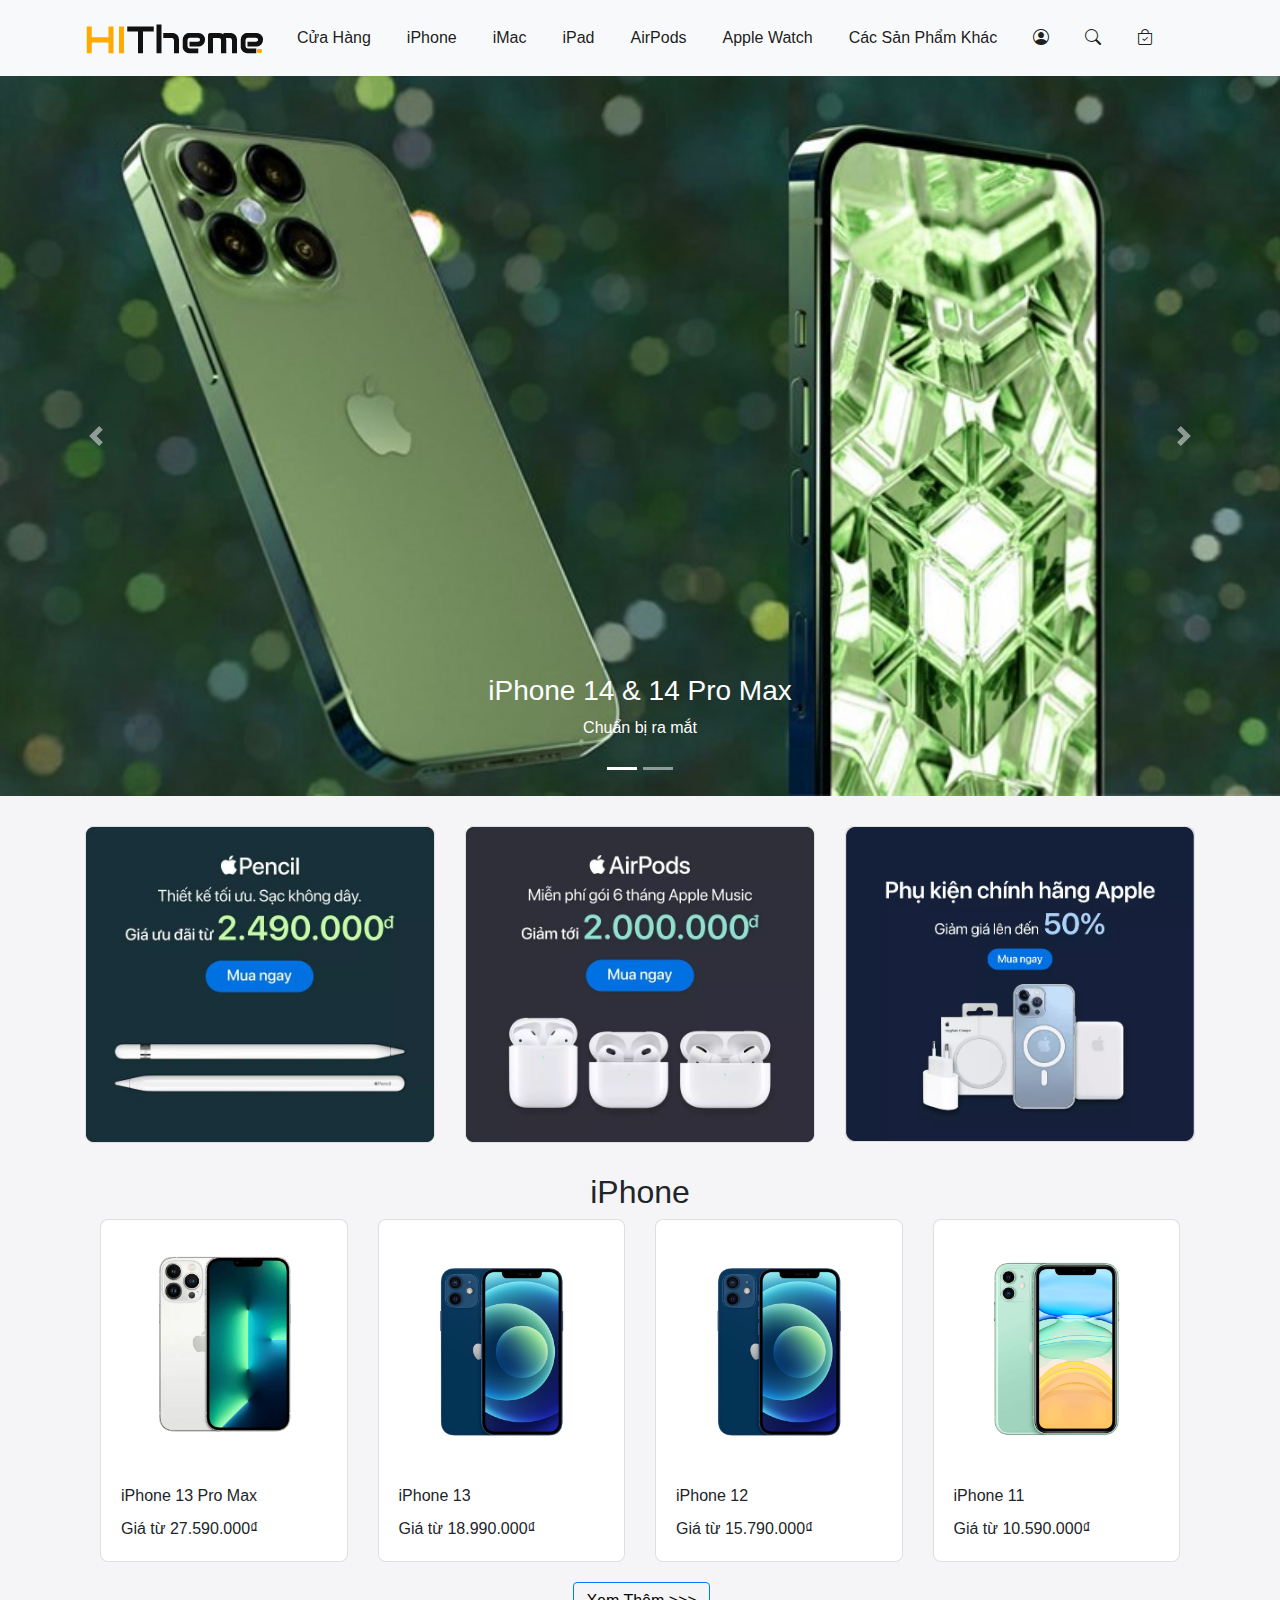
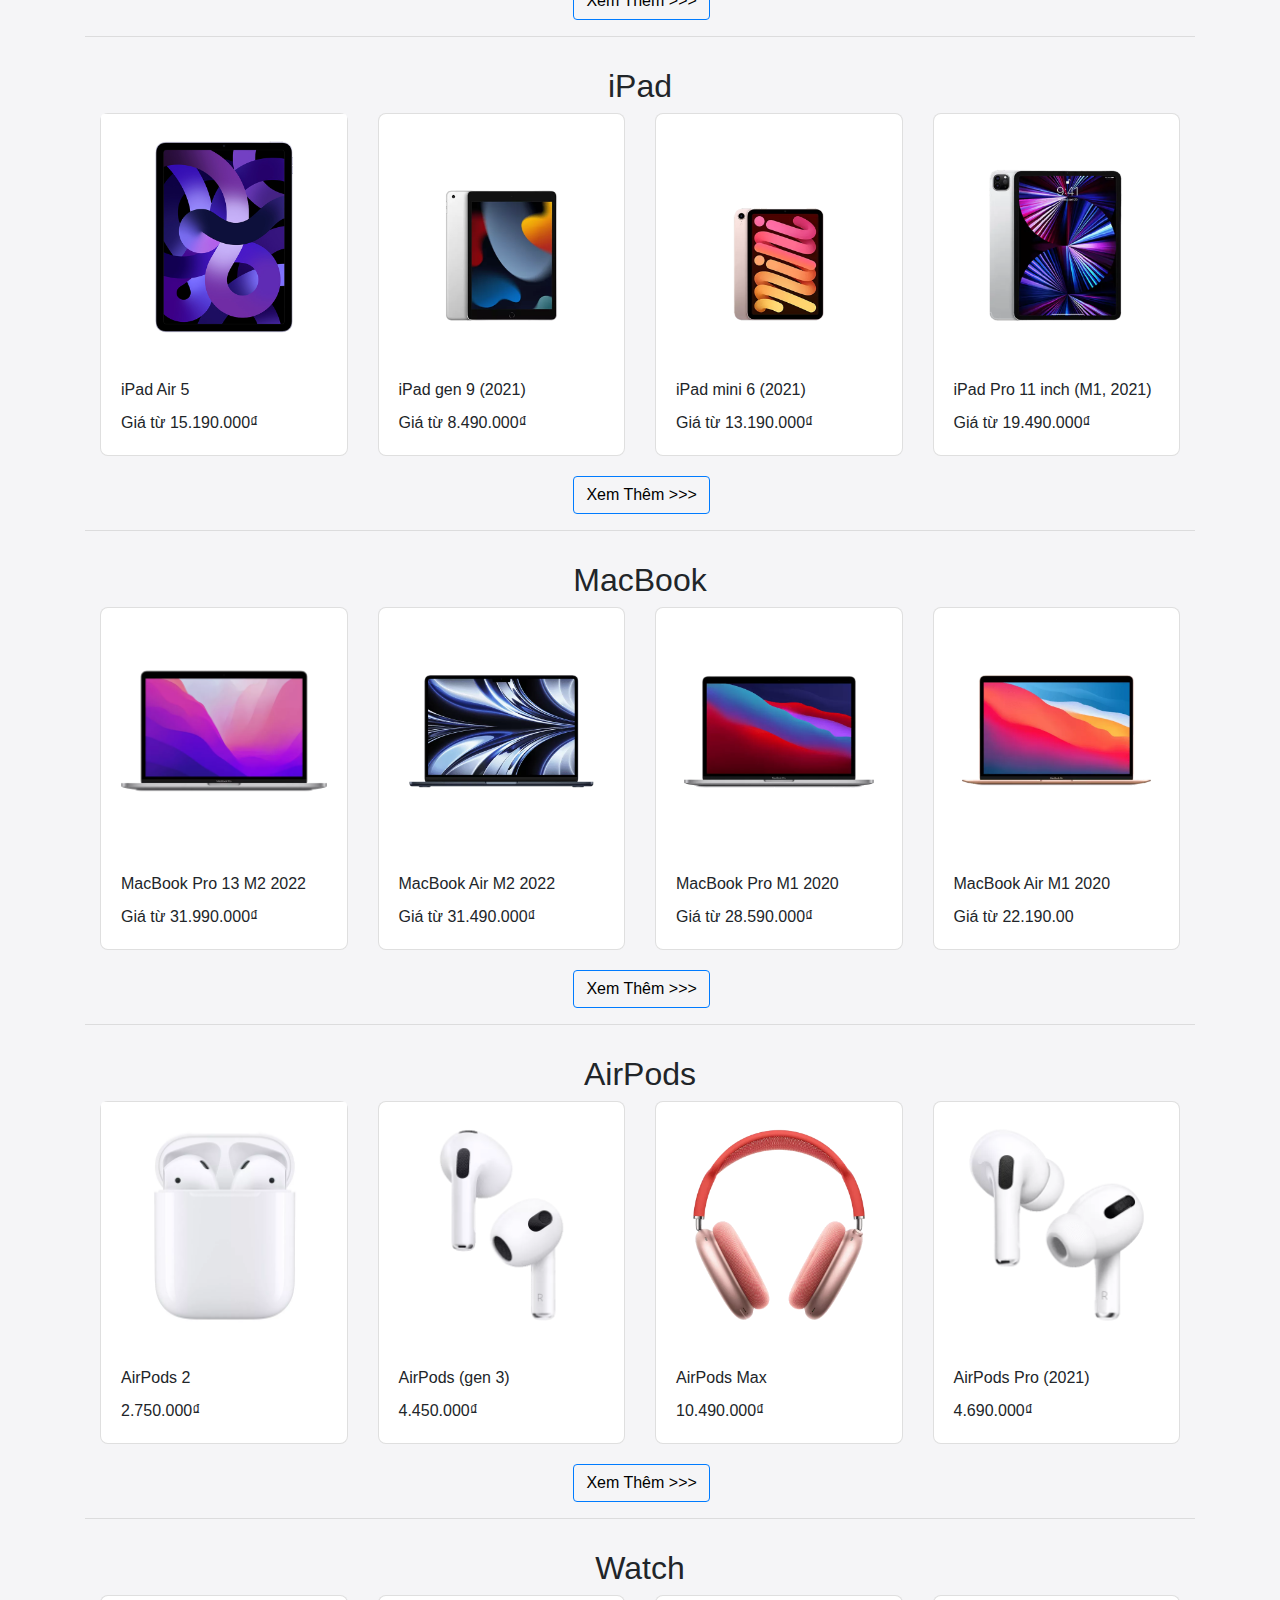
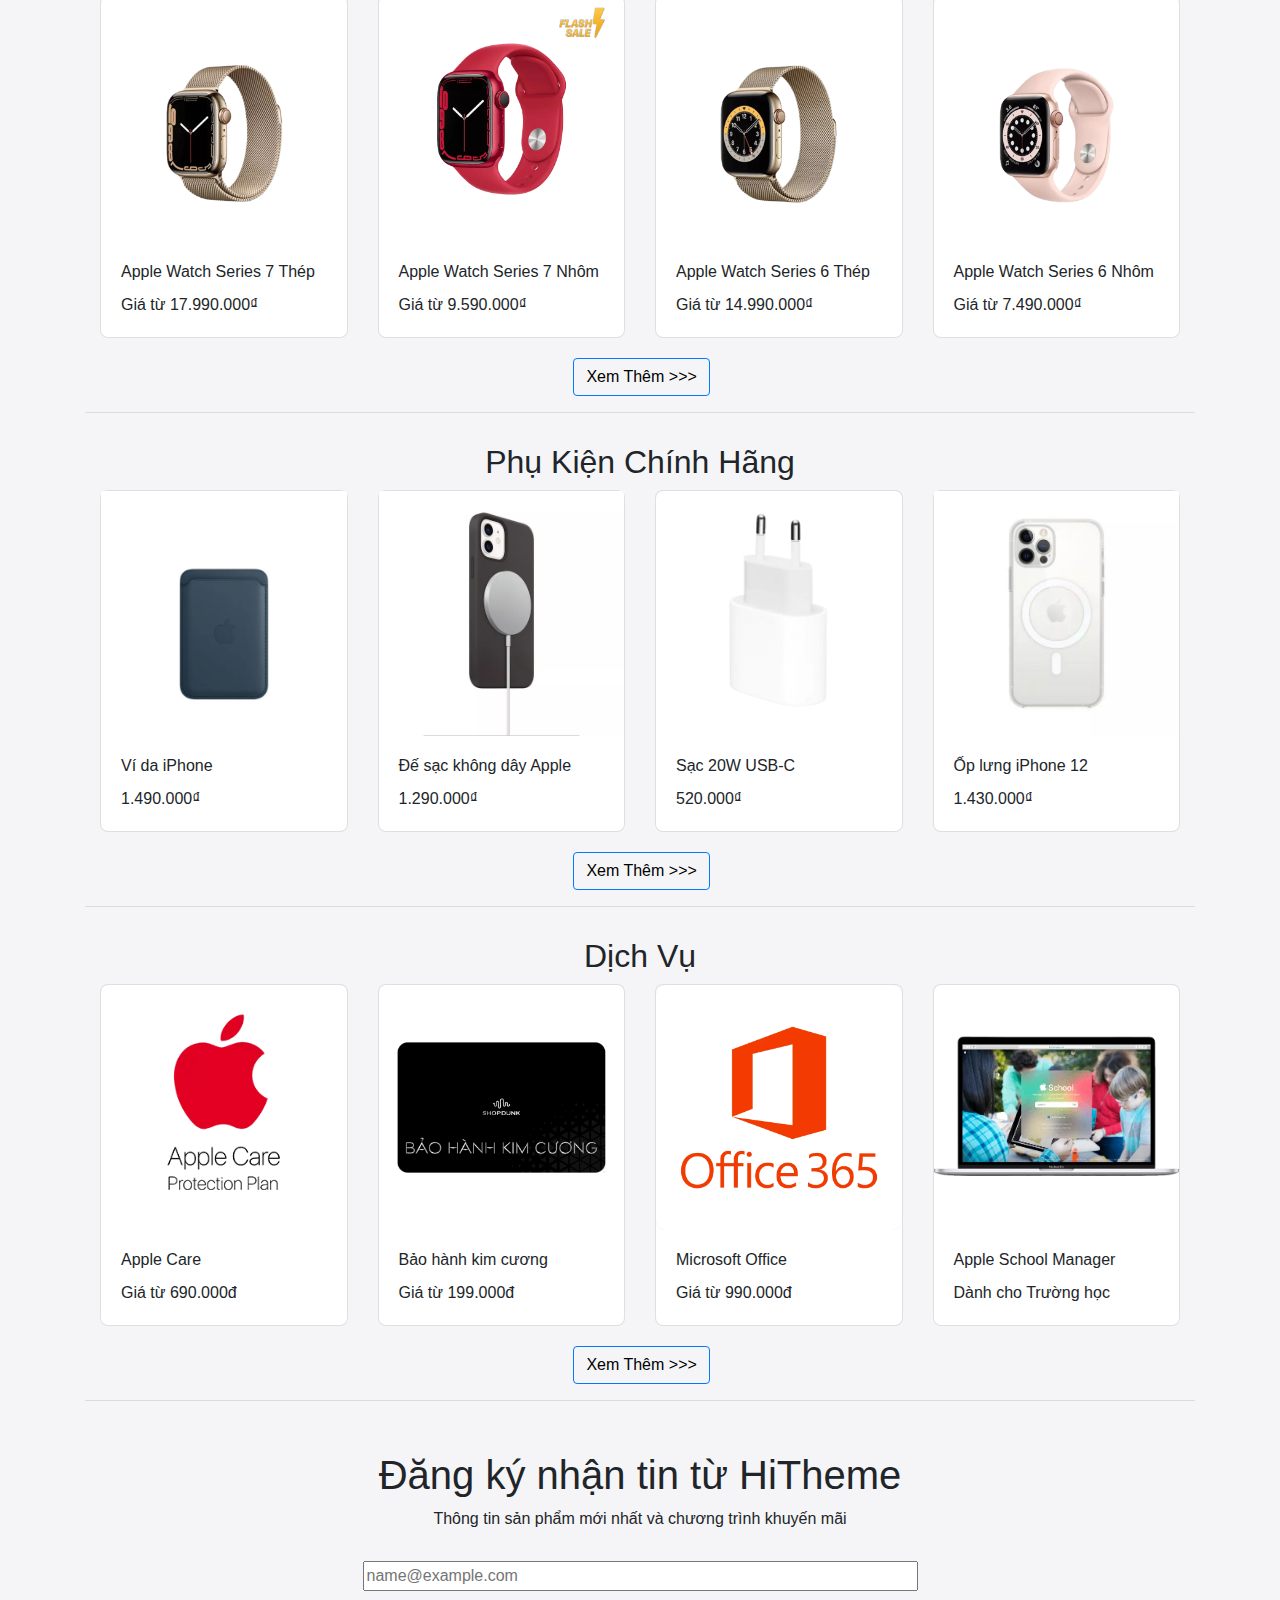
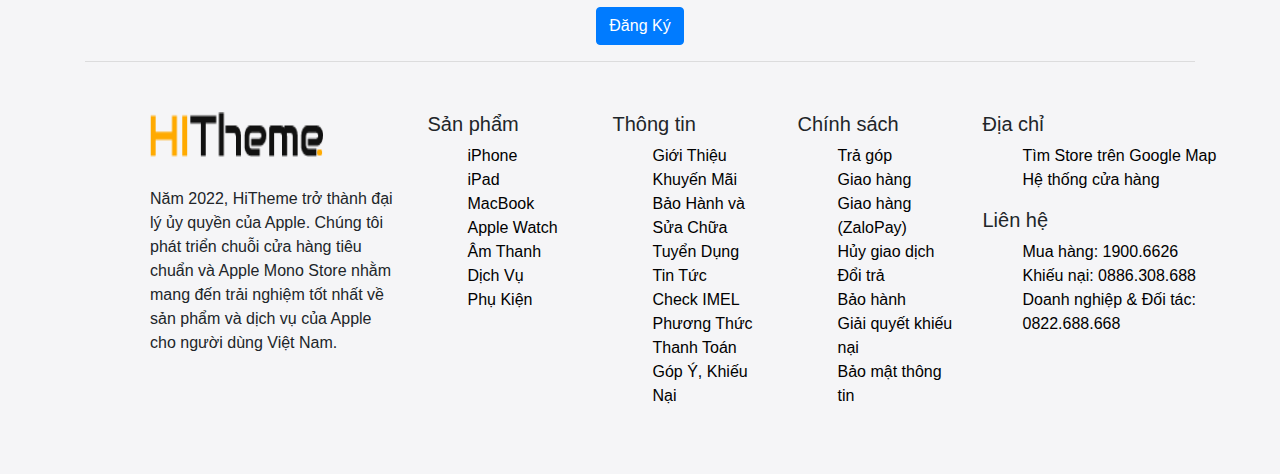
<file: index.html>
<!doctype html>
<html lang="en">

<head>
  <title>HiTheme</title>

  <meta charset="utf-8">
  <meta name="viewport" content="width=device-width, initial-scale=1, shrink-to-fit=no">
  <link rel="stylesheet" href="https://stackpath.bootstrapcdn.com/bootstrap/4.3.1/css/bootstrap.min.css"
    integrity="sha384-ggOyR0iXCbMQv3Xipma34MD+dH/1fQ784/j6cY/iJTQUOhcWr7x9JvoRxT2MZw1T" crossorigin="anonymous">
  <link rel="stylesheet" href="css/trangchu.css">
  <link rel="stylesheet" href="https://cdn.jsdelivr.net/npm/bootstrap-icons@1.9.1/font/bootstrap-icons.css">
</head>

<body>
  <div id="header">
    <nav class="navbar navbar-expand-lg navbar-light bg-light container ">
      <div class="logo navbar-brand ">
        <a href="trangchu.html"> <img src="img/logo.png" alt=""> </a>
      </div>
      <button class="navbar-toggler" type="button" data-toggle="collapse" data-target="#navbarNav"
        aria-controls="navbarNav" aria-expanded="false" aria-label="Toggle navigation">
        <span class="navbar-toggler-icon"></span>
      </button>
      <div class="collapse navbar-collapse" id="navbarNav">
        <ul class="navbar-nav">
          <li class="nav-item active">
            <a class="nav-link" href="trangchu.html">Cửa Hàng</a>
          </li>
          <li class="nav-item active">
            <a class="nav-link" href="iphone.html">iPhone</a>
          </li>
          <li class="nav-item active">
            <a class="nav-link" href="imac.html">iMac</a>
          </li>
          <li class="nav-item active">
            <a class="nav-link" href="ipad.html">iPad</a>
          </li>
          <li class="nav-item active">
            <a class="nav-link" href="airpod.html">AirPods</a>
          </li>
          <li class="nav-item active">
            <a class="nav-link" href="applewatch.html">Apple Watch</a>
          </li>
          <li class="nav-item active">
            <a class="nav-link" href="other.html">Các Sản Phẩm Khác</a>
          </li>
          <div class="icon-nav  dropdown navbar-nav">
            <li class="nav-item active">
              <a class="nav-link dropbtn" href="login.html"><i class="bi bi-person-circle"></i></a>
            </li>
            <li class="nav-item active">
              <!-- <li><input  type="text" placeholder="Bạn tìm gì...."><i class="bi bi-search"></i></li> -->
              <a class="nav-link" href="#"><i class="bi bi-search"></i></a>
            </li>
            <li class="nav-item active">
              <a class="nav-link" href="giohang.html"><i class="bi bi-bag-check"></i></a>
            </li>
          </div>
        </ul>
      </div>
    </nav>
  </div>
  <div class="main">
    <div class="slider">
      <div id="carouselId" class="carousel slide" data-ride="carousel">
        <ol class="carousel-indicators">
          <li data-target="#carouselId" data-slide-to="0" class="active"></li>
          <li data-target="#carouselId" data-slide-to="1"></li>
        </ol>
        <div class="carousel-inner" role="listbox">
          <div class="carousel-item active">
            <img src="img/img3.jpeg" class=" h-100 w-100" alt="First slide">
            <div class="carousel-caption d-none d-md-block">
              <h3>iPhone 14 & 14 Pro Max</h3>
              <p>Chuẩn bị ra mắt</p>
            </div>
          </div>
          <div class="carousel-item">
            <img src="img/img2.jpg" class="h-100 w-100" alt="Third slide">
            <div class="carousel-caption d-none d-md-block">
              <h3>iPhone 13</h3>
              <p>Đẳng cấp thương hiệu</p>
            </div>
          </div>
        </div>
        <a class="carousel-control-prev" href="#carouselId" role="button" data-slide="prev">
          <span class="carousel-control-prev-icon" aria-hidden="true"></span>
          <span class="sr-only">Previous</span>
        </a>
        <a class="carousel-control-next" href="#carouselId" role="button" data-slide="next">
          <span class="carousel-control-next-icon" aria-hidden="true"></span>
          <span class="sr-only">Next</span>
        </a>
      </div>
    </div>
  </div>
  <div class="advertise container contai">
    <div class="row">
      <div class="col-md-4">
        <a href="#">
          <div class="card text-left">
            <img class="card-img-top" src="img/Pen.webp" alt="">
          </div>
        </a>
      </div>
      <div class="col-md-4">
        <a href="#">
          <div class="card text-left">
            <img class="card-img-top" src="img/AirPods.webp" alt="">
          </div>
        </a>
      </div>
      <div class="col-md-4">
        <a href="#">
          <div class="card text-left">
            <img class="card-img-top" src="img/Bonus-Banner_PC-774x700-copy-4.webp" alt="">
          </div>
        </a>
      </div>
    </div>
    <div class="iphone container contai">
      <h2 class="container contai">iPhone</h2>
      <div class="row">
        <div class="col-md-3">
          <a href="chitietsanpham.html">
            <div class="card text-left">
              <img class="card-img-top" src="img/13promax.webp" alt=""></a>
              <div class="card-body">
                <h4 class="card-title">iPhone 13 Pro Max
                </h4>
                <p class="card-text">
                  Giá từ 27.590.000₫
                </p>
              </div>
            </div>
          
        </div>
        <div class="col-md-3">
          <a href="details.html">
            <div class="card text-left">
              <img class="card-img-top" src="img/ip12.png" alt="">
            </a>
              <div class="card-body">
                <h4 class="card-title">iPhone 13
                </h4>
                <p class="card-text">
                  Giá từ 18.990.000₫
                </p>
              </div>
            </div>
        </div>
        <div class="col-md-3">
          <a href="#">
            <div class="card text-left">
              <img class="card-img-top" src="img/ip12.png" alt="">
            </a>
              <div class="card-body">
                <h4 class="card-title">iPhone 12
                </h4>
                <p class="card-text">
                  Giá từ 15.790.000₫
                </p>
              </div>
            </div>
        </div>
        <div class="col-md-3">
          <a href="#">
            <div class="card text-left">
              <img class="card-img-top" src="img/ip11.png" alt="">
          </a>
              <div class="card-body">
                <h4 class="card-title">iPhone 11
                </h4>
                <p class="card-text">
                  Giá từ 10.590.000₫
                </p>
              </div>
            </div>
        </div>
      </div>
    </div>
    <button style="margin-top:20px; margin-left:44%" type="button" class="btn btn-outline-primary"><a
        href="product.html">Xem Thêm >>></a></button>
    <hr>
    <div class="ipad container contai">
      <h2 class="container contai">iPad</h2>
      <div class="row">
        <div class="col-md-3">
          <a href="#">
            <div class="card text-left">
              <img class="card-img-top" src="img/ipair5.jpg" alt="">
            </a>
              <div class="card-body">
                <h4 class="card-title">iPad Air 5
                </h4>
                <p class="card-text">
                  Giá từ 15.190.000₫
                </p>
              </div>
            </div>
        </div>
        <div class="col-md-3">
          <a href="#">
            <div class="card text-left">
              <img class="card-img-top" src="img/ipad-gen-9.webp" alt="">
            </a>
              <div class="card-body">
                <h4 class="card-title">iPad gen 9 (2021)
                </h4>
                <p class="card-text">
                  Giá từ 8.490.000₫
                </p>
              </div>
            </div>
        </div>
        <div class="col-md-3">
          <a href="#">
            <div class="card text-left">
              <img class="card-img-top" src="img/ipad-mini-6.webp" alt="">
            </a>
              <div class="card-body">
                <h4 class="card-title">iPad mini 6 (2021)
                </h4>
                <p class="card-text">
                  Giá từ 13.190.000₫
                </p>
              </div>
            </div>
        </div>
        <div class="col-md-3">
          <a href="#">
            <div class="card text-left">
              <img class="card-img-top" src="img/ipad-pro-m1-11-768x768-1.webp" alt="">
            </a>
              <div class="card-body">
                <h4 class="card-title">iPad Pro 11 inch (M1, 2021)
                </h4>
                <p class="card-text">
                  Giá từ 19.490.000₫
                </p>
              </div>
            </div>
        </div>
      </div>
    </div>

    <button style="margin-top:20px; margin-left:44%" type="button" class="btn btn-outline-primary"><a href="">Xem Thêm
        >>></a></button>
    <hr>
    <div class="mac container contai">
      <h2 class="container contai">MacBook</h2>
      <div class="row">
        <div class="col-md-3">
          <a href="#">
            <div class="card text-left">
              <img class="card-img-top" src="img/mac-m2-1.webp" alt="">
            </a>
              <div class="card-body">
                <h4 class="card-title">MacBook Pro 13 M2 2022
                </h4>
                <p class="card-text">
                  Giá từ 31.990.000₫
                </p>
              </div>
            </div>
        </div>
        <div class="col-md-3">
          <a href="#">
            <div class="card text-left">
              <img class="card-img-top" src="img/MacBook_Air_M1_Silver-1-1.webp" alt="">
            </a>
              <div class="card-body">
                <h4 class="card-title">MacBook Air M2 2022
                </h4>
                <p class="card-text">
                  Giá từ 31.490.000₫
                </p>
              </div>
            </div>
        </div>
        <div class="col-md-3">
          <a href="#">
            <div class="card text-left">
              <img class="card-img-top" src="img/MacBook-Pro-M1-2020.webp" alt="">
            </a>
              <div class="card-body">
                <h4 class="card-title">MacBook Pro M1 2020
                </h4>
                <p class="card-text">
                  Giá từ 28.590.000₫
                </p>
              </div>
            </div>
        </div>
        <div class="col-md-3">
          <a href="#">
            <div class="card text-left">
              <img class="card-img-top" src="img/MacBook-Air-M1-2020.webp" alt="">
            </a>
              <div class="card-body">
                <h4 class="card-title">MacBook Air M1 2020
                </h4>
                <p class="card-text">
                  Giá từ 22.190.00
                </p>
              </div>
            </div>
        </div>
      </div>
    </div>
    <button style="margin-top:20px; margin-left:44%" type="button" class="btn btn-outline-primary"><a href="">Xem Thêm
        >>></a></button>
    <hr>
    <div class="airpod container contai">
      <h2 class="container contai">AirPods</h2>
      <div class="row">
        <div class="col-md-3">
          <a href="#">
            <div class="card text-left">
              <img class="card-img-top" src="img/airpod2.webp" alt="">
            </a>
              <div class="card-body">
                <h4 class="card-title">AirPods 2
                </h4>
                <p class="card-text">
                  2.750.000₫
                </p>
              </div>
            </div>
        </div>
        <div class="col-md-3">
          <a href="#">
            <div class="card text-left">
              <img class="card-img-top" src="img/AirPods_3rd_Gen_PDP_Image_Position-2__VN-removebg-preview.webp" alt="">
            </a>
              <div class="card-body">
                <h4 class="card-title"> AirPods (gen 3)
                </h4>
                <p class="card-text">
                  4.450.000₫
                </p>
              </div>
            </div>
        </div>
        <div class="col-md-3">
          <a href="#">
            <div class="card text-left">
              <img class="card-img-top" src="img/AirPods-Max-1.webp" alt="">
            </a>
              <div class="card-body">
                <h4 class="card-title">AirPods Max
                </h4>
                <p class="card-text">
                  10.490.000₫
                </p>
              </div>
            </div>
        </div>
        <div class="col-md-3">
          <a href="#">
            <div class="card text-left">
              <img class="card-img-top" src="img/airpods_pro_2021.webp" alt="">
            </a>
              <div class="card-body">
                <h4 class="card-title">AirPods Pro (2021)
                </h4>
                <p class="card-text">
                  4.690.000₫
                </p>
              </div>
            </div>
        </div>
      </div>
    </div>
    <button style="margin-top:20px; margin-left:44%" type="button" class="btn btn-outline-primary"><a href="">Xem Thêm
        >>></a></button>
    <hr>
    <div class="watch container contai">
      <h2 class="container contai">Watch</h2>
      <div class="row">
        <div class="col-md-3">
          <a href="#">
            <div class="card text-left">
              <img class="card-img-top" src="img/watch-7-thep-1.webp" alt="">
            </a>
              <div class="card-body">
                <h4 class="card-title">Apple Watch Series 7 Thép
                </h4>
                <p class="card-text">
                  Giá từ 17.990.000₫
                </p>
              </div>
            </div>
        </div>
        <div class="col-md-3">
          <a href="#">
            <div class="card text-left">
              <img class="card-img-top" src="img/watch-7-nhom-1.webp" alt="">
            </a>
              <div class="card-body">
                <h4 class="card-title">Apple Watch Series 7 Nhôm
                </h4>
                <p class="card-text">
                  Giá từ 9.590.000₫
                </p>
              </div>
            </div>
        </div>
        <div class="col-md-3">
          <a href="#">
            <div class="card text-left">
              <img class="card-img-top" src="img/watch-6-thep-1.webp" alt="">
            </a>
              <div class="card-body">
                <h4 class="card-title">Apple Watch Series 6 Thép
                </h4>
                <p class="card-text">
                  Giá từ 14.990.000₫
                </p>
              </div>
            </div>
        </div>
        <div class="col-md-3">
          <a href="#">
            <div class="card text-left">
              <img class="card-img-top" src="img/watch-6-nhom-1.webp" alt="">
            </a>
              <div class="card-body">
                <h4 class="card-title">Apple Watch Series 6 Nhôm
                </h4>
                <p class="card-text">
                  Giá từ 7.490.000₫
                </p>
              </div>
            </div>
        </div>
      </div>
    </div>
    <button style="margin-top:20px; margin-left:44%" type="button" class="btn btn-outline-primary"><a href="">Xem Thêm
        >>></a></button>
    <hr>
    <div class="accessory container contai">
      <h2 class="container contai">Phụ Kiện Chính Hãng</h2>
      <div class="row">
        <div class="col-md-3">
          <a href="#">
            <div class="card text-left">
              <img class="card-img-top" src="img/vidaiphone.webp" alt="">
            </a>
              <div class="card-body">
                <h4 class="card-title">Ví da iPhone
                </h4>
                <p class="card-text">
                  1.490.000₫
                </p>
              </div>
            </div>
        </div>
        <div class="col-md-3">
          <a href="#">
            <div class="card text-left">
              <img class="card-img-top" src="img/xacmagsafe.webp" alt="">
            </a>
              <div class="card-body">
                <h4 class="card-title">Đế sạc không dây Apple
                </h4>
                <p class="card-text">
                  1.290.000₫
                </p>
              </div>
            </div>
        </div>
        <div class="col-md-3">
          <a href="#">
            <div class="card text-left">
              <img class="card-img-top" src="img/sac20w.webp" alt="">
            </a>
              <div class="card-body">
                <h4 class="card-title">Sạc 20W USB-C
                </h4>
                <p class="card-text">
                  520.000₫
                </p>
              </div>
            </div>
        </div>
        <div class="col-md-3">
          <a href="#">
            <div class="card text-left">
              <img class="card-img-top" src="img/oplung.webp" alt="">
            </a>
              <div class="card-body">
                <h4 class="card-title">Ốp lưng iPhone 12
                </h4>
                <p class="card-text">
                  1.430.000₫
                </p>
              </div>
            </div>
        </div>
      </div>
    </div>
    <button style="margin-top:20px; margin-left:44%" type="button" class="btn btn-outline-primary"><a href="">Xem Thêm
        >>></a></button>
    <hr>
    <div class="service container contai">
      <h2 class="container contai">Dịch Vụ</h2>
      <div class="row">
        <div class="col-md-3">
          <a href="#">
            <div class="card text-left">
              <img class="card-img-top" src="img/apple-care.webp" alt="">
            </a>
              <div class="card-body">
                <h4 class="card-title">Apple Care
                </h4>
                <p class="card-text">
                  Giá từ 690.000đ
                </p>
              </div>
            </div>
        </div>
        <div class="col-md-3">
          <a href="#">
            <div class="card text-left">
              <img class="card-img-top" src="img/BHKC-02-1-1536x1536.webp" alt="">
            </a>
              <div class="card-body">
                <h4 class="card-title">Bảo hành kim cương
                </h4>
                <p class="card-text">
                  Giá từ 199.000đ
                </p>
              </div>
            </div>
        </div>
        <div class="col-md-3">
          <a href="#">
            <div class="card text-left">
              <img class="card-img-top" src="img/Microsoft-Office-1.webp" alt="">
            </a>
              <div class="card-body">
                <h4 class="card-title">Microsoft Office
                </h4>
                <p class="card-text">
                  Giá từ 990.000đ
                </p>
              </div>
            </div>
        </div>
        <div class="col-md-3">
          <a href="#">
            <div class="card text-left">
              <img class="card-img-top" src="img/Apple-school-manager-1.webp" alt="">
            </a>
              <div class="card-body">
                <h4 class="card-title">Apple School Manager
                </h4>
                <p class="card-text">
                  Dành cho Trường học
                </p>
              </div>
            </div>
        </div>
      </div>
    </div>
    <button style="margin-top:20px; margin-left:44%" type="button" class="btn btn-outline-primary"><a href="">Xem Thêm >>></a></button>
    <hr>
    <div class="receive-email">
      <h1>Đăng ký nhận tin từ HiTheme</h1>
      <span>Thông tin sản phẩm mới nhất và chương trình khuyến mãi</span>
      <input class="form-group w-50" for="exampleFormControlInput1" type="email" class="form-control"
        id="exampleFormControlInput1" placeholder="name@example.com">

      <button type="button" class="btn btn-primary">Đăng Ký</button>
    </div>
    <hr>
    <div class="footer container contai">
      <div class="row">
        <div class="col-md-3">
          <div class="nav-logo">
            <a href="#"><img style="width:173px ; height: 45px;" src="img/logo.png" alt=""></a>
          </div>
          <div class="contai">
            <span>Năm 2022, HiTheme trở thành đại lý ủy quyền của Apple. Chúng tôi phát triển chuỗi cửa
              hàng
              tiêu chuẩn và Apple Mono Store nhằm mang đến trải nghiệm tốt nhất về sản phẩm và dịch vụ của
              Apple cho người dùng Việt Nam.</span>
          </div>
        </div>

        <div class="col-md-2">
          <h5>Sản phẩm</h5>
          <ul>
            <li><a href="">iPhone</a></li>
            <li><a href="">iPad</a></li>
            <li><a href="">MacBook</a></li>
            <li><a href="">Apple Watch</a></li>
            <li><a href="">Âm Thanh</a></li>
            <li><a href="">Dịch Vụ</a></li>
            <li><a href="">Phụ Kiện</a></li>
          </ul>
        </div>
        <div class="col-md-2">
          <h5>Thông tin</h5>
          <ul>
            <li><a href="">Giới Thiệu</a></li>
            <li><a href="">Khuyến Mãi</a></li>
            <li><a href="">Bảo Hành và Sửa Chữa</a></li>
            <li><a href="">Tuyển Dụng</a></li>
            <li><a href="">Tin Tức</a></li>
            <li><a href="">Check IMEL</a></li>
            <li><a href="">Phương Thức Thanh Toán</a></li>
            <li><a href="">Góp Ý, Khiếu Nại</a></li>
          </ul>
        </div>
        <div class="col-md-2">
          <h5>Chính sách</h5>
          <ul>
            <li><a href="">Trả góp</a></li>
            <li><a href="">Giao hàng</a></li>
            <li><a href="">Giao hàng (ZaloPay)</a></li>
            <li><a href="">Hủy giao dịch</a></li>
            <li><a href="">Đổi trả</a></li>
            <li><a href="">Bảo hành</a></li>
            <li><a href="">Giải quyết khiếu nại</a></li>
            <li><a href="">Bảo mật thông tin</a></li>
          </ul>
        </div>
        <div class="col-md-3">
          <h5>Địa chỉ</h5>
          <ul>
            <li><a
                href="https://www.google.com/maps/search/ShopDuck/@10.9239793,106.6048545,13z/data=!3m1!4b1?hl=vi-VN">Tìm
                Store trên Google Map</a></li>
            <li><a href="">Hệ thống cửa hàng</a></li>
          </ul>
          <h5>Liên hệ</h5>
          <ul>
            <li><a href="">Mua hàng: 1900.6626</a></li>
            <li><a href="">Khiếu nại: 0886.308.688</a></li>
            <li><a href="">Doanh nghiệp & Đối tác: 0822.688.668</a></li>
          </ul>
        </div>
      </div>
    </div>


    <script src="js/giohang.js"></script>
    <script src="https://code.jquery.com/jquery-3.3.1.slim.min.js"
      integrity="sha384-q8i/X+965DzO0rT7abK41JStQIAqVgRVzpbzo5smXKp4YfRvH+8abtTE1Pi6jizo"
      crossorigin="anonymous"></script>
    <script src="https://cdnjs.cloudflare.com/ajax/libs/popper.js/1.14.7/umd/popper.min.js"
      integrity="sha384-UO2eT0CpHqdSJQ6hJty5KVphtPhzWj9WO1clHTMGa3JDZwrnQq4sF86dIHNDz0W1"
      crossorigin="anonymous"></script>
    <script src="https://stackpath.bootstrapcdn.com/bootstrap/4.3.1/js/bootstrap.min.js"
      integrity="sha384-JjSmVgyd0p3pXB1rRibZUAYoIIy6OrQ6VrjIEaFf/nJGzIxFDsf4x0xIM+B07jRM"
      crossorigin="anonymous"></script>
</body>

</html>
</file>
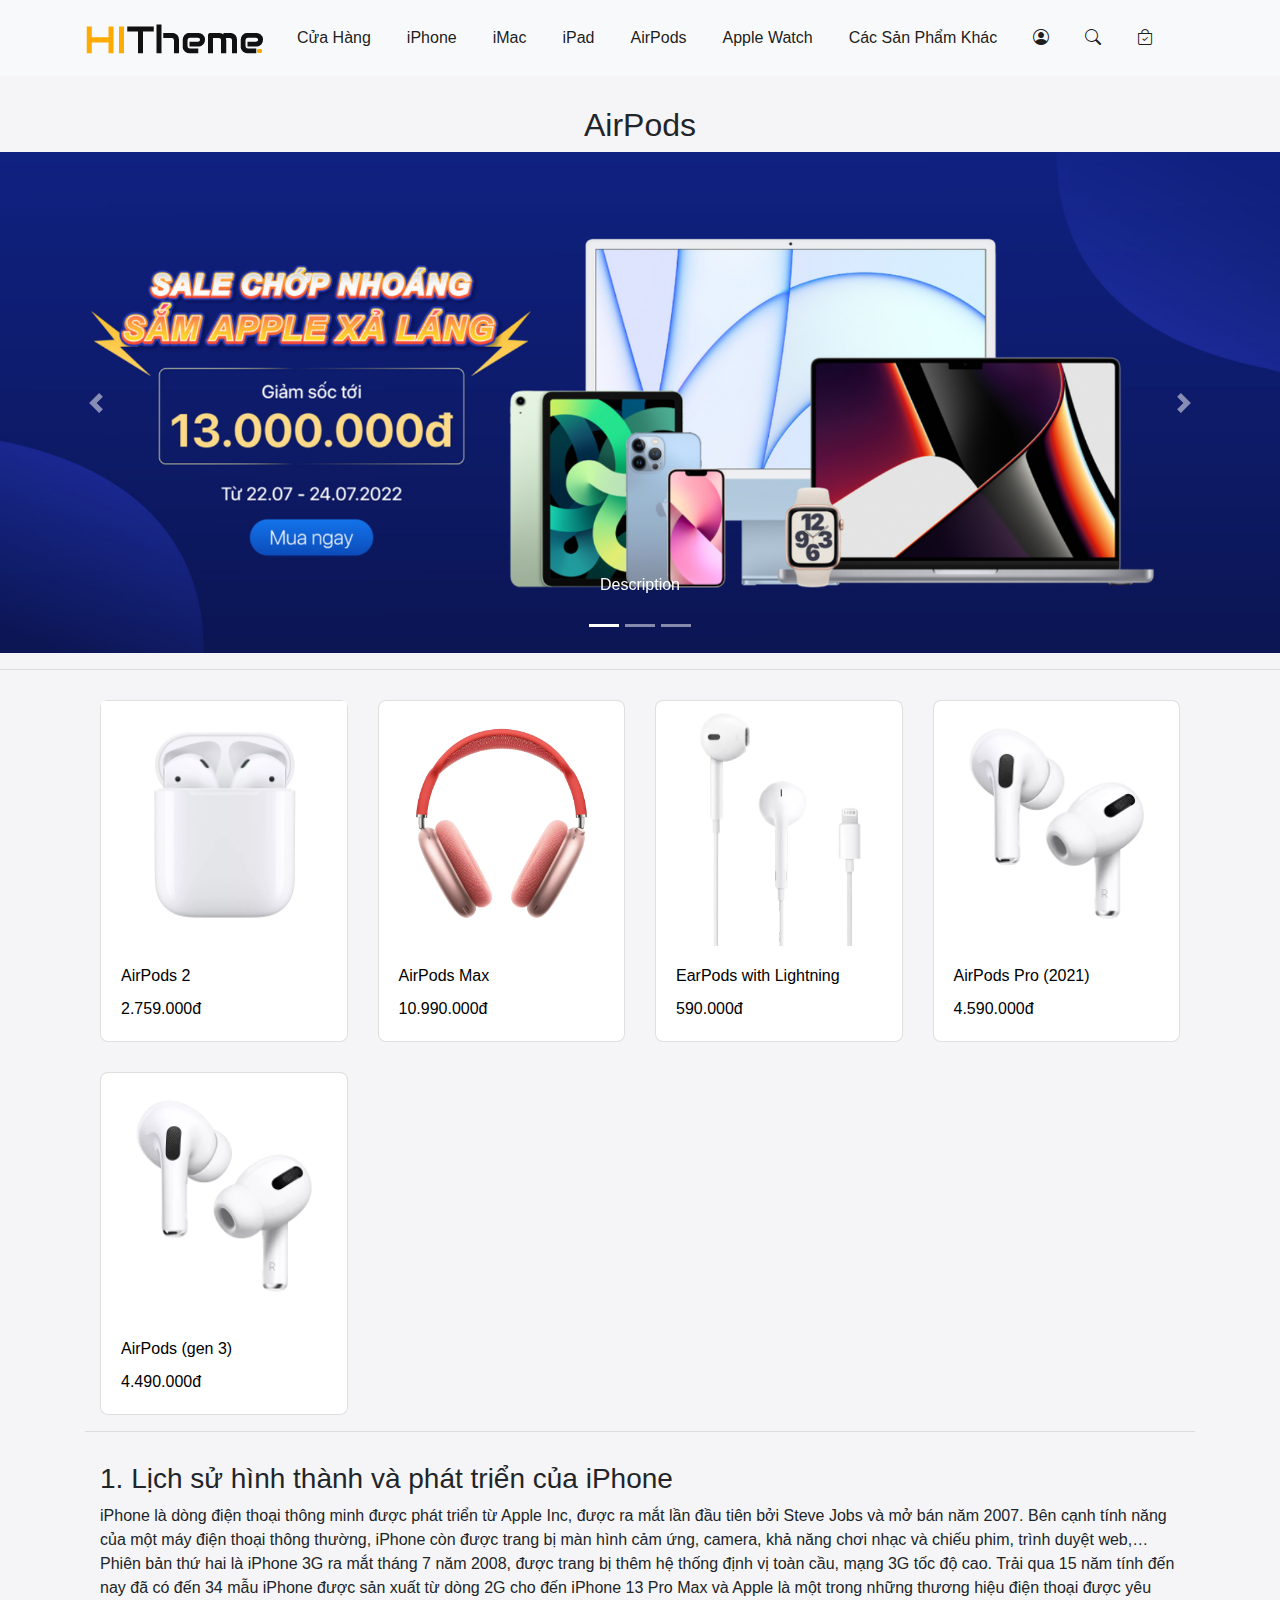
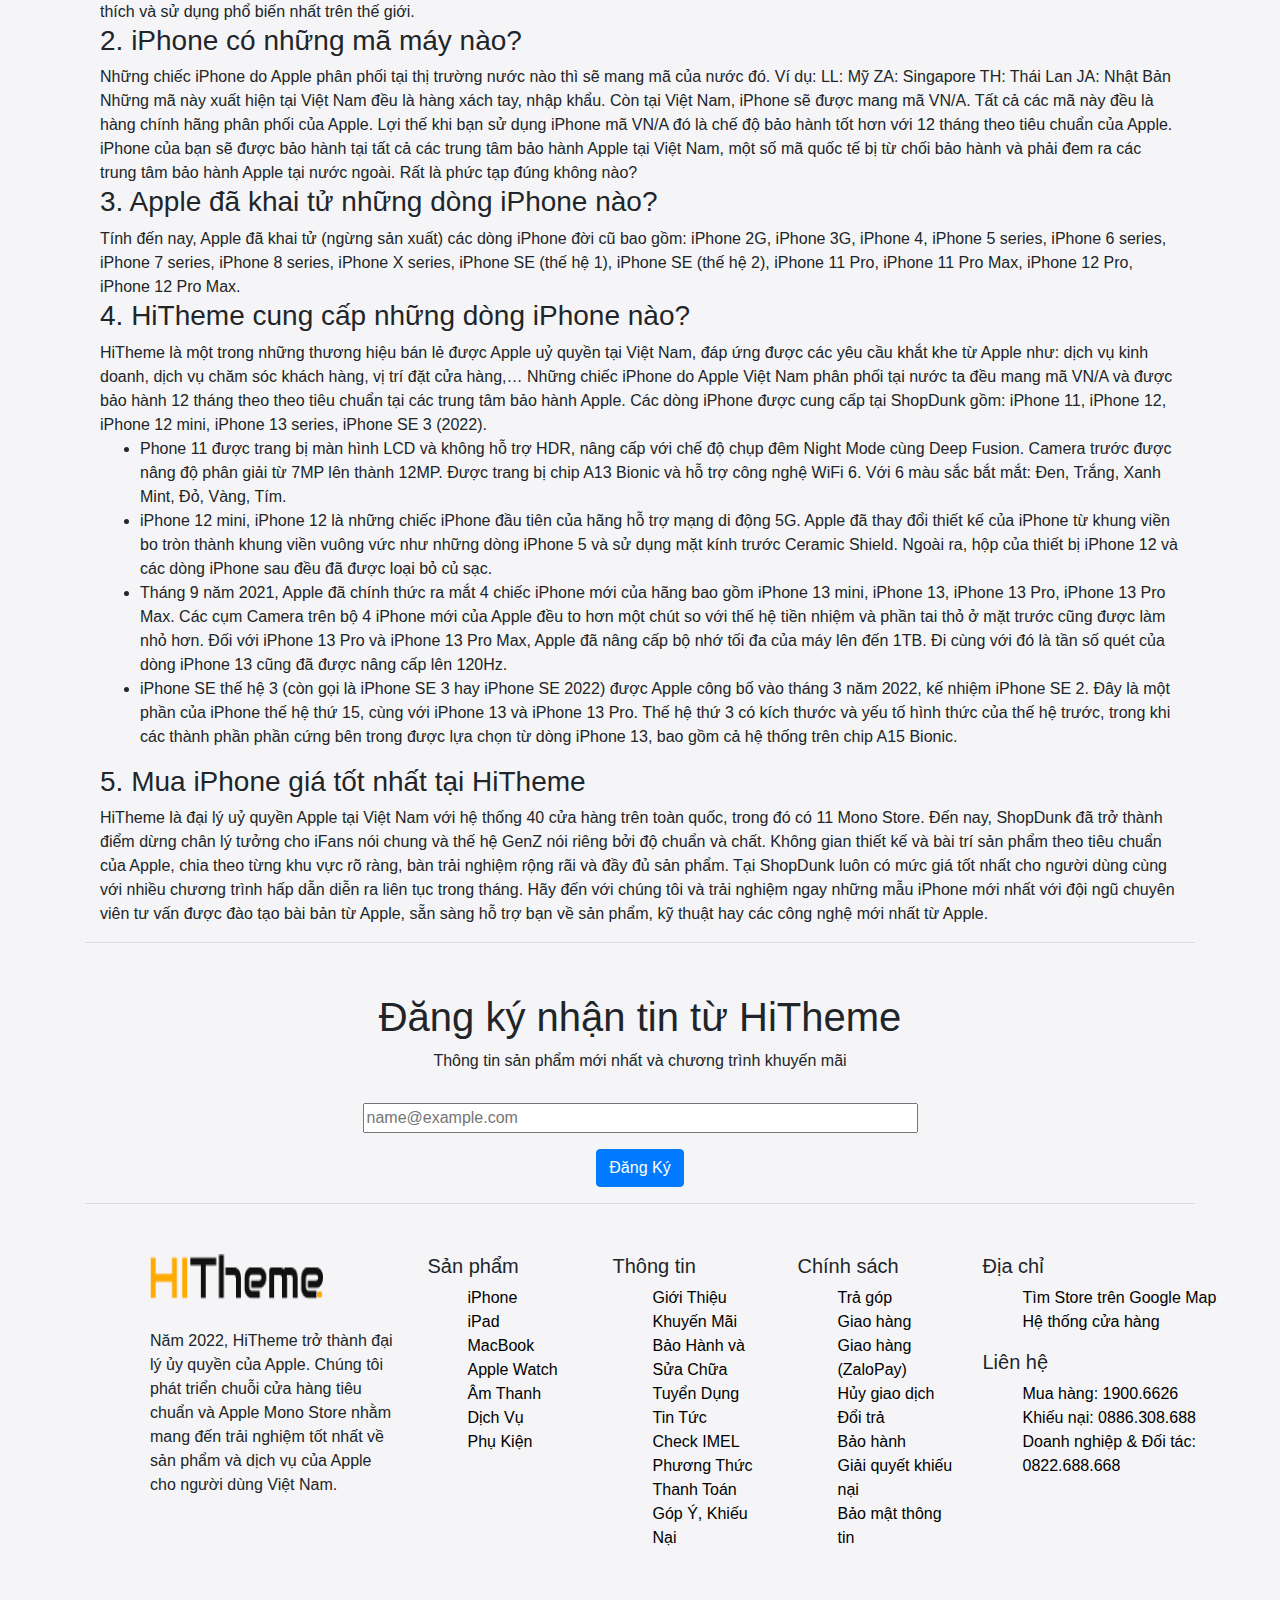
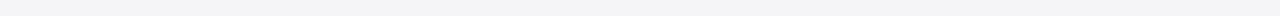
<file: airpod.html>
<!doctype html>
<html lang="en">
  <head>
    <title>Title</title>
    <!-- Required meta tags -->
    <meta charset="utf-8">
    <meta name="viewport" content="width=device-width, initial-scale=1, shrink-to-fit=no">

    <!-- Bootstrap CSS -->
    <link rel="stylesheet" href="https://cdn.jsdelivr.net/npm/bootstrap-icons@1.9.1/font/bootstrap-icons.css">
    <link rel="stylesheet" href="https://stackpath.bootstrapcdn.com/bootstrap/4.3.1/css/bootstrap.min.css" integrity="sha384-ggOyR0iXCbMQv3Xipma34MD+dH/1fQ784/j6cY/iJTQUOhcWr7x9JvoRxT2MZw1T" crossorigin="anonymous">
    <link rel="stylesheet" href="css/iphone.css">
</head>
  <body>
    <div id="header">
        <nav class="navbar navbar-expand-lg navbar-light bg-light container ">
            <div class="logo navbar-brand ">
              <a href="trangchu.html"> <img src="img/logo.png" alt=""> </a>
            </div>
            <button class="navbar-toggler" type="button" data-toggle="collapse" data-target="#navbarNav"
              aria-controls="navbarNav" aria-expanded="false" aria-label="Toggle navigation">
              <span class="navbar-toggler-icon"></span>
            </button>
            <div class="collapse navbar-collapse" id="navbarNav">
              <ul class="navbar-nav">
                <li class="nav-item active">
                  <a class="nav-link" href="index.html">Cửa Hàng</a>
                </li>
                <li class="nav-item active">
                  <a class="nav-link" href="iphone.html">iPhone</a>
                </li>
                <li class="nav-item active">
                  <a class="nav-link" href="imac.html">iMac</a>
                </li>
                <li class="nav-item active">
                  <a class="nav-link" href="ipad.html">iPad</a>
                </li>
                <li class="nav-item active">
                  <a class="nav-link" href="airpod.html">AirPods</a>
                </li>
                <li class="nav-item active">
                  <a class="nav-link" href="applewatch.html">Apple Watch</a>
                </li>
                <li class="nav-item active">
                  <a class="nav-link" href="other.html">Các Sản Phẩm Khác</a>
                </li>
                <div class="icon-nav navbar-nav">
                  <li class="nav-item active">
                    <a class="nav-link" href="login.html"><i class="bi bi-person-circle"></i></a>
                  </li>
                  <li class="nav-item active">
                    <a class="nav-link" href="#"><i class="bi bi-search"></i></a>
                  </li>
                  <li class="nav-item active">
                    <a class="nav-link" href="giohang.html"><i class="bi bi-bag-check"></i></a>
                  </li>
                </div>
              </ul>
            </div>
          </nav>
      </div>
      <div class="main">
        <h2 class="container contai" style="text-align: center;">AirPods</h2>
        <div id="carouselId" class="carousel slide" data-ride="carousel">
            <ol class="carousel-indicators">
                <li data-target="#carouselId" data-slide-to="0" class="active"></li>
                <li data-target="#carouselId" data-slide-to="1"></li>
                <li data-target="#carouselId" data-slide-to="2"></li>
            </ol>
            <div class="carousel-inner" role="listbox">
                <div class="carousel-item active">
                    <img src="img/slide.png" class="d-block w-100" alt="First slide">
                    <div class="carousel-caption d-none d-md-block">
                        <p>Description</p>
                    </div>
                </div>
                <div class="carousel-item">
                    <img src="img/slide.png" class="d-block w-100" alt="Second slide">
                    <div class="carousel-caption d-none d-md-block">
                        <p>Description</p>
                    </div>
                </div>
                <div class="carousel-item">
                    <img src="img/slide.png" class="d-block w-100" alt="Third slide">
                    <div class="carousel-caption d-none d-md-block">
                        <p>Description</p>
                    </div>
                </div>
            </div>
            <a class="carousel-control-prev" href="#carouselId" role="button" data-slide="prev">
                <span class="carousel-control-prev-icon" aria-hidden="true"></span>
                <span class="sr-only">Previous</span>
            </a>
            <a class="carousel-control-next" href="#carouselId" role="button" data-slide="next">
                <span class="carousel-control-next-icon" aria-hidden="true"></span>
                <span class="sr-only">Next</span>
            </a>
        </div>
        <hr>
        <div class="advertise container contai">
            <div class="iphone container contai">
                <div class="row">
                    <div class="col-md-3">
                        <a href="chitietsanpham.html">
                            <div class="card text-left">
                                <img class="card-img-top" src="img/airpod2.webp" alt="">
                                <div class="card-body">
                                    <h4 class="card-title">
                                        AirPods 2
                                    </h4>
                                    <p class="card-text">
                                        2.759.000đ
                                    </p>
                                </div>
                            </div>
                        </a>
                    </div>
                    <div class="col-md-3">
                        <a href="chitietsanpham.html">
                            <div class="card text-left">
                                <img class="card-img-top" src="img/AirPods-Max-1.webp" alt="">
                                <div class="card-body">
                                    <h4 class="card-title">AirPods Max
                                    </h4>
                                    <p class="card-text">
                                        10.990.000đ
                                    </p>
                                </div>
                            </div>
                        </a>
                    </div>
                    <div class="col-md-3">
                        <a href="#">
                            <div class="card text-left">
                                <img class="card-img-top" src="img/tainghecoday.webp" alt="">
                                <div class="card-body">
                                    <h4 class="card-title">EarPods with Lightning</h4>
                                    <p class="card-text">
                                        590.000đ
                                    </p>
                                </div>
                            </div>
                        </a>
                    </div>
                    <div class="col-md-3">
                        <a href="#">
                            <div class="card text-left">
                                <img class="card-img-top" src="img/airpods_pro_2021.webp" alt="">
                                <div class="card-body">
                                    <h4 class="card-title">AirPods Pro (2021)
                                    </h4>
                                    <p class="card-text">
                                        4.590.000đ
                                    </p>
                                </div>
                            </div>
                        </a>
                    </div>
                    <div class="col-md-3">
                        <a href="#">
                            <div class="card cards text-left contai">
                                <img class="card-img-top" src="img/airpods_pro_2021.webp" alt="">
                                <div class="card-body">
                                    <h4 class="card-title">AirPods (gen 3)
                                    </h4>
                                    <p class="card-text">
                                        4.490.000đ
                                    </p>
                                </div>
                            </div>
                        </a>
                    </div>
                </div>
            </div>   
            <hr>
            <div class="container contai">
                <h3>1. Lịch sử hình thành và phát triển của iPhone</h3>
                <span>iPhone là dòng điện thoại thông minh được phát triển từ Apple Inc, được ra mắt lần đầu tiên bởi Steve Jobs và mở bán năm 2007. Bên cạnh tính năng của một máy điện thoại thông thường, iPhone còn được trang bị màn hình cảm ứng, camera, khả năng chơi nhạc và chiếu phim, trình duyệt web,… Phiên bản thứ hai là iPhone 3G ra mắt tháng 7 năm 2008, được trang bị thêm hệ thống định vị toàn cầu, mạng 3G tốc độ cao.</span>
                <span>Trải qua 15 năm tính đến nay đã có đến 34 mẫu iPhone được sản xuất từ dòng 2G cho đến iPhone 13 Pro Max và Apple là một trong những thương hiệu điện thoại được yêu thích và sử dụng phổ biến nhất trên thế giới.</span>
                <h3>2. iPhone có những mã máy nào?</h3>
                <span>Những chiếc iPhone do Apple phân phối tại thị trường nước nào thì sẽ mang mã của nước đó. 

                    Ví dụ: 
                    
                    LL: Mỹ
                    ZA: Singapore
                    TH: Thái Lan
                    JA: Nhật Bản
                    Những mã này xuất hiện tại Việt Nam đều là hàng xách tay, nhập khẩu. Còn tại Việt Nam, iPhone sẽ được mang mã VN/A. Tất cả các mã này đều là hàng chính hãng phân phối của Apple. Lợi thế khi bạn sử dụng iPhone mã VN/A đó là chế độ bảo hành tốt hơn với 12 tháng theo tiêu chuẩn của Apple.
                    
                    iPhone của bạn sẽ được bảo hành tại tất cả các trung tâm bảo hành Apple tại Việt Nam, một số mã quốc tế bị từ chối bảo hành và phải đem ra các trung tâm bảo hành Apple tại nước ngoài. Rất là phức tạp đúng không nào?</span>
                    <h3>3. Apple đã khai tử những dòng iPhone nào?</h3>
                    <span>Tính đến nay, Apple đã khai tử (ngừng sản xuất) các dòng iPhone đời cũ bao gồm: iPhone 2G, iPhone 3G, iPhone 4, iPhone 5 series, iPhone 6 series, iPhone 7 series, iPhone 8 series, iPhone X series, iPhone SE (thế hệ 1), iPhone SE (thế hệ 2), iPhone 11 Pro, iPhone 11 Pro Max, iPhone 12 Pro, iPhone 12 Pro Max.</span>
                    <h3>4. HiTheme cung cấp những dòng iPhone nào?</h3>
                    <span>HiTheme là một trong những thương hiệu bán lẻ được Apple uỷ quyền tại Việt Nam, đáp ứng được các yêu cầu khắt khe từ Apple như: dịch vụ kinh doanh, dịch vụ chăm sóc khách hàng, vị trí đặt cửa hàng,…

                        Những chiếc iPhone do Apple Việt Nam phân phối tại nước ta đều mang mã VN/A và được bảo hành 12 tháng theo theo tiêu chuẩn tại các trung tâm bảo hành Apple. Các dòng iPhone được cung cấp tại ShopDunk gồm: iPhone 11, iPhone 12, iPhone 12 mini, iPhone 13 series, iPhone SE 3 (2022). </span>
                        <ul>
                            <li><span>Phone 11 được trang bị màn hình LCD và không hỗ trợ HDR, nâng cấp với chế độ chụp đêm Night Mode cùng Deep Fusion. Camera trước được nâng độ phân giải từ 7MP lên thành 12MP. Được trang bị chip A13 Bionic và hỗ trợ công nghệ WiFi 6. Với 6 màu sắc bắt mắt: Đen, Trắng, Xanh Mint, Đỏ, Vàng, Tím. </span></li>
                            <li><span>iPhone 12 mini, iPhone 12 là những chiếc iPhone đầu tiên của hãng hỗ trợ mạng di động 5G. Apple đã thay đổi thiết kế của iPhone từ khung viền bo tròn thành khung viền vuông vức như những dòng iPhone 5 và sử dụng mặt kính trước Ceramic Shield. Ngoài ra, hộp của thiết bị iPhone 12 và các dòng iPhone sau đều đã được loại bỏ củ sạc.</span></li>
                            <li><span>Tháng 9 năm 2021, Apple đã chính thức ra mắt 4 chiếc iPhone mới của hãng bao gồm iPhone 13 mini, iPhone 13, iPhone 13 Pro, iPhone 13 Pro Max. Các cụm Camera trên bộ 4 iPhone mới của Apple đều to hơn một chút so với thế hệ tiền nhiệm và phần tai thỏ ở mặt trước cũng được làm nhỏ hơn. Đối với iPhone 13 Pro và iPhone 13 Pro Max, Apple đã nâng cấp bộ nhớ tối đa của máy lên đến 1TB. Đi cùng với đó là tần số quét của dòng iPhone 13 cũng đã được nâng cấp lên 120Hz.</span></li>
                            <li><span>iPhone SE thế hệ 3 (còn gọi là iPhone SE 3 hay iPhone SE 2022) được Apple công bố vào tháng 3 năm 2022, kế nhiệm iPhone SE 2. Đây là một phần của iPhone thế hệ thứ 15, cùng với iPhone 13 và iPhone 13 Pro. Thế hệ thứ 3 có kích thước và yếu tố hình thức của thế hệ trước, trong khi các thành phần phần cứng bên trong được lựa chọn từ dòng iPhone 13, bao gồm cả hệ thống trên chip A15 Bionic.</span></li>
                        </ul>
                        <h3>5. Mua iPhone giá tốt nhất tại HiTheme</h3>
                        <span>HiTheme là đại lý uỷ quyền Apple tại Việt Nam với hệ thống 40 cửa hàng trên toàn quốc, trong đó có 11 Mono Store. Đến nay, ShopDunk đã trở thành điểm dừng chân lý tưởng cho iFans nói chung và thế hệ GenZ nói riêng bởi độ chuẩn và chất. Không gian thiết kế và bài trí sản phẩm theo tiêu chuẩn của Apple, chia theo từng khu vực rõ ràng, bàn trải nghiệm rộng rãi và đầy đủ sản phẩm.

                            Tại ShopDunk luôn có mức giá tốt nhất cho người dùng cùng với nhiều chương trình hấp dẫn diễn ra liên tục trong tháng. Hãy đến với chúng tôi và trải nghiệm ngay những mẫu iPhone mới nhất với đội ngũ chuyên viên tư vấn được đào tạo bài bản từ Apple, sẵn sàng hỗ trợ bạn về sản phẩm, kỹ thuật hay các công nghệ mới nhất từ Apple.</span>
                    </div> 
                    <hr>        
            <div class="receive-email">
                <h1>Đăng ký nhận tin từ HiTheme</h1>
                <span>Thông tin sản phẩm mới nhất và chương trình khuyến mãi</span>
                <input class="form-group w-50" for="exampleFormControlInput1" type="email" class="form-control"
                    id="exampleFormControlInput1" placeholder="name@example.com">

                <button type="button" class="btn btn-primary">Đăng Ký</button>
            </div>
            <hr>
            <div class="footer container contai">
                <div class="row">
                    <div class="col-md-3">
                        <div class="nav-logo">
                            <a href="#"><img style="width:173px ; height: 45px;" src="img/logo.png" alt=""></a>
                        </div>
                        <div class="contai">
                        <span >Năm 2022, HiTheme trở thành đại lý ủy quyền của Apple. Chúng tôi phát triển chuỗi cửa
                            hàng
                            tiêu chuẩn và Apple Mono Store nhằm mang đến trải nghiệm tốt nhất về sản phẩm và dịch vụ của
                            Apple cho người dùng Việt Nam.</span>
                          </div>
                    </div>

                    <div class="col-md-2">
                        <h5>Sản phẩm</h5>
                        <ul>
                            <li><a href="">iPhone</a></li>
                            <li><a href="">iPad</a></li>
                            <li><a href="">MacBook</a></li>
                            <li><a href="">Apple Watch</a></li>
                            <li><a href="">Âm Thanh</a></li>
                            <li><a href="">Dịch Vụ</a></li>
                            <li><a href="">Phụ Kiện</a></li>
                        </ul>
                    </div>
                    <div class="col-md-2">
                        <h5>Thông tin</h5>
                        <ul>
                            <li><a href="">Giới Thiệu</a></li>
                            <li><a href="">Khuyến Mãi</a></li>
                            <li><a href="">Bảo Hành và Sửa Chữa</a></li>
                            <li><a href="">Tuyển Dụng</a></li>
                            <li><a href="">Tin Tức</a></li>
                            <li><a href="">Check IMEL</a></li>
                            <li><a href="">Phương Thức Thanh Toán</a></li>
                            <li><a href="">Góp Ý, Khiếu Nại</a></li>
                        </ul>
                    </div>
                    <div class="col-md-2">
                        <h5>Chính sách</h5>
                        <ul>
                            <li><a href="">Trả góp</a></li>
                            <li><a href="">Giao hàng</a></li>
                            <li><a href="">Giao hàng (ZaloPay)</a></li>
                            <li><a href="">Hủy giao dịch</a></li>
                            <li><a href="">Đổi trả</a></li>
                            <li><a href="">Bảo hành</a></li>
                            <li><a href="">Giải quyết khiếu nại</a></li>
                            <li><a href="">Bảo mật thông tin</a></li>
                        </ul>
                    </div>
                    <div class="col-md-3">
                        <h5>Địa chỉ</h5>
                        <ul>
                            <li><a href="https://www.google.com/maps/search/ShopDuck/@10.9239793,106.6048545,13z/data=!3m1!4b1?hl=vi-VN">Tìm Store trên Google Map</a></li>
                            <li><a href="">Hệ thống cửa hàng</a></li>
                        </ul>
                        <h5>Liên hệ</h5>
                        <ul>
                            <li><a href="">Mua hàng: 1900.6626</a></li>
                            <li><a href="">Khiếu nại: 0886.308.688</a></li>
                            <li><a href="">Doanh nghiệp & Đối tác: 0822.688.668</a></li>
                        </ul>
                    </div>
                </div>
            </div>
    <!-- Optional JavaScript -->
    <!-- jQuery first, then Popper.js, then Bootstrap JS -->
    <script src="https://code.jquery.com/jquery-3.3.1.slim.min.js" integrity="sha384-q8i/X+965DzO0rT7abK41JStQIAqVgRVzpbzo5smXKp4YfRvH+8abtTE1Pi6jizo" crossorigin="anonymous"></script>
    <script src="https://cdnjs.cloudflare.com/ajax/libs/popper.js/1.14.7/umd/popper.min.js" integrity="sha384-UO2eT0CpHqdSJQ6hJty5KVphtPhzWj9WO1clHTMGa3JDZwrnQq4sF86dIHNDz0W1" crossorigin="anonymous"></script>
    <script src="https://stackpath.bootstrapcdn.com/bootstrap/4.3.1/js/bootstrap.min.js" integrity="sha384-JjSmVgyd0p3pXB1rRibZUAYoIIy6OrQ6VrjIEaFf/nJGzIxFDsf4x0xIM+B07jRM" crossorigin="anonymous"></script>
  </body>
</html>
</file>
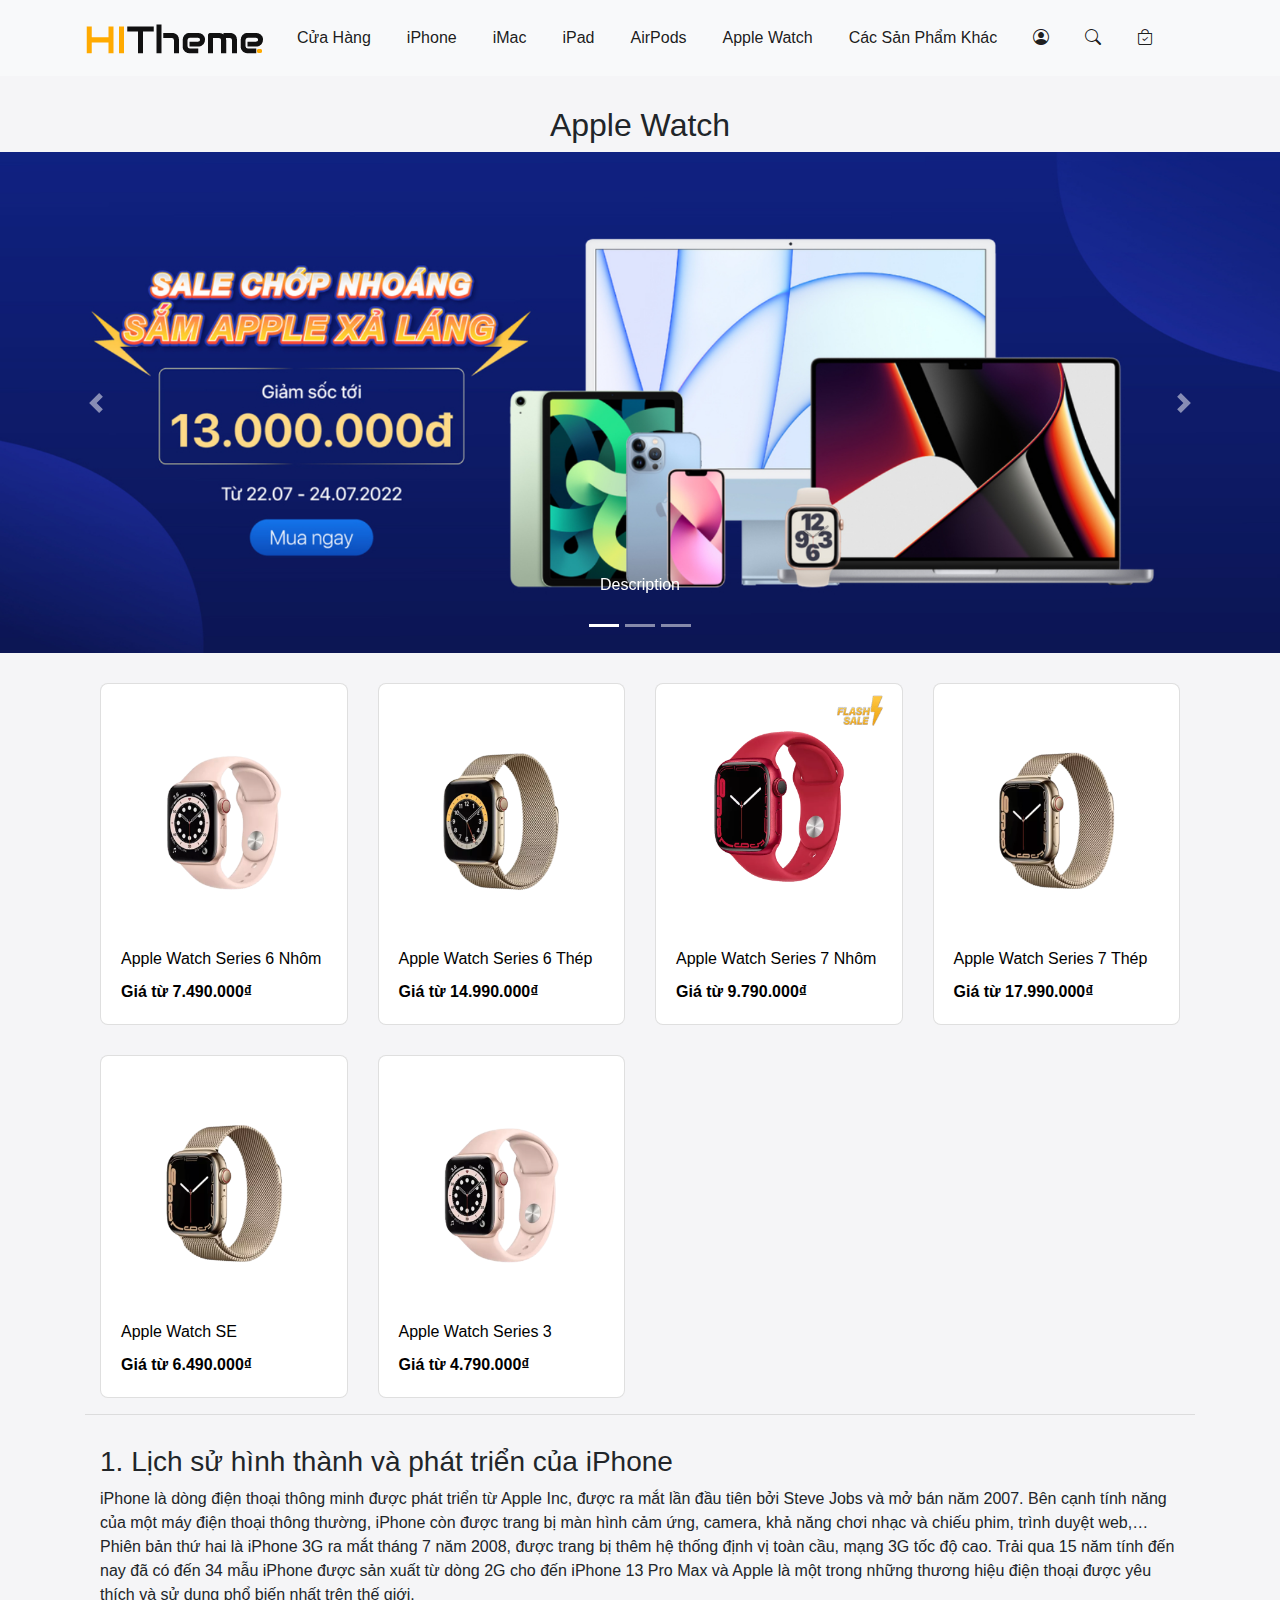
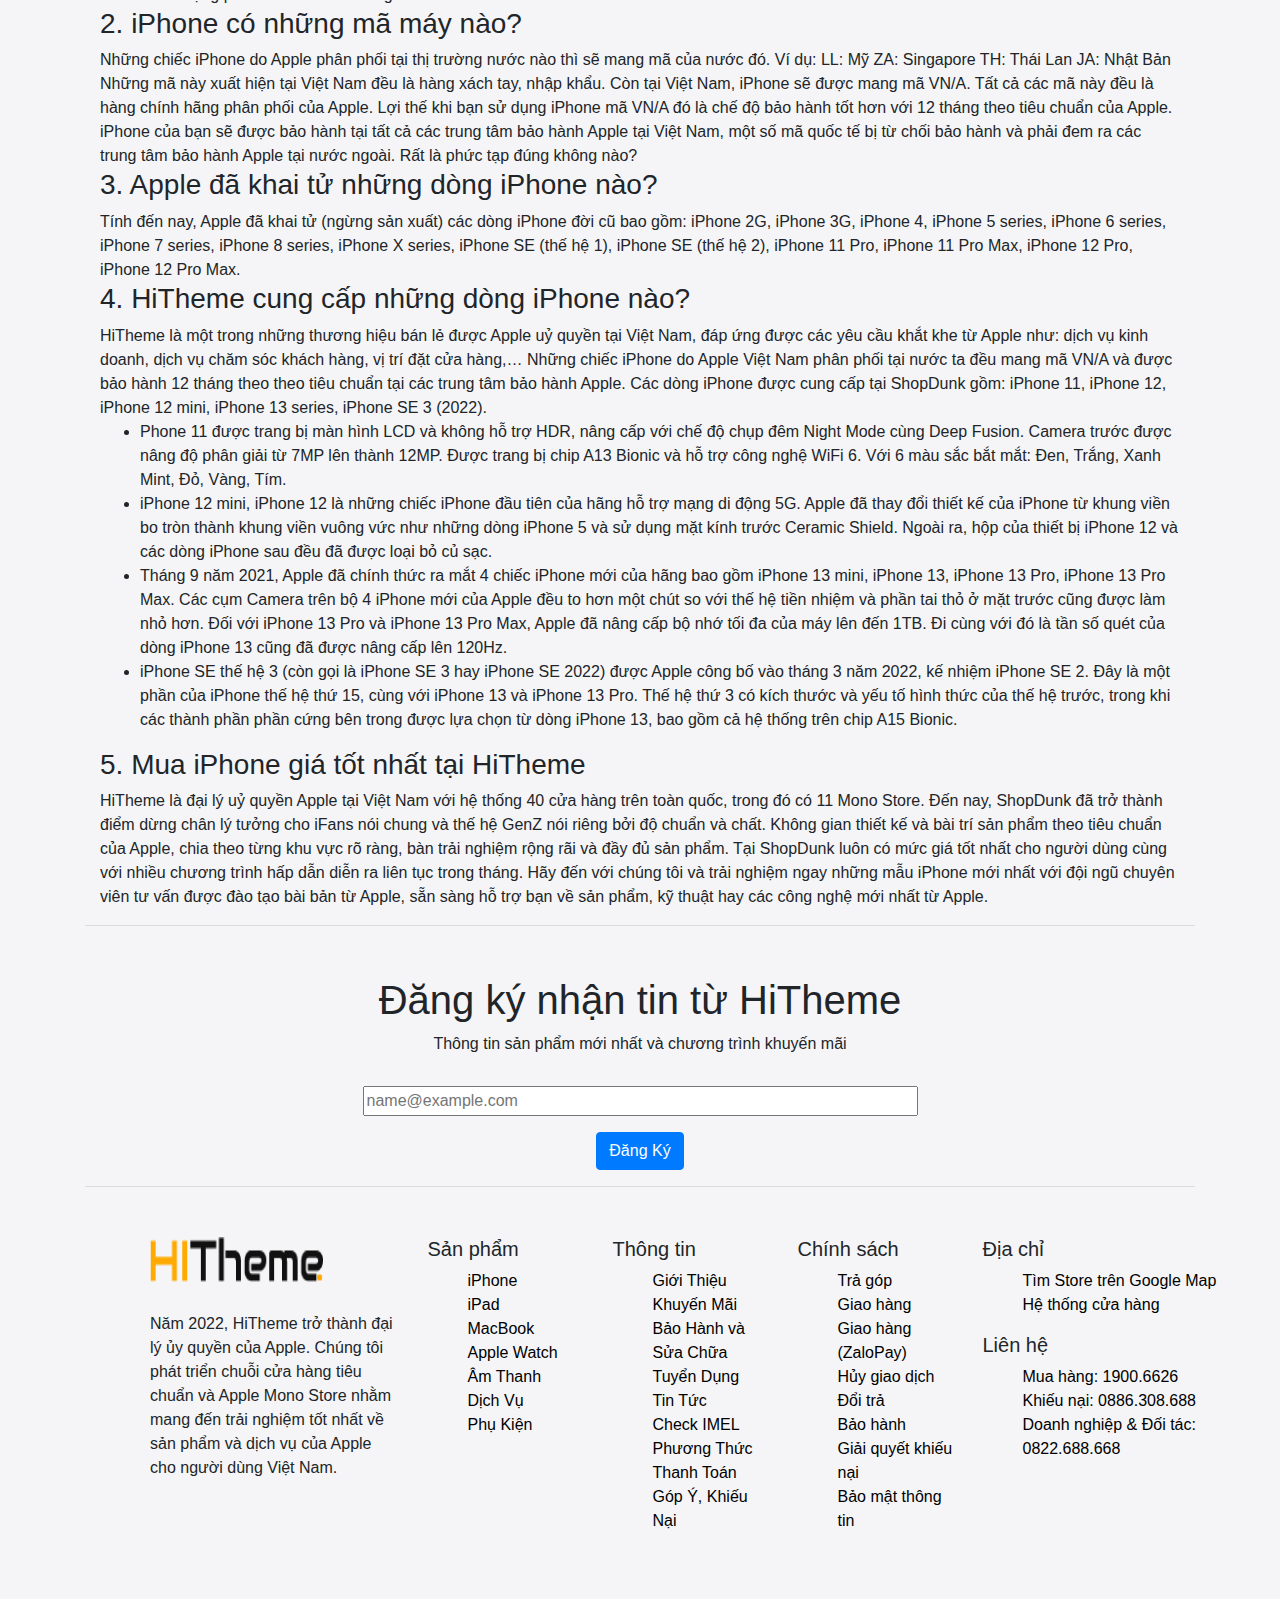
<file: applewatch.html>
<!doctype html>
<html lang="en">
  <head>
    <title>Title</title>
    <!-- Required meta tags -->
    <meta charset="utf-8">
    <meta name="viewport" content="width=device-width, initial-scale=1, shrink-to-fit=no">

    <!-- Bootstrap CSS -->
    <link rel="stylesheet" href="https://cdn.jsdelivr.net/npm/bootstrap-icons@1.9.1/font/bootstrap-icons.css">
    <link rel="stylesheet" href="https://stackpath.bootstrapcdn.com/bootstrap/4.3.1/css/bootstrap.min.css" integrity="sha384-ggOyR0iXCbMQv3Xipma34MD+dH/1fQ784/j6cY/iJTQUOhcWr7x9JvoRxT2MZw1T" crossorigin="anonymous">
    <link rel="stylesheet" href="css/iphone.css">
</head>
  <body>
    <div id="header">
        <nav class="navbar navbar-expand-lg navbar-light bg-light container ">
          <div class="logo navbar-brand ">
            <a href="trangchu.html"> <img src="img/logo.png" alt=""> </a>
          </div>
          <button class="navbar-toggler" type="button" data-toggle="collapse" data-target="#navbarNav"
            aria-controls="navbarNav" aria-expanded="false" aria-label="Toggle navigation">
            <span class="navbar-toggler-icon"></span>
          </button>
          <div class="collapse navbar-collapse" id="navbarNav">
            <ul class="navbar-nav">
              <li class="nav-item active">
                <a class="nav-link" href="index.html">Cửa Hàng</a>
              </li>
              <li class="nav-item active">
                <a class="nav-link" href="iphone.html">iPhone</a>
              </li>
              <li class="nav-item active">
                <a class="nav-link" href="imac.html">iMac</a>
              </li>
              <li class="nav-item active">
                <a class="nav-link" href="ipad.html">iPad</a>
              </li>
              <li class="nav-item active">
                <a class="nav-link" href="airpod.html">AirPods</a>
              </li>
              <li class="nav-item active">
                <a class="nav-link" href="applewatch.html">Apple Watch</a>
              </li>
              <li class="nav-item active">
                <a class="nav-link" href="other.html">Các Sản Phẩm Khác</a>
              </li>
              <div class="icon-nav navbar-nav">
                <li class="nav-item active">
                  <a class="nav-link" href="login.html"><i class="bi bi-person-circle"></i></a>
                </li>
                <li class="nav-item active">
                  <a class="nav-link" href="#"><i class="bi bi-search"></i></a>
                </li>
                <li class="nav-item active">
                  <a class="nav-link" href="giohang.html"><i class="bi bi-bag-check"></i></a>
                </li>
              </div>
            </ul>
          </div>
        </nav>
      </div>
      <div class="main">
        <h2 class="container contai" style="text-align: center;">Apple Watch</h2>
        <div id="carouselId" class="carousel slide" data-ride="carousel">
            <ol class="carousel-indicators">
                <li data-target="#carouselId" data-slide-to="0" class="active"></li>
                <li data-target="#carouselId" data-slide-to="1"></li>
                <li data-target="#carouselId" data-slide-to="2"></li>
            </ol>
            <div class="carousel-inner" role="listbox">
                <div class="carousel-item active">
                    <img src="img/slide.png" class="d-block w-100" alt="First slide">
                    <div class="carousel-caption d-none d-md-block">
                        <p>Description</p>
                    </div>
                </div>
                <div class="carousel-item">
                    <img src="img/slide.png" class="d-block w-100" alt="Second slide">
                    <div class="carousel-caption d-none d-md-block">
                        <p>Description</p>
                    </div>
                </div>
                <div class="carousel-item">
                    <img src="img/slide.png" class="d-block w-100" alt="Third slide">
                    <div class="carousel-caption d-none d-md-block">
                        <p>Description</p>
                    </div>
                </div>
            </div>
            <a class="carousel-control-prev" href="#carouselId" role="button" data-slide="prev">
                <span class="carousel-control-prev-icon" aria-hidden="true"></span>
                <span class="sr-only">Previous</span>
            </a>
            <a class="carousel-control-next" href="#carouselId" role="button" data-slide="next">
                <span class="carousel-control-next-icon" aria-hidden="true"></span>
                <span class="sr-only">Next</span>
            </a>
        </div>
        <div class="advertise container contai">
            <div class="iphone container contai">
                <div class="row">
                    <div class="col-md-3">
                        <a href="chitietsanpham.html">
                            <div class="card text-left">
                                <img class="card-img-top" src="img/watch-6-nhom-1.webp" alt="">
                                <div class="card-body">
                                    <h4 class="card-title">Apple Watch Series 6 Nhôm
                                    </h4>
                                    <p class="card-text">
                                        <b>Giá từ 7.490.000₫</b>
                                    </p>
                                </div>
                            </div>
                        </a>
                    </div>
                    <div class="col-md-3">
                        <a href="chitietsanpham.html">
                            <div class="card text-left">
                                <img class="card-img-top" src="img/watch-6-thep-1.webp" alt="">
                                <div class="card-body">
                                    <h4 class="card-title">Apple Watch Series 6 Thép
                                    </h4>
                                    <p class="card-text">
                                       <b>Giá từ 14.990.000₫</b> 
                                    </p>
                                </div>
                            </div>
                        </a>
                    </div>
                    <div class="col-md-3">
                        <a href="#">
                            <div class="card text-left">
                                <img class="card-img-top" src="img/watch-7-nhom-1.webp" alt="">
                                <div class="card-body">
                                    <h4 class="card-title">Apple Watch Series 7 Nhôm
                                    </h4>
                                    <p class="card-text">
                                        <b>Giá từ 9.790.000₫</b> 
                                    </p>
                                </div>
                            </div>
                        </a>
                    </div>
                    <div class="col-md-3">
                        <a href="#">
                            <div class="card text-left">
                                <img class="card-img-top" src="img/watch-7-thep-1.webp" alt="">
                                <div class="card-body">
                                    <h4 class="card-title">Apple Watch Series 7 Thép
                                    </h4>
                                    <p class="card-text">
                                        <b>Giá từ 17.990.000₫</b> 
                                    </p>
                                </div>
                            </div>
                        </a>
                    </div>
                    <div class="col-md-3">
                        <a href="#">
                            <div class="card cards text-left contai">
                                <img class="card-img-top" src="img/watch-7-thep-1.webp" alt="">
                                <div class="card-body">
                                    <h4 class="card-title">Apple Watch SE
                                    </h4>
                                    <p class="card-text">
                                        <b>Giá từ 6.490.000₫</b> 
                                    </p>
                                </div>
                            </div>
                        </a>
                    </div>
                    <div class="col-md-3 contai">
                        <a href="#">
                            <div class="card cards text-left">
                                <img class="card-img-top" src="img/watch-6-nhom-1.webp" alt="">
                                <div class="card-body">
                                    <h4 class="card-title">Apple Watch Series 3
                                    </h4>
                                    <p class="card-text">
                                        <b>Giá từ 4.790.000₫</b> 
                                    </p>
                                </div>
                            </div>
                        </a>
                    </div>
                </div>
            </div>   
            <hr>
            <div class="container contai">
                <h3>1. Lịch sử hình thành và phát triển của iPhone</h3>
                <span>iPhone là dòng điện thoại thông minh được phát triển từ Apple Inc, được ra mắt lần đầu tiên bởi Steve Jobs và mở bán năm 2007. Bên cạnh tính năng của một máy điện thoại thông thường, iPhone còn được trang bị màn hình cảm ứng, camera, khả năng chơi nhạc và chiếu phim, trình duyệt web,… Phiên bản thứ hai là iPhone 3G ra mắt tháng 7 năm 2008, được trang bị thêm hệ thống định vị toàn cầu, mạng 3G tốc độ cao.</span>
                <span>Trải qua 15 năm tính đến nay đã có đến 34 mẫu iPhone được sản xuất từ dòng 2G cho đến iPhone 13 Pro Max và Apple là một trong những thương hiệu điện thoại được yêu thích và sử dụng phổ biến nhất trên thế giới.</span>
                <h3>2. iPhone có những mã máy nào?</h3>
                <span>Những chiếc iPhone do Apple phân phối tại thị trường nước nào thì sẽ mang mã của nước đó. 

                    Ví dụ: 
                    
                    LL: Mỹ
                    ZA: Singapore
                    TH: Thái Lan
                    JA: Nhật Bản
                    Những mã này xuất hiện tại Việt Nam đều là hàng xách tay, nhập khẩu. Còn tại Việt Nam, iPhone sẽ được mang mã VN/A. Tất cả các mã này đều là hàng chính hãng phân phối của Apple. Lợi thế khi bạn sử dụng iPhone mã VN/A đó là chế độ bảo hành tốt hơn với 12 tháng theo tiêu chuẩn của Apple.
                    
                    iPhone của bạn sẽ được bảo hành tại tất cả các trung tâm bảo hành Apple tại Việt Nam, một số mã quốc tế bị từ chối bảo hành và phải đem ra các trung tâm bảo hành Apple tại nước ngoài. Rất là phức tạp đúng không nào?</span>
                    <h3>3. Apple đã khai tử những dòng iPhone nào?</h3>
                    <span>Tính đến nay, Apple đã khai tử (ngừng sản xuất) các dòng iPhone đời cũ bao gồm: iPhone 2G, iPhone 3G, iPhone 4, iPhone 5 series, iPhone 6 series, iPhone 7 series, iPhone 8 series, iPhone X series, iPhone SE (thế hệ 1), iPhone SE (thế hệ 2), iPhone 11 Pro, iPhone 11 Pro Max, iPhone 12 Pro, iPhone 12 Pro Max.</span>
                    <h3>4. HiTheme cung cấp những dòng iPhone nào?</h3>
                    <span>HiTheme là một trong những thương hiệu bán lẻ được Apple uỷ quyền tại Việt Nam, đáp ứng được các yêu cầu khắt khe từ Apple như: dịch vụ kinh doanh, dịch vụ chăm sóc khách hàng, vị trí đặt cửa hàng,…

                        Những chiếc iPhone do Apple Việt Nam phân phối tại nước ta đều mang mã VN/A và được bảo hành 12 tháng theo theo tiêu chuẩn tại các trung tâm bảo hành Apple. Các dòng iPhone được cung cấp tại ShopDunk gồm: iPhone 11, iPhone 12, iPhone 12 mini, iPhone 13 series, iPhone SE 3 (2022). </span>
                        <ul>
                            <li><span>Phone 11 được trang bị màn hình LCD và không hỗ trợ HDR, nâng cấp với chế độ chụp đêm Night Mode cùng Deep Fusion. Camera trước được nâng độ phân giải từ 7MP lên thành 12MP. Được trang bị chip A13 Bionic và hỗ trợ công nghệ WiFi 6. Với 6 màu sắc bắt mắt: Đen, Trắng, Xanh Mint, Đỏ, Vàng, Tím. </span></li>
                            <li><span>iPhone 12 mini, iPhone 12 là những chiếc iPhone đầu tiên của hãng hỗ trợ mạng di động 5G. Apple đã thay đổi thiết kế của iPhone từ khung viền bo tròn thành khung viền vuông vức như những dòng iPhone 5 và sử dụng mặt kính trước Ceramic Shield. Ngoài ra, hộp của thiết bị iPhone 12 và các dòng iPhone sau đều đã được loại bỏ củ sạc.</span></li>
                            <li><span>Tháng 9 năm 2021, Apple đã chính thức ra mắt 4 chiếc iPhone mới của hãng bao gồm iPhone 13 mini, iPhone 13, iPhone 13 Pro, iPhone 13 Pro Max. Các cụm Camera trên bộ 4 iPhone mới của Apple đều to hơn một chút so với thế hệ tiền nhiệm và phần tai thỏ ở mặt trước cũng được làm nhỏ hơn. Đối với iPhone 13 Pro và iPhone 13 Pro Max, Apple đã nâng cấp bộ nhớ tối đa của máy lên đến 1TB. Đi cùng với đó là tần số quét của dòng iPhone 13 cũng đã được nâng cấp lên 120Hz.</span></li>
                            <li><span>iPhone SE thế hệ 3 (còn gọi là iPhone SE 3 hay iPhone SE 2022) được Apple công bố vào tháng 3 năm 2022, kế nhiệm iPhone SE 2. Đây là một phần của iPhone thế hệ thứ 15, cùng với iPhone 13 và iPhone 13 Pro. Thế hệ thứ 3 có kích thước và yếu tố hình thức của thế hệ trước, trong khi các thành phần phần cứng bên trong được lựa chọn từ dòng iPhone 13, bao gồm cả hệ thống trên chip A15 Bionic.</span></li>
                        </ul>
                        <h3>5. Mua iPhone giá tốt nhất tại HiTheme</h3>
                        <span>HiTheme là đại lý uỷ quyền Apple tại Việt Nam với hệ thống 40 cửa hàng trên toàn quốc, trong đó có 11 Mono Store. Đến nay, ShopDunk đã trở thành điểm dừng chân lý tưởng cho iFans nói chung và thế hệ GenZ nói riêng bởi độ chuẩn và chất. Không gian thiết kế và bài trí sản phẩm theo tiêu chuẩn của Apple, chia theo từng khu vực rõ ràng, bàn trải nghiệm rộng rãi và đầy đủ sản phẩm.

                            Tại ShopDunk luôn có mức giá tốt nhất cho người dùng cùng với nhiều chương trình hấp dẫn diễn ra liên tục trong tháng. Hãy đến với chúng tôi và trải nghiệm ngay những mẫu iPhone mới nhất với đội ngũ chuyên viên tư vấn được đào tạo bài bản từ Apple, sẵn sàng hỗ trợ bạn về sản phẩm, kỹ thuật hay các công nghệ mới nhất từ Apple.</span>
                    </div>  
                    <hr>       
            <div class="receive-email">
                <h1>Đăng ký nhận tin từ HiTheme</h1>
                <span>Thông tin sản phẩm mới nhất và chương trình khuyến mãi</span>
                <input class="form-group w-50" for="exampleFormControlInput1" type="email" class="form-control"
                    id="exampleFormControlInput1" placeholder="name@example.com">

                <button type="button" class="btn btn-primary">Đăng Ký</button>
            </div>
            <hr>
            <div class="footer container contai">
                <div class="row">
                    <div class="col-md-3">
                        <div class="nav-logo">
                            <a href="#"><img style="width:173px ; height: 45px;" src="img/logo.png" alt=""></a>
                        </div>
                        <div class="contai">
                        <span >Năm 2022, HiTheme trở thành đại lý ủy quyền của Apple. Chúng tôi phát triển chuỗi cửa
                            hàng
                            tiêu chuẩn và Apple Mono Store nhằm mang đến trải nghiệm tốt nhất về sản phẩm và dịch vụ của
                            Apple cho người dùng Việt Nam.</span>
                          </div>
                    </div>

                    <div class="col-md-2">
                        <h5>Sản phẩm</h5>
                        <ul>
                            <li><a href="">iPhone</a></li>
                            <li><a href="">iPad</a></li>
                            <li><a href="">MacBook</a></li>
                            <li><a href="">Apple Watch</a></li>
                            <li><a href="">Âm Thanh</a></li>
                            <li><a href="">Dịch Vụ</a></li>
                            <li><a href="">Phụ Kiện</a></li>
                        </ul>
                    </div>
                    <div class="col-md-2">
                        <h5>Thông tin</h5>
                        <ul>
                            <li><a href="">Giới Thiệu</a></li>
                            <li><a href="">Khuyến Mãi</a></li>
                            <li><a href="">Bảo Hành và Sửa Chữa</a></li>
                            <li><a href="">Tuyển Dụng</a></li>
                            <li><a href="">Tin Tức</a></li>
                            <li><a href="">Check IMEL</a></li>
                            <li><a href="">Phương Thức Thanh Toán</a></li>
                            <li><a href="">Góp Ý, Khiếu Nại</a></li>
                        </ul>
                    </div>
                    <div class="col-md-2">
                        <h5>Chính sách</h5>
                        <ul>
                            <li><a href="">Trả góp</a></li>
                            <li><a href="">Giao hàng</a></li>
                            <li><a href="">Giao hàng (ZaloPay)</a></li>
                            <li><a href="">Hủy giao dịch</a></li>
                            <li><a href="">Đổi trả</a></li>
                            <li><a href="">Bảo hành</a></li>
                            <li><a href="">Giải quyết khiếu nại</a></li>
                            <li><a href="">Bảo mật thông tin</a></li>
                        </ul>
                    </div>
                    <div class="col-md-3">
                        <h5>Địa chỉ</h5>
                        <ul>
                            <li><a href="https://www.google.com/maps/search/ShopDuck/@10.9239793,106.6048545,13z/data=!3m1!4b1?hl=vi-VN">Tìm Store trên Google Map</a></li>
                            <li><a href="">Hệ thống cửa hàng</a></li>
                        </ul>
                        <h5>Liên hệ</h5>
                        <ul>
                            <li><a href="">Mua hàng: 1900.6626</a></li>
                            <li><a href="">Khiếu nại: 0886.308.688</a></li>
                            <li><a href="">Doanh nghiệp & Đối tác: 0822.688.668</a></li>
                        </ul>
                    </div>
                </div>
            </div>
    <!-- Optional JavaScript -->
    <!-- jQuery first, then Popper.js, then Bootstrap JS -->
    <script src="https://code.jquery.com/jquery-3.3.1.slim.min.js" integrity="sha384-q8i/X+965DzO0rT7abK41JStQIAqVgRVzpbzo5smXKp4YfRvH+8abtTE1Pi6jizo" crossorigin="anonymous"></script>
    <script src="https://cdnjs.cloudflare.com/ajax/libs/popper.js/1.14.7/umd/popper.min.js" integrity="sha384-UO2eT0CpHqdSJQ6hJty5KVphtPhzWj9WO1clHTMGa3JDZwrnQq4sF86dIHNDz0W1" crossorigin="anonymous"></script>
    <script src="https://stackpath.bootstrapcdn.com/bootstrap/4.3.1/js/bootstrap.min.js" integrity="sha384-JjSmVgyd0p3pXB1rRibZUAYoIIy6OrQ6VrjIEaFf/nJGzIxFDsf4x0xIM+B07jRM" crossorigin="anonymous"></script>
  </body>
</html>
</file>
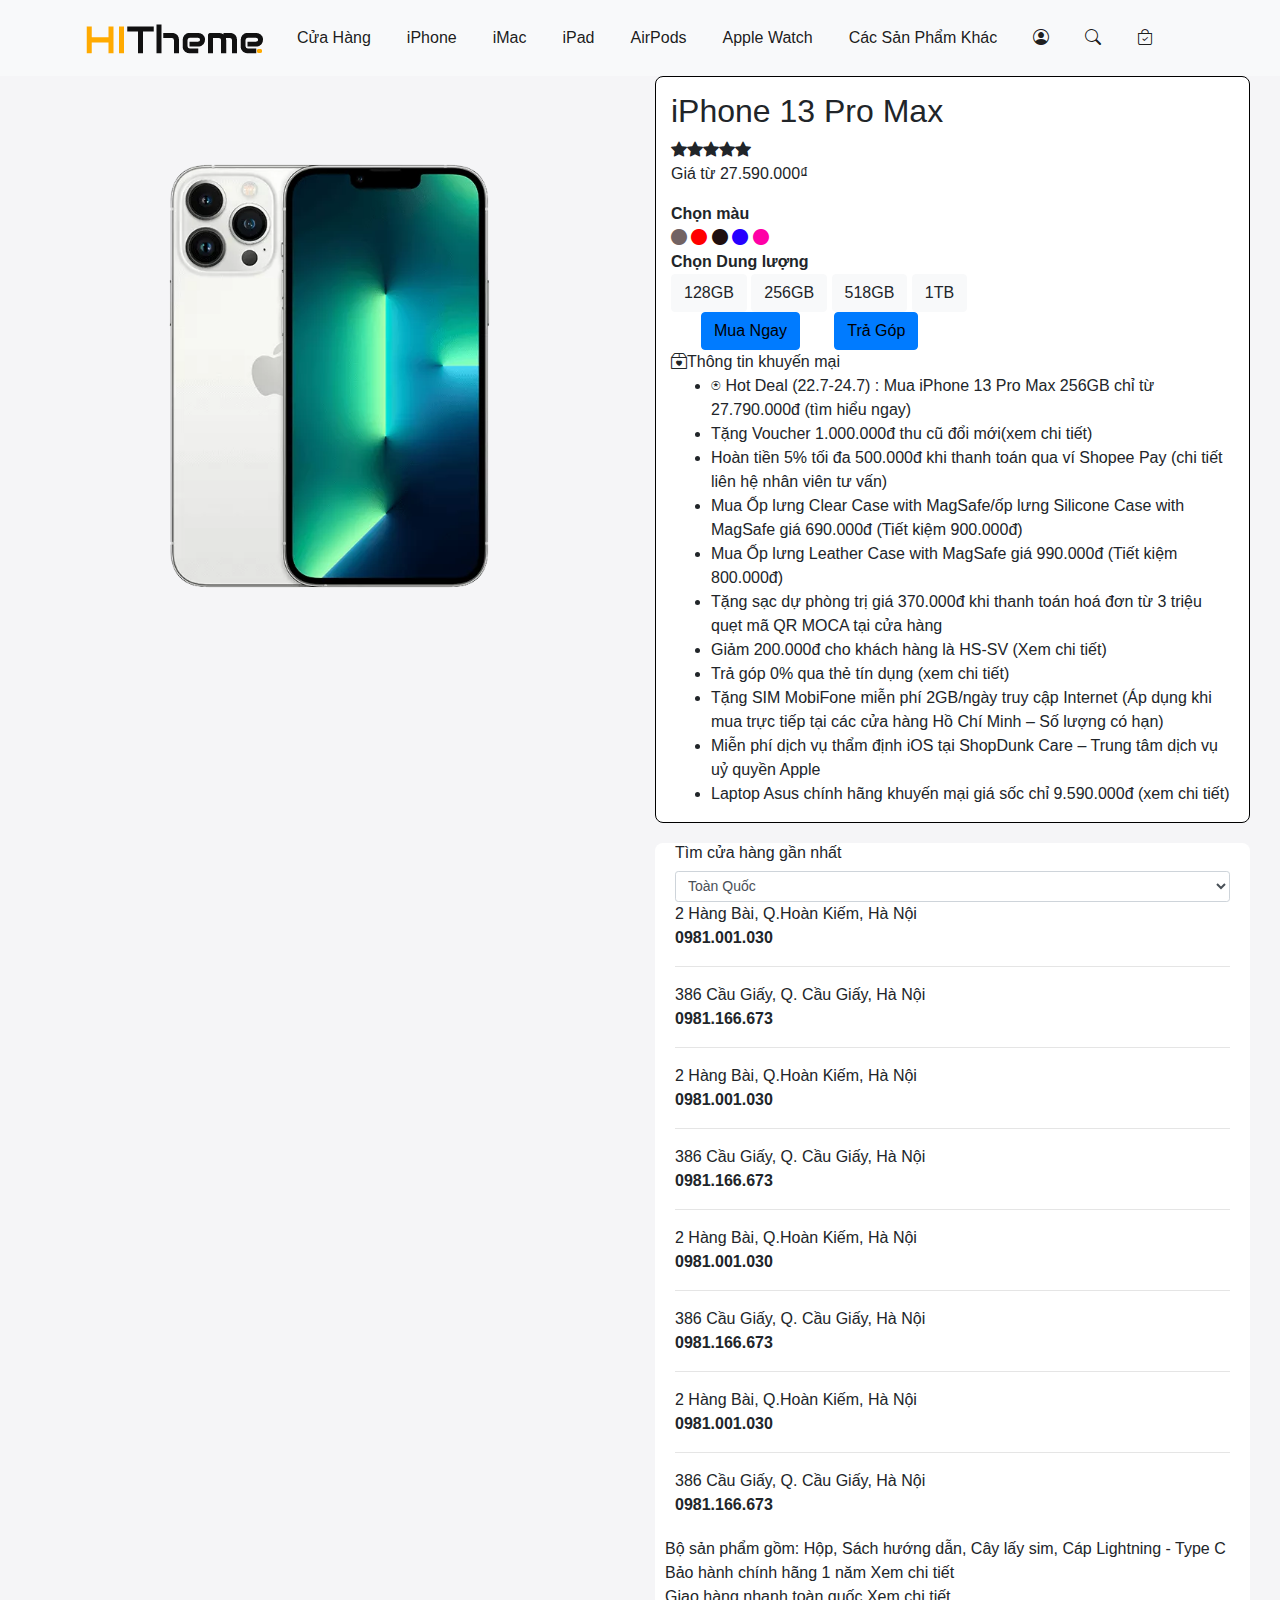
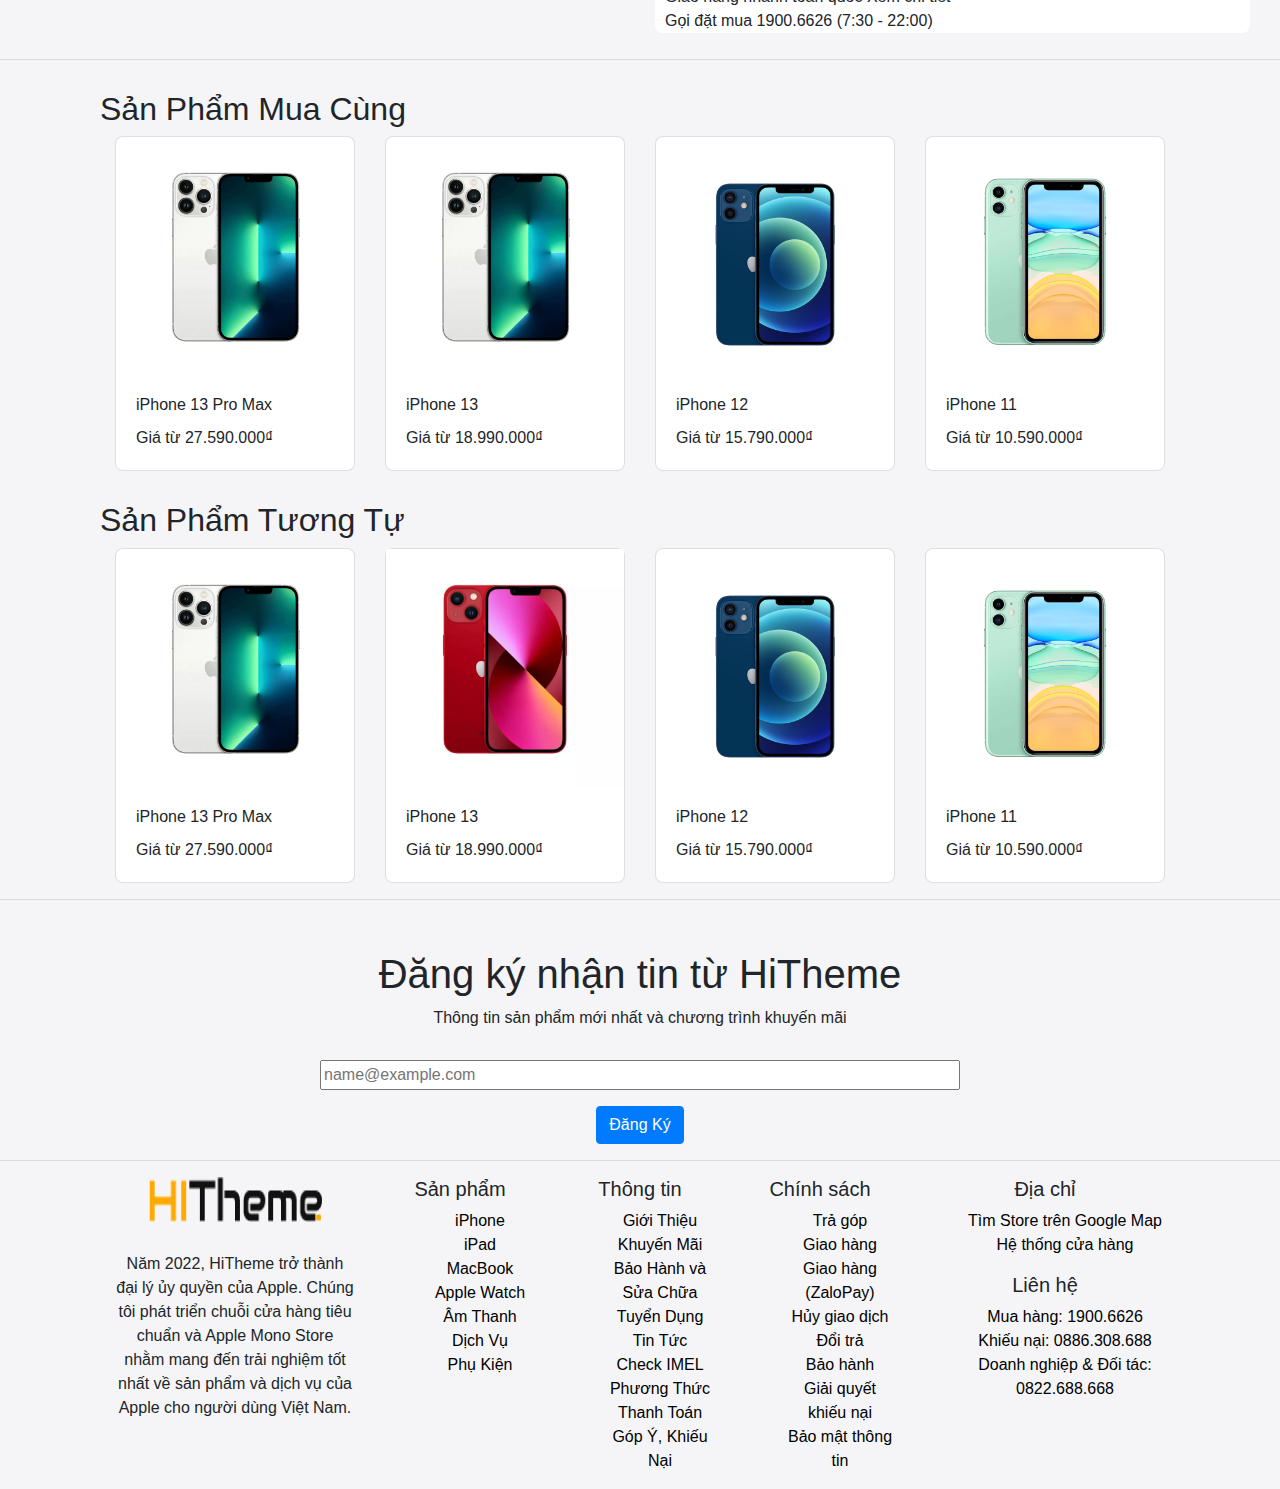
<file: chitietsanpham.html>
<!doctype html>
<html lang="en">

<head>
  <title>Title</title>

  <meta charset="utf-8">
  <meta name="viewport" content="width=device-width, initial-scale=1, shrink-to-fit=no">
  <link rel="stylesheet" href="https://stackpath.bootstrapcdn.com/bootstrap/4.3.1/css/bootstrap.min.css"
    integrity="sha384-ggOyR0iXCbMQv3Xipma34MD+dH/1fQ784/j6cY/iJTQUOhcWr7x9JvoRxT2MZw1T" crossorigin="anonymous">
  <link rel="stylesheet" href="css/chitietsanpham.css">
  <link rel="stylesheet" href="https://cdn.jsdelivr.net/npm/bootstrap-icons@1.9.1/font/bootstrap-icons.css">
</head>

<body>
  <div id="header">
    <nav class="navbar navbar-expand-lg navbar-light bg-light container ">
      <div class="logo navbar-brand ">
        <a href="trangchu.html"> <img src="img/logo.png" alt=""> </a>
      </div>
      <button class="navbar-toggler" type="button" data-toggle="collapse" data-target="#navbarNav"
        aria-controls="navbarNav" aria-expanded="false" aria-label="Toggle navigation">
        <span class="navbar-toggler-icon"></span>
      </button>
      <div class="collapse navbar-collapse" id="navbarNav">
        <ul class="navbar-nav">
          <li class="nav-item active">
            <a class="nav-link" href="index.html">Cửa Hàng</a>
          </li>
          <li class="nav-item active">
            <a class="nav-link" href="iphone.html">iPhone</a>
          </li>
          <li class="nav-item active">
            <a class="nav-link" href="imac.html">iMac</a>
          </li>
          <li class="nav-item active">
            <a class="nav-link" href="ipad.html">iPad</a>
          </li>
          <li class="nav-item active">
            <a class="nav-link" href="airpod.html">AirPods</a>
          </li>
          <li class="nav-item active">
            <a class="nav-link" href="applewatch.html">Apple Watch</a>
          </li>
          <li class="nav-item active">
            <a class="nav-link" href="other.html">Các Sản Phẩm Khác</a>
          </li>
          <div class="icon-nav navbar-nav">
            <li class="nav-item active">
              <a class="nav-link" href="login.html"><i class="bi bi-person-circle"></i></a>
            </li>
            <li class="nav-item active">
              <a class="nav-link" href="#"><i class="bi bi-search"></i></a>
            </li>
            <li class="nav-item active">
              <a class="nav-link" href="giohang.html"><i class="bi bi-bag-check"></i></a>
            </li>
          </div>
        </ul>
      </div>
    </nav>
  </div>
  <div class="main">
    <div class="row">
        <div class="col-md-6">
            <img class="card-img-top" src="img/13promax.webp" alt="">
        </div>
        <div class="col-md-6">

            <div style="background-color:#fff ; border-radius: 8px; border:1px solid black;">
                <div style="margin: 15px;">
                <h2>iPhone 13 Pro Max</h2>
                <i class="bi bi-star-fill"></i><i class="bi bi-star-fill"></i><i class="bi bi-star-fill"></i><i
                    class="bi bi-star-fill"></i><i class="bi bi-star-fill"></i>
                <p class="card-text">
                    Giá từ 27.590.000₫
                </p>
                <b>Chọn màu</b>
                <div>
                    <i class="bi bi-circle-fill" style="color:rgb(114, 99, 99);"></i>
                    <i class="bi bi-circle-fill" style="color:red;"></i>
                    <i class="bi bi-circle-fill" style="color:rgb(32, 15, 15);"></i>
                    <i class="bi bi-circle-fill" style="color:rgb(38, 0, 255);"></i>
                    <i class="bi bi-circle-fill" style="color:rgb(255, 0, 166);"></i>
                </div>

                <b>Chọn Dung lượng</b>
                <div class="gb"> 
                  <button type="button" class="btn btn-light">128GB</button> 
                  <button type="button"class="btn btn-light">256GB</button> 
                  <button type="button"class="btn btn-light">518GB</button>
                  <button type="button" class="btn btn-light">1TB</button>
                </div>

                <div class="row">
                    <div class="col-md-3"> <button type="button" class="btn btn-primary"><a href="#">Mua Ngay</a></button></div>


                    <div class="col-md-3"> <button type="button" class="btn btn-primary"><a href="http://">Trả Góp</a></button>
                    </div>
                </div>
                <div class="sale">
                    <span><i class="bi bi-box2-heart"></i>Thông tin khuyến mại</span>
                    <ul>
                        <li>⍟ Hot Deal (22.7-24.7) : Mua iPhone 13 Pro Max 256GB chỉ từ 27.790.000đ (tìm hiểu ngay)
                        </li>
                        <li>Tặng Voucher 1.000.000đ thu cũ đổi mới(xem chi tiết)</li>
                        <li>Hoàn tiền 5% tối đa 500.000đ khi thanh toán qua ví Shopee Pay (chi tiết liên hệ nhân
                            viên tư vấn)</li>
                        <li>Mua Ốp lưng Clear Case with MagSafe/ốp lưng Silicone Case with MagSafe giá 690.000đ
                            (Tiết kiệm 900.000đ)</li>
                        <li>Mua Ốp lưng Leather Case with MagSafe giá 990.000đ (Tiết kiệm 800.000đ)</li>
                        <li>Tặng sạc dự phòng trị giá 370.000đ khi thanh toán hoá đơn từ 3 triệu quẹt mã QR MOCA tại
                            cửa hàng</li>
                        <li>Giảm 200.000đ cho khách hàng là HS-SV (Xem chi tiết)</li>
                        <li>Trả góp 0% qua thẻ tín dụng (xem chi tiết)</li>
                        <li>Tặng SIM MobiFone miễn phí 2GB/ngày truy cập Internet
                            (Áp dụng khi mua trực tiếp tại các cửa hàng Hồ Chí Minh – Số lượng có hạn)</li>
                        <li>Miễn phí dịch vụ thẩm định iOS tại ShopDunk Care – Trung tâm dịch vụ uỷ quyền Apple</li>
                        <li>Laptop Asus chính hãng khuyến mại giá sốc chỉ 9.590.000đ (xem chi tiết) </li>
                    </ul>
                </div>
            </div>
        </div>

            <div class="map" style="background-color:#fff ; border-radius: 8px;">
                <div style="margin: 20px;">
                <h4>Tìm cửa hàng gần nhất</h4>
                <i class="fas fa-phone-alt"></i>
                <select class="form-control form-control-sm">
                    <option>Toàn Quốc</option>
                    <option>Hà Nội</option>
                    <option>Hồ Chí Minh</option>
                    <option>Đồng Nai</option>
                    <option>Hà Nam</option>
                    <option>Ninh Bình</option>
                    <option>Nam Định</option>
                    <option>Hải Phòng</option>
                    <option>Thái Bình</option>
                    <option>Đà Nẵng</option>
                </select>
                <div class="map1">
                    <div class="map11">
                        <span>2 Hàng Bài, Q.Hoàn Kiếm, Hà Nội</span><br>
                        <b>0981.001.030</b><br>
                        <hr>
                        <span>386 Cầu Giấy, Q. Cầu Giấy, Hà Nội</span><br>
                        <b>0981.166.673</b><br>
                        <hr>
                        <span>2 Hàng Bài, Q.Hoàn Kiếm, Hà Nội</span><br>
                        <b>0981.001.030</b><br>
                        <hr>
                        <span>386 Cầu Giấy, Q. Cầu Giấy, Hà Nội</span><br>
                        <b>0981.166.673</b><br>
                        <hr>
                        <span>2 Hàng Bài, Q.Hoàn Kiếm, Hà Nội</span><br>
                        <b>0981.001.030</b><br>
                        <hr>
                        <span>386 Cầu Giấy, Q. Cầu Giấy, Hà Nội</span><br>
                        <b>0981.166.673</b><br>
                        <hr>
                        <span>2 Hàng Bài, Q.Hoàn Kiếm, Hà Nội</span><br>
                        <b>0981.001.030</b><br>
                        <hr>
                        <span>386 Cầu Giấy, Q. Cầu Giấy, Hà Nội</span><br>
                        <b>0981.166.673</b><br>
                    </div>
                </div>
            </div>
            <div class="quatang">
                <div class="qua" style="margin:10px ;">
                    <span>Bộ sản phẩm gồm: Hộp, Sách hướng dẫn, Cây lấy sim, Cáp Lightning - Type C</span><br>
                    <span>Bảo hành chính hãng 1 năm Xem chi tiết</span><br>
                    <span>Giao hàng nhanh toàn quốc Xem chi tiết</span><br>
                    <span>Gọi đặt mua 1900.6626 (7:30 - 22:00)</span><br>
                </div>
            </div>
        </div>

    </div>
</div><hr>
<div class="buytogether">
    <div class="iphone container contai">
        <h2 class="container contai">Sản Phẩm Mua Cùng</h2>
        <div class="row">
            <div class="col-md-3">
                <a href="#">
                    <div class="card text-left">
                        <img class="card-img-top" src="img/13promax.webp" alt="">
                    </a>
                        <div class="card-body">
                            <h4 class="card-title">iPhone 13 Pro Max
                            </h4>
                            <p class="card-text">
                                Giá từ 27.590.000₫
                            </p>
                        </div>
                    </div>
            </div>
            <div class="col-md-3">
                <a href="#">
                    <div class="card text-left">
                        <img class="card-img-top" src="img/13promax.webp" alt="">
                    </a>
                        <div class="card-body">
                            <h4 class="card-title">iPhone 13
                            </h4>
                            <p class="card-text">
                                Giá từ 18.990.000₫
                            </p>
                        </div>
                    </div>
            </div>
            <div class="col-md-3">
                <a href="#">
                    <div class="card text-left">
                        <img class="card-img-top" src="img/ip12.png" alt="">
                    </a>
                        <div class="card-body">
                            <h4 class="card-title">iPhone 12
                            </h4>
                            <p class="card-text">
                                Giá từ 15.790.000₫
                            </p>
                        </div>
                    </div>
            </div>
            <div class="col-md-3">
                <a href="#">
                    <div class="card text-left">
                        <img class="card-img-top" src="img/ip11.png" alt="">
                    </a>
                        <div class="card-body">
                            <h4 class="card-title">iPhone 11
                            </h4>
                            <p class="card-text">
                                Giá từ 10.590.000₫
                            </p>
                        </div>
                    </div>
            </div>
        </div>
    </div>
</div>
<div class="similar">
    <div class="iphone container contai">
        <h2 class="container contai">Sản Phẩm Tương Tự</h2>
        <div class="row">
            <div class="col-md-3">
                <a href="#">
                    <div class="card text-left">
                        <img class="card-img-top" src="img/13promax.webp" alt="">
                    </a>
                        <div class="card-body">
                            <h4 class="card-title">iPhone 13 Pro Max
                            </h4>
                            <p class="card-text">
                                Giá từ 27.590.000₫
                            </p>
                        </div>
                    </div>
            </div>
            <div class="col-md-3">
                <a href="#">
                    <div class="card text-left">
                        <img class="card-img-top" src="img/ip13.webp" alt="">
                    </a>
                        <div class="card-body">
                            <h4 class="card-title">iPhone 13
                            </h4>
                            <p class="card-text">
                                Giá từ 18.990.000₫
                            </p>
                        </div>
                    </div>
            </div>
            <div class="col-md-3">
                <a href="#">
                    <div class="card text-left">
                        <img class="card-img-top" src="img/ip12.png" alt="">
                    </a>
                        <div class="card-body">
                            <h4 class="card-title">iPhone 12
                            </h4>
                            <p class="card-text">
                                Giá từ 15.790.000₫
                            </p>
                        </div>
                    </div>
            </div>
            <div class="col-md-3">
                <a href="#">
                    <div class="card text-left">
                        <img class="card-img-top" src="img/ip11.png" alt="">
                    </a>
                        <div class="card-body">
                            <h4 class="card-title">iPhone 11
                            </h4>
                            <p class="card-text">
                                Giá từ 10.590.000₫
                            </p>
                        </div>
                    </div>
            </div>
        </div>
    </div>
</div>
    <hr>
    <div class="receive-email">
      <h1>Đăng ký nhận tin từ HiTheme</h1>
      <span>Thông tin sản phẩm mới nhất và chương trình khuyến mãi</span>
      <input class="form-group w-50" for="exampleFormControlInput1" type="email" class="form-control"
        id="exampleFormControlInput1" placeholder="name@example.com">

      <button type="button" class="btn btn-primary">Đăng Ký</button>
    </div>
    <hr>
    <div class="footer container">
        <div class="row">
          <div class="col-md-3">
            <div class="nav-logo">
              <a href="#"><img style="width:173px ; height: 45px;" src="img/logo.png" alt=""></a>
            </div>
            <div class="contai">
              <span>Năm 2022, HiTheme trở thành đại lý ủy quyền của Apple. Chúng tôi phát triển chuỗi cửa
                hàng
                tiêu chuẩn và Apple Mono Store nhằm mang đến trải nghiệm tốt nhất về sản phẩm và dịch vụ của
                Apple cho người dùng Việt Nam.</span>
            </div>
          </div>
  
          <div class="col-md-2">
            <h5>Sản phẩm</h5>
            <ul>
              <li><a href="">iPhone</a></li>
              <li><a href="">iPad</a></li>
              <li><a href="">MacBook</a></li>
              <li><a href="">Apple Watch</a></li>
              <li><a href="">Âm Thanh</a></li>
              <li><a href="">Dịch Vụ</a></li>
              <li><a href="">Phụ Kiện</a></li>
            </ul>
          </div>
          <div class="col-md-2">
            <h5>Thông tin</h5>
            <ul>
              <li><a href="">Giới Thiệu</a></li>
              <li><a href="">Khuyến Mãi</a></li>
              <li><a href="">Bảo Hành và Sửa Chữa</a></li>
              <li><a href="">Tuyển Dụng</a></li>
              <li><a href="">Tin Tức</a></li>
              <li><a href="">Check IMEL</a></li>
              <li><a href="">Phương Thức Thanh Toán</a></li>
              <li><a href="">Góp Ý, Khiếu Nại</a></li>
            </ul>
          </div>
          <div class="col-md-2">
            <h5>Chính sách</h5>
            <ul>
              <li><a href="">Trả góp</a></li>
              <li><a href="">Giao hàng</a></li>
              <li><a href="">Giao hàng (ZaloPay)</a></li>
              <li><a href="">Hủy giao dịch</a></li>
              <li><a href="">Đổi trả</a></li>
              <li><a href="">Bảo hành</a></li>
              <li><a href="">Giải quyết khiếu nại</a></li>
              <li><a href="">Bảo mật thông tin</a></li>
            </ul>
          </div>
          <div class="col-md-3">
            <h5>Địa chỉ</h5>
            <ul>
              <li><a
                  href="https://www.google.com/maps/search/ShopDuck/@10.9239793,106.6048545,13z/data=!3m1!4b1?hl=vi-VN">Tìm
                  Store trên Google Map</a></li>
              <li><a href="">Hệ thống cửa hàng</a></li>
            </ul>
            <h5>Liên hệ</h5>
            <ul>
              <li><a href="">Mua hàng: 1900.6626</a></li>
              <li><a href="">Khiếu nại: 0886.308.688</a></li>
              <li><a href="">Doanh nghiệp & Đối tác: 0822.688.668</a></li>
            </ul>
          </div>
        </div>
      </div>
  
  
      <script src="js/giohang.js"></script>
      <script src="https://code.jquery.com/jquery-3.3.1.slim.min.js"
        integrity="sha384-q8i/X+965DzO0rT7abK41JStQIAqVgRVzpbzo5smXKp4YfRvH+8abtTE1Pi6jizo"
        crossorigin="anonymous"></script>
      <script src="https://cdnjs.cloudflare.com/ajax/libs/popper.js/1.14.7/umd/popper.min.js"
        integrity="sha384-UO2eT0CpHqdSJQ6hJty5KVphtPhzWj9WO1clHTMGa3JDZwrnQq4sF86dIHNDz0W1"
        crossorigin="anonymous"></script>
      <script src="https://stackpath.bootstrapcdn.com/bootstrap/4.3.1/js/bootstrap.min.js"
        integrity="sha384-JjSmVgyd0p3pXB1rRibZUAYoIIy6OrQ6VrjIEaFf/nJGzIxFDsf4x0xIM+B07jRM"
        crossorigin="anonymous"></script>
  </body>
  
  </html>
</file>
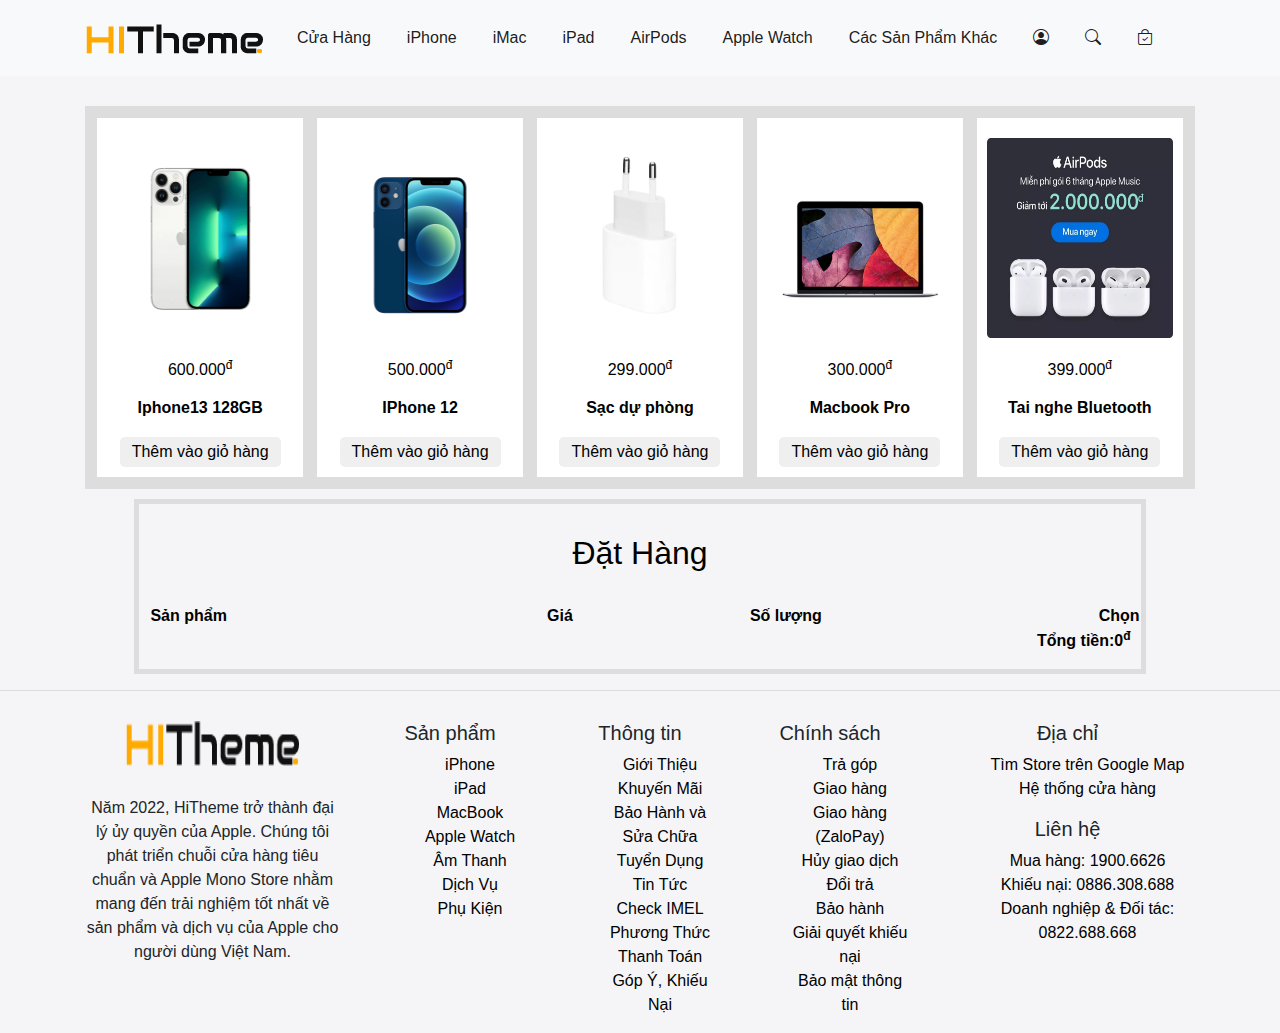
<file: giohang.html>
<!DOCTYPE html>
<html lang="en">

    <head>
        <title>Title</title>
      
        <meta charset="utf-8">
        <meta name="viewport" content="width=device-width, initial-scale=1, shrink-to-fit=no">
        <link rel="stylesheet" href="https://stackpath.bootstrapcdn.com/bootstrap/4.3.1/css/bootstrap.min.css"
          integrity="sha384-ggOyR0iXCbMQv3Xipma34MD+dH/1fQ784/j6cY/iJTQUOhcWr7x9JvoRxT2MZw1T" crossorigin="anonymous">
        <link rel="stylesheet" href="css/giohang.css">
        <link rel="stylesheet" href="https://cdn.jsdelivr.net/npm/bootstrap-icons@1.9.1/font/bootstrap-icons.css">
      </head>
      

<body>
    <div id="header">
        <nav class="navbar navbar-expand-lg navbar-light bg-light container ">
          <div class="logo navbar-brand ">
            <a href="trangchu.html"> <img src="img/logo.png" alt=""> </a>
          </div>
          <button class="navbar-toggler" type="button" data-toggle="collapse" data-target="#navbarNav"
            aria-controls="navbarNav" aria-expanded="false" aria-label="Toggle navigation">
            <span class="navbar-toggler-icon"></span>
          </button>
          <div class="collapse navbar-collapse" id="navbarNav">
            <ul class="navbar-nav">
              <li class="nav-item active">
                <a class="nav-link" href="index.html">Cửa Hàng</a>
              </li>
              <li class="nav-item active">
                <a class="nav-link" href="iphone.html">iPhone</a>
              </li>
              <li class="nav-item active">
                <a class="nav-link" href="imac.html">iMac</a>
              </li>
              <li class="nav-item active">
                <a class="nav-link" href="ipad.html">iPad</a>
              </li>
              <li class="nav-item active">
                <a class="nav-link" href="airpod.html">AirPods</a>
              </li>
              <li class="nav-item active">
                <a class="nav-link" href="applewatch.html">Apple Watch</a>
              </li>
              <li class="nav-item active">
                <a class="nav-link" href="other.html">Các Sản Phẩm Khác</a>
              </li>
              <div class="icon-nav navbar-nav">
                <li class="nav-item active">
                  <a class="nav-link" href="login.html"><i class="bi bi-person-circle"></i></a>
                </li>
                <li class="nav-item active">
                  <a class="nav-link" href="#"><i class="bi bi-search"></i></a>
                </li>
                <li class="nav-item active">
                  <a class="nav-link" href="giohang.html"><i class="bi bi-bag-check"></i></a>
                </li>
              </div>
            </ul>
          </div>
        </nav>
      </div>
    
    <!-- ---------------------------Slider----------------------- -->
    <!-- <section class="slider">
        <div class="container">
            <div class="slider-content">
                <div class="slider-content-left">
                    <div class="slider-content-left-top-container">
                        <div class="slider-content-left-top">
                            <a href=""><img src="image/ip13.jpg" alt=""></a>
                            <a href=""><img src="image/fold3.jpg" alt=""></a>
                            <a href=""><img src="image/x70.jpg" alt=""></a>
                            <a href=""><img src="image/reno.jpg" alt=""></a>
                            <a href=""><img src="image/1.jpg" alt=""></a>
                        </div>
                        <div class="slider-content-left-top-btn">
                            <i class="fas fa-chevron-left"></i>
                            <i class="fas fa-chevron-right"></i>
                        </div>
                    </div>
                    <div class="slider-content-left-bottom">
                        <li class="active">Iphone13/13 pro</li>
                        <li>Galaxy Z Fold3</li>
                        <li>Vivo X70pro</li>
                        <li>Oppo Reno6</li>
                        <li>Apple watch</li>
                    </div>
                </div>
                <div class="slider-content-right">
                    <li>
                        <a href=""><img src="image/2.jpg" </a></li>
                    <li>
                        <a href=""><img src="image/3.jpg" </a></li>
                    <li>
                        <a href=""><img src="image/4.jpg" </a></li>
                    <li>
                        <a href=""><img src="image/5.jpg" </a></li>
                </div>
            </div>
        </div>
    </section> -->
    <!-- <section class="banner-one">
        <div class="container">
            <img src="image/ngang.jpg">
        </div>
    </section> -->
    <!-------product order--------->
    <section class="product">
        <div class="container">
            <div class="product-items">
                <div class="product-item">
                    <img src="img/13promax.webp">
                    <div class="product-item-text">
                        <p><span>600.000</span><sup>đ</sup></p>
                        <h1>Iphone13 128GB</h1>
                    </div>
                    <button>Thêm vào giỏ hàng</button>
                </div>
                <div class="product-item">
                    <img src="img/ip12.png">
                    <div class="product-item-text">
                        <p><span>500.000</span><sup>đ</sup></p>
                        <h1>IPhone 12</h1>
                    </div>
                    <button>Thêm vào giỏ hàng</button>
                </div>
                <div class="product-item">
                    <img src="img/sac20w.webp">
                    <div class="product-item-text">
                        <p><span>299.000</span><sup>đ</sup></p>
                        <h1>Sạc dự phòng</h1>
                    </div>
                    <button>Thêm vào giỏ hàng</button>
                </div>
                <div class="product-item">
                    <img src="img/macbook.jpg">
                    <div class="product-item-text">
                        <p><span>300.000</span><sup>đ</sup></p>
                        <h1>Macbook Pro</h1>
                    </div>
                    <button>Thêm vào giỏ hàng</button>
                </div>
                <div class="product-item">
                    <img src="img/AirPods.webp">
                    <div class="product-item-text">
                        <p><span>399.000</span><sup>đ</sup></p>
                        <h1>Tai nghe Bluetooth</h1>
                    </div>
                    <button>Thêm vào giỏ hàng</button>
                </div>

            </div>
        </div>
    </section>

    <section class="order">
        <h2>Đặt Hàng</h2>
        <form action="">
            <table>
                <thead>
                    <tr>
                        <th>Sản phẩm</th>
                        <th>Giá</th>
                        <th>Số lượng</th>
                        <th>Chọn</th>
                    </tr>
                </thead>
                <tbody>
                     <!-- <tr>
                        <td style="display: flex; align-items: center;"><img src="image/item1.jpg">Iphone13 128GB</td>
                        <td>
                            <p><span>30.000.000</span><sup>đ</sup></p>
                        </td>
                        <td><input style="width:30px;outline: none;" type="number" value="2" min="0" </td>
                            <td style="cursor: pointer;text-align: right;">Xoá</td>
                    </tr>
                    <tr>
                        <td style="display: flex; align-items: center;"><img src="image/hinh1.jpg">Asus Nitro 5 Gaming</td>
                        <td>
                            <p><span>30.000.000</span><sup>đ</sup></p>
                        </td>
                        <td><input style="width:30px;outline: none;" type="number" value="2" min="1"> </td>
                        <td style="cursor: pointer;text-align: right;">Xoá</td>
                    </tr> -->
                </tbody> 
            </table>
            <div class="price-total">
                <p>Tổng tiền:<span>0</span><sup>đ</sup></p>
            </div>
        </form>
    </section>
    <!--------footer------->
    <hr>
    <div class="footer container contai">
        <div class="row">
            <div class="col-md-3">
                <div class="nav-logo">
                    <a href="#"><img style="width:173px ; height: 45px;" src="img/logo.png" alt=""></a>
                </div>
                <div class="contai">
                    <span>Năm 2022, HiTheme trở thành đại lý ủy quyền của Apple. Chúng tôi phát triển chuỗi cửa
                        hàng
                        tiêu chuẩn và Apple Mono Store nhằm mang đến trải nghiệm tốt nhất về sản phẩm và dịch vụ của
                        Apple cho người dùng Việt Nam.</span>
                </div>
            </div>

            <div class="col-md-2">
                <h5>Sản phẩm</h5>
                <ul>
                    <li><a href="">iPhone</a></li>
                    <li><a href="">iPad</a></li>
                    <li><a href="">MacBook</a></li>
                    <li><a href="">Apple Watch</a></li>
                    <li><a href="">Âm Thanh</a></li>
                    <li><a href="">Dịch Vụ</a></li>
                    <li><a href="">Phụ Kiện</a></li>
                </ul>
            </div>
            <div class="col-md-2">
                <h5>Thông tin</h5>
                <ul>
                    <li><a href="">Giới Thiệu</a></li>
                    <li><a href="">Khuyến Mãi</a></li>
                    <li><a href="">Bảo Hành và Sửa Chữa</a></li>
                    <li><a href="">Tuyển Dụng</a></li>
                    <li><a href="">Tin Tức</a></li>
                    <li><a href="">Check IMEL</a></li>
                    <li><a href="">Phương Thức Thanh Toán</a></li>
                    <li><a href="">Góp Ý, Khiếu Nại</a></li>
                </ul>
            </div>
            <div class="col-md-2">
                <h5>Chính sách</h5>
                <ul>
                    <li><a href="">Trả góp</a></li>
                    <li><a href="">Giao hàng</a></li>
                    <li><a href="">Giao hàng (ZaloPay)</a></li>
                    <li><a href="">Hủy giao dịch</a></li>
                    <li><a href="">Đổi trả</a></li>
                    <li><a href="">Bảo hành</a></li>
                    <li><a href="">Giải quyết khiếu nại</a></li>
                    <li><a href="">Bảo mật thông tin</a></li>
                </ul>
            </div>
            <div class="col-md-3">
                <h5>Địa chỉ</h5>
                <ul>
                    <li><a
                            href="https://www.google.com/maps/search/ShopDuck/@10.9239793,106.6048545,13z/data=!3m1!4b1?hl=vi-VN">Tìm
                            Store trên Google Map</a></li>
                    <li><a href="">Hệ thống cửa hàng</a></li>
                </ul>
                <h5>Liên hệ</h5>
                <ul>
                    <li><a href="">Mua hàng: 1900.6626</a></li>
                    <li><a href="">Khiếu nại: 0886.308.688</a></li>
                    <li><a href="">Doanh nghiệp & Đối tác: 0822.688.668</a></li>
                </ul>
            </div>
        </div>
    </div>



    <script src="https://code.jquery.com/jquery-3.3.1.slim.min.js"
        integrity="sha384-q8i/X+965DzO0rT7abK41JStQIAqVgRVzpbzo5smXKp4YfRvH+8abtTE1Pi6jizo"
        crossorigin="anonymous"></script>
    <script src="https://cdnjs.cloudflare.com/ajax/libs/popper.js/1.14.7/umd/popper.min.js"
        integrity="sha384-UO2eT0CpHqdSJQ6hJty5KVphtPhzWj9WO1clHTMGa3JDZwrnQq4sF86dIHNDz0W1"
        crossorigin="anonymous"></script>
    <script src="https://stackpath.bootstrapcdn.com/bootstrap/4.3.1/js/bootstrap.min.js"
        integrity="sha384-JjSmVgyd0p3pXB1rRibZUAYoIIy6OrQ6VrjIEaFf/nJGzIxFDsf4x0xIM+B07jRM"
        crossorigin="anonymous"></script>
    <script src="js/giohang.js"></script>
</body>

</html>
</file>
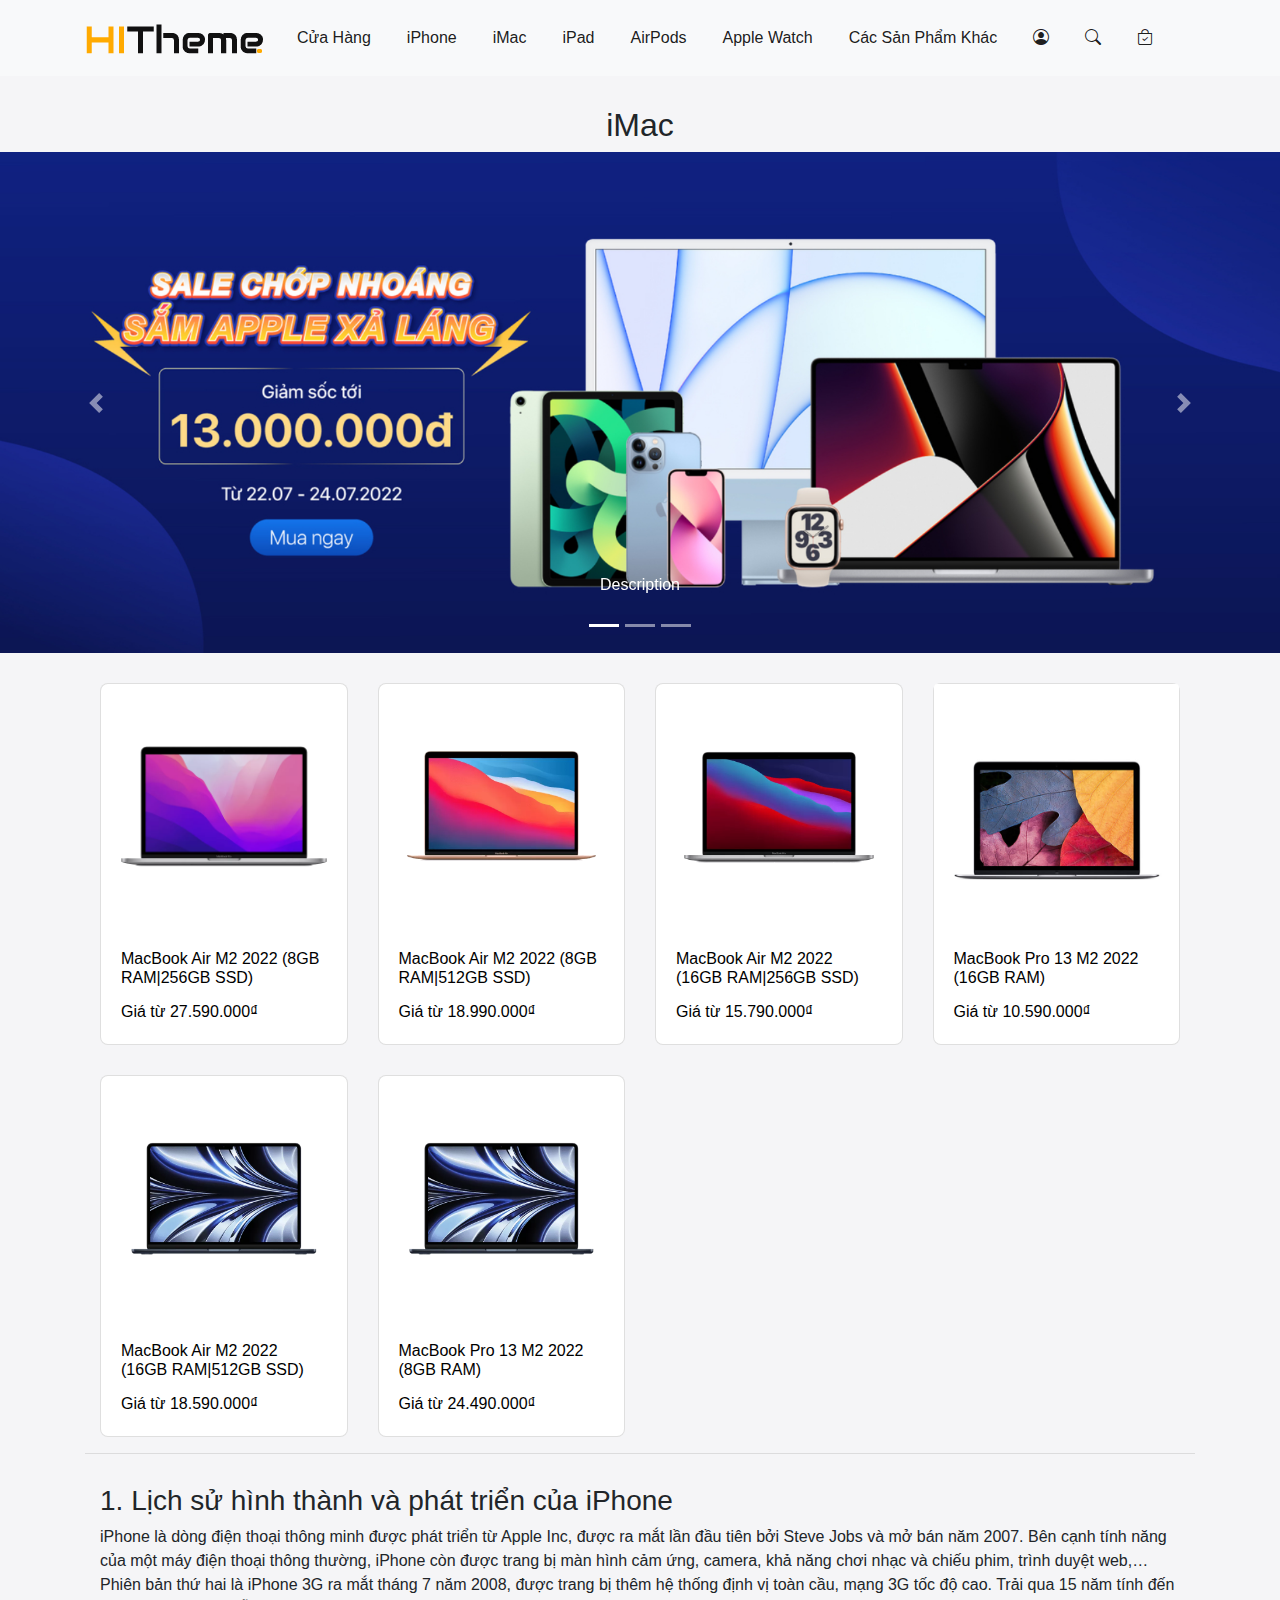
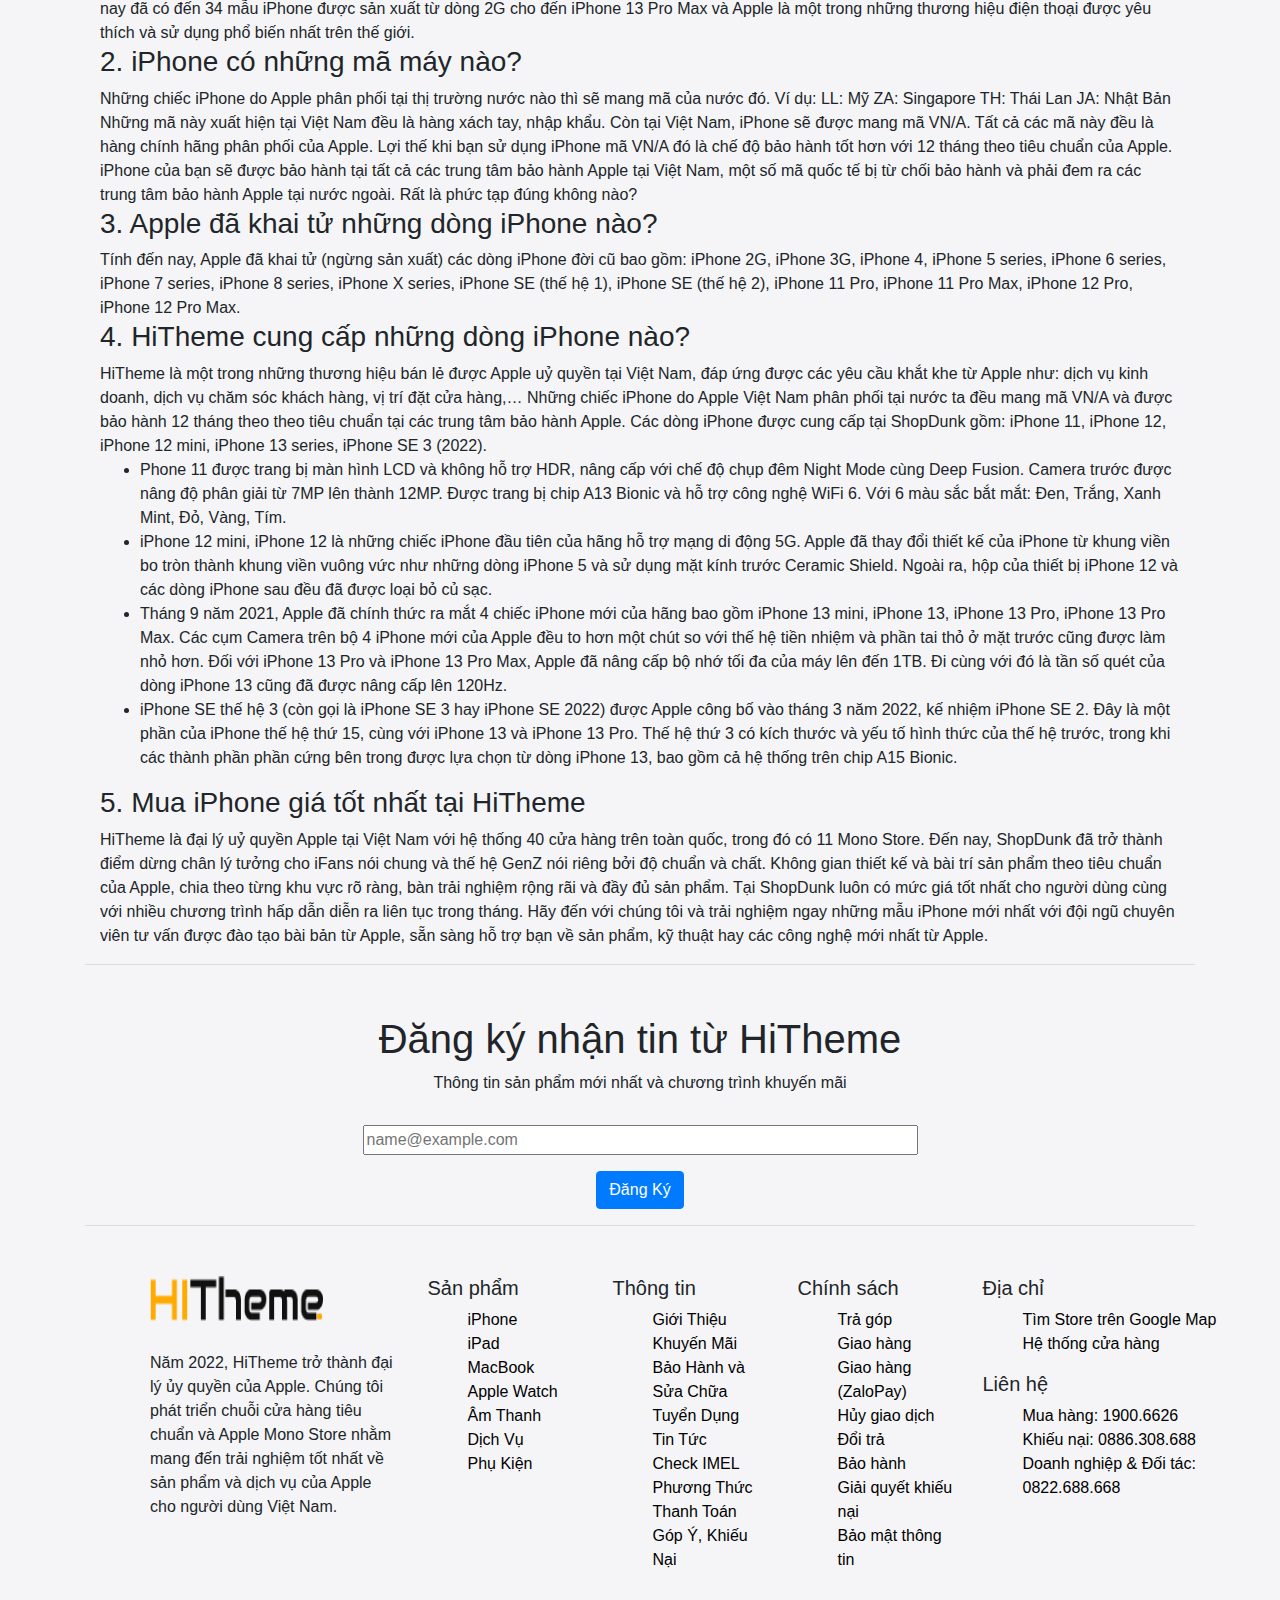
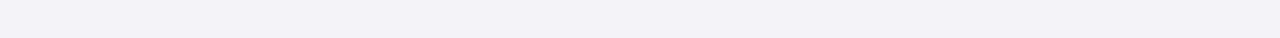
<file: imac.html>
<!doctype html>
<html lang="en">
  <head>
    <title>Title</title>
    <!-- Required meta tags -->
    <meta charset="utf-8">
    <meta name="viewport" content="width=device-width, initial-scale=1, shrink-to-fit=no">

    <!-- Bootstrap CSS -->
    <link rel="stylesheet" href="https://cdn.jsdelivr.net/npm/bootstrap-icons@1.9.1/font/bootstrap-icons.css">
    <link rel="stylesheet" href="https://stackpath.bootstrapcdn.com/bootstrap/4.3.1/css/bootstrap.min.css" integrity="sha384-ggOyR0iXCbMQv3Xipma34MD+dH/1fQ784/j6cY/iJTQUOhcWr7x9JvoRxT2MZw1T" crossorigin="anonymous">
    <link rel="stylesheet" href="css/iphone.css">
</head>
  <body>
    <div id="header">
        <nav class="navbar navbar-expand-lg navbar-light bg-light container ">
            <div class="logo navbar-brand ">
              <a href="trangchu.html"> <img src="img/logo.png" alt=""> </a>
            </div>
            <button class="navbar-toggler" type="button" data-toggle="collapse" data-target="#navbarNav"
              aria-controls="navbarNav" aria-expanded="false" aria-label="Toggle navigation">
              <span class="navbar-toggler-icon"></span>
            </button>
            <div class="collapse navbar-collapse" id="navbarNav">
              <ul class="navbar-nav">
                <li class="nav-item active">
                  <a class="nav-link" href="index.html">Cửa Hàng</a>
                </li>
                <li class="nav-item active">
                  <a class="nav-link" href="iphone.html">iPhone</a>
                </li>
                <li class="nav-item active">
                  <a class="nav-link" href="imac.html">iMac</a>
                </li>
                <li class="nav-item active">
                  <a class="nav-link" href="ipad.html">iPad</a>
                </li>
                <li class="nav-item active">
                  <a class="nav-link" href="airpod.html">AirPods</a>
                </li>
                <li class="nav-item active">
                  <a class="nav-link" href="applewatch.html">Apple Watch</a>
                </li>
                <li class="nav-item active">
                  <a class="nav-link" href="other.html">Các Sản Phẩm Khác</a>
                </li>
                <div class="icon-nav navbar-nav">
                  <li class="nav-item active">
                    <a class="nav-link" href="login.html"><i class="bi bi-person-circle"></i></a>
                  </li>
                  <li class="nav-item active">
                    <a class="nav-link" href="#"><i class="bi bi-search"></i></a>
                  </li>
                  <li class="nav-item active">
                    <a class="nav-link" href="giohang.html"><i class="bi bi-bag-check"></i></a>
                  </li>
                </div>
              </ul>
            </div>
          </nav>
      </div>
      <div class="main">
        <h2 class="container contai" style="text-align: center;">iMac</h2>
        <div id="carouselId" class="carousel slide" data-ride="carousel">
            <ol class="carousel-indicators">
                <li data-target="#carouselId" data-slide-to="0" class="active"></li>
                <li data-target="#carouselId" data-slide-to="1"></li>
                <li data-target="#carouselId" data-slide-to="2"></li>
            </ol>
            <div class="carousel-inner" role="listbox">
                <div class="carousel-item active">
                    <img src="img/slide.png" class="d-block w-100" alt="First slide">
                    <div class="carousel-caption d-none d-md-block">
                        <p>Description</p>
                    </div>
                </div>
                <div class="carousel-item">
                    <img src="img/slide.png" class="d-block w-100" alt="Second slide">
                    <div class="carousel-caption d-none d-md-block">
                        <p>Description</p>
                    </div>
                </div>
                <div class="carousel-item">
                    <img src="img/slide.png" class="d-block w-100" alt="Third slide">
                    <div class="carousel-caption d-none d-md-block">
                        <p>Description</p>
                    </div>
                </div>
            </div>
            <a class="carousel-control-prev" href="#carouselId" role="button" data-slide="prev">
                <span class="carousel-control-prev-icon" aria-hidden="true"></span>
                <span class="sr-only">Previous</span>
            </a>
            <a class="carousel-control-next" href="#carouselId" role="button" data-slide="next">
                <span class="carousel-control-next-icon" aria-hidden="true"></span>
                <span class="sr-only">Next</span>
            </a>
        </div>
        <div class="advertise container contai">
            <div class="iphone container contai">
                <div class="row">
                    <div class="col-md-3">
                        <a href="chitietsanpham.html">
                            <div class="card text-left">
                                <img class="card-img-top" src="img/mac-m2-1.webp" alt="">
                                <div class="card-body">
                                    <h4 class="card-title">MacBook Air M2 2022 (8GB RAM|256GB SSD)</h4>
                                    <p class="card-text">
                                        Giá từ 27.590.000₫
                                    </p>
                                </div>
                            </div>
                        </a>
                    </div>
                    <div class="col-md-3">
                        <a href="chitietsanpham.html">
                            <div class="card text-left">
                                <img class="card-img-top" src="img/MacBook-Air-M1-2020.webp" alt="">
                                <div class="card-body">
                                    <h4 class="card-title">MacBook Air M2 2022 (8GB RAM|512GB SSD)
                                    </h4>
                                    <p class="card-text">
                                        Giá từ 18.990.000₫
                                    </p>
                                </div>
                            </div>
                        </a>
                    </div>
                    <div class="col-md-3">
                        <a href="#">
                            <div class="card text-left">
                                <img class="card-img-top" src="img/MacBook-Pro-M1-2020.webp" alt="">
                                <div class="card-body">
                                    <h4 class="card-title">MacBook Air M2 2022 (16GB RAM|256GB SSD)
                                    </h4>
                                    <p class="card-text">
                                        Giá từ 15.790.000₫
                                    </p>
                                </div>
                            </div>
                        </a>
                    </div>
                    <div class="col-md-3">
                        <a href="#">
                            <div class="card text-left">
                                <img class="card-img-top" src="img/macbook.jpg" alt="">
                                <div class="card-body">
                                    <h4 class="card-title">MacBook Pro 13 M2 2022 (16GB RAM)
                                    </h4>
                                    <p class="card-text">
                                        Giá từ 10.590.000₫
                                    </p>
                                </div>
                            </div>
                        </a>
                    </div>
                    <div class="col-md-3">
                        <a href="#">
                            <div class="card cards text-left contai">
                                <img class="card-img-top" src="img/MacBook_Air_M1_Silver-1-1.webp" alt="">
                                <div class="card-body">
                                    <h4 class="card-title">MacBook Air M2 2022 (16GB RAM|512GB SSD)
                                    </h4>
                                    <p class="card-text">
                                        Giá từ 18.590.000₫
                                    </p>
                                </div>
                            </div>
                        </a>
                    </div>
                    <div class="col-md-3 contai">
                        <a href="#">
                            <div class="card cards text-left">
                                <img class="card-img-top" src="img/MacBook_Air_M1_Silver-1-1.webp" alt="">
                                <div class="card-body">
                                    <h4 class="card-title">MacBook Pro 13 M2 2022 (8GB RAM)</h4>
                                    <p class="card-text">
                                        Giá từ 24.490.000₫
                                    </p>
                                </div>
                            </div>
                        </a>
                    </div>
                </div>
            </div>   
            <hr>
            <div class="container contai">
                <h3>1. Lịch sử hình thành và phát triển của iPhone</h3>
                <span>iPhone là dòng điện thoại thông minh được phát triển từ Apple Inc, được ra mắt lần đầu tiên bởi Steve Jobs và mở bán năm 2007. Bên cạnh tính năng của một máy điện thoại thông thường, iPhone còn được trang bị màn hình cảm ứng, camera, khả năng chơi nhạc và chiếu phim, trình duyệt web,… Phiên bản thứ hai là iPhone 3G ra mắt tháng 7 năm 2008, được trang bị thêm hệ thống định vị toàn cầu, mạng 3G tốc độ cao.</span>
                <span>Trải qua 15 năm tính đến nay đã có đến 34 mẫu iPhone được sản xuất từ dòng 2G cho đến iPhone 13 Pro Max và Apple là một trong những thương hiệu điện thoại được yêu thích và sử dụng phổ biến nhất trên thế giới.</span>
                <h3>2. iPhone có những mã máy nào?</h3>
                <span>Những chiếc iPhone do Apple phân phối tại thị trường nước nào thì sẽ mang mã của nước đó. 

                    Ví dụ: 
                    
                    LL: Mỹ
                    ZA: Singapore
                    TH: Thái Lan
                    JA: Nhật Bản
                    Những mã này xuất hiện tại Việt Nam đều là hàng xách tay, nhập khẩu. Còn tại Việt Nam, iPhone sẽ được mang mã VN/A. Tất cả các mã này đều là hàng chính hãng phân phối của Apple. Lợi thế khi bạn sử dụng iPhone mã VN/A đó là chế độ bảo hành tốt hơn với 12 tháng theo tiêu chuẩn của Apple.
                    
                    iPhone của bạn sẽ được bảo hành tại tất cả các trung tâm bảo hành Apple tại Việt Nam, một số mã quốc tế bị từ chối bảo hành và phải đem ra các trung tâm bảo hành Apple tại nước ngoài. Rất là phức tạp đúng không nào?</span>
                    <h3>3. Apple đã khai tử những dòng iPhone nào?</h3>
                    <span>Tính đến nay, Apple đã khai tử (ngừng sản xuất) các dòng iPhone đời cũ bao gồm: iPhone 2G, iPhone 3G, iPhone 4, iPhone 5 series, iPhone 6 series, iPhone 7 series, iPhone 8 series, iPhone X series, iPhone SE (thế hệ 1), iPhone SE (thế hệ 2), iPhone 11 Pro, iPhone 11 Pro Max, iPhone 12 Pro, iPhone 12 Pro Max.</span>
                    <h3>4. HiTheme cung cấp những dòng iPhone nào?</h3>
                    <span>HiTheme là một trong những thương hiệu bán lẻ được Apple uỷ quyền tại Việt Nam, đáp ứng được các yêu cầu khắt khe từ Apple như: dịch vụ kinh doanh, dịch vụ chăm sóc khách hàng, vị trí đặt cửa hàng,…

                        Những chiếc iPhone do Apple Việt Nam phân phối tại nước ta đều mang mã VN/A và được bảo hành 12 tháng theo theo tiêu chuẩn tại các trung tâm bảo hành Apple. Các dòng iPhone được cung cấp tại ShopDunk gồm: iPhone 11, iPhone 12, iPhone 12 mini, iPhone 13 series, iPhone SE 3 (2022). </span>
                        <ul>
                            <li><span>Phone 11 được trang bị màn hình LCD và không hỗ trợ HDR, nâng cấp với chế độ chụp đêm Night Mode cùng Deep Fusion. Camera trước được nâng độ phân giải từ 7MP lên thành 12MP. Được trang bị chip A13 Bionic và hỗ trợ công nghệ WiFi 6. Với 6 màu sắc bắt mắt: Đen, Trắng, Xanh Mint, Đỏ, Vàng, Tím. </span></li>
                            <li><span>iPhone 12 mini, iPhone 12 là những chiếc iPhone đầu tiên của hãng hỗ trợ mạng di động 5G. Apple đã thay đổi thiết kế của iPhone từ khung viền bo tròn thành khung viền vuông vức như những dòng iPhone 5 và sử dụng mặt kính trước Ceramic Shield. Ngoài ra, hộp của thiết bị iPhone 12 và các dòng iPhone sau đều đã được loại bỏ củ sạc.</span></li>
                            <li><span>Tháng 9 năm 2021, Apple đã chính thức ra mắt 4 chiếc iPhone mới của hãng bao gồm iPhone 13 mini, iPhone 13, iPhone 13 Pro, iPhone 13 Pro Max. Các cụm Camera trên bộ 4 iPhone mới của Apple đều to hơn một chút so với thế hệ tiền nhiệm và phần tai thỏ ở mặt trước cũng được làm nhỏ hơn. Đối với iPhone 13 Pro và iPhone 13 Pro Max, Apple đã nâng cấp bộ nhớ tối đa của máy lên đến 1TB. Đi cùng với đó là tần số quét của dòng iPhone 13 cũng đã được nâng cấp lên 120Hz.</span></li>
                            <li><span>iPhone SE thế hệ 3 (còn gọi là iPhone SE 3 hay iPhone SE 2022) được Apple công bố vào tháng 3 năm 2022, kế nhiệm iPhone SE 2. Đây là một phần của iPhone thế hệ thứ 15, cùng với iPhone 13 và iPhone 13 Pro. Thế hệ thứ 3 có kích thước và yếu tố hình thức của thế hệ trước, trong khi các thành phần phần cứng bên trong được lựa chọn từ dòng iPhone 13, bao gồm cả hệ thống trên chip A15 Bionic.</span></li>
                        </ul>
                        <h3>5. Mua iPhone giá tốt nhất tại HiTheme</h3>
                        <span>HiTheme là đại lý uỷ quyền Apple tại Việt Nam với hệ thống 40 cửa hàng trên toàn quốc, trong đó có 11 Mono Store. Đến nay, ShopDunk đã trở thành điểm dừng chân lý tưởng cho iFans nói chung và thế hệ GenZ nói riêng bởi độ chuẩn và chất. Không gian thiết kế và bài trí sản phẩm theo tiêu chuẩn của Apple, chia theo từng khu vực rõ ràng, bàn trải nghiệm rộng rãi và đầy đủ sản phẩm.

                            Tại ShopDunk luôn có mức giá tốt nhất cho người dùng cùng với nhiều chương trình hấp dẫn diễn ra liên tục trong tháng. Hãy đến với chúng tôi và trải nghiệm ngay những mẫu iPhone mới nhất với đội ngũ chuyên viên tư vấn được đào tạo bài bản từ Apple, sẵn sàng hỗ trợ bạn về sản phẩm, kỹ thuật hay các công nghệ mới nhất từ Apple.</span>
                    </div> 
                    <hr>        
            <div class="receive-email">
                <h1>Đăng ký nhận tin từ HiTheme</h1>
                <span>Thông tin sản phẩm mới nhất và chương trình khuyến mãi</span>
                <input class="form-group w-50" for="exampleFormControlInput1" type="email" class="form-control"
                    id="exampleFormControlInput1" placeholder="name@example.com">

                <button type="button" class="btn btn-primary">Đăng Ký</button>
            </div>
            <hr>
            <div class="footer container contai">
                <div class="row">
                    <div class="col-md-3">
                        <div class="nav-logo">
                            <a href="#"><img style="width:173px ; height: 45px;" src="img/logo.png" alt=""></a>
                        </div>
                        <div class="contai">
                        <span >Năm 2022, HiTheme trở thành đại lý ủy quyền của Apple. Chúng tôi phát triển chuỗi cửa
                            hàng
                            tiêu chuẩn và Apple Mono Store nhằm mang đến trải nghiệm tốt nhất về sản phẩm và dịch vụ của
                            Apple cho người dùng Việt Nam.</span>
                          </div>
                    </div>

                    <div class="col-md-2">
                        <h5>Sản phẩm</h5>
                        <ul>
                            <li><a href="">iPhone</a></li>
                            <li><a href="">iPad</a></li>
                            <li><a href="">MacBook</a></li>
                            <li><a href="">Apple Watch</a></li>
                            <li><a href="">Âm Thanh</a></li>
                            <li><a href="">Dịch Vụ</a></li>
                            <li><a href="">Phụ Kiện</a></li>
                        </ul>
                    </div>
                    <div class="col-md-2">
                        <h5>Thông tin</h5>
                        <ul>
                            <li><a href="">Giới Thiệu</a></li>
                            <li><a href="">Khuyến Mãi</a></li>
                            <li><a href="">Bảo Hành và Sửa Chữa</a></li>
                            <li><a href="">Tuyển Dụng</a></li>
                            <li><a href="">Tin Tức</a></li>
                            <li><a href="">Check IMEL</a></li>
                            <li><a href="">Phương Thức Thanh Toán</a></li>
                            <li><a href="">Góp Ý, Khiếu Nại</a></li>
                        </ul>
                    </div>
                    <div class="col-md-2">
                        <h5>Chính sách</h5>
                        <ul>
                            <li><a href="">Trả góp</a></li>
                            <li><a href="">Giao hàng</a></li>
                            <li><a href="">Giao hàng (ZaloPay)</a></li>
                            <li><a href="">Hủy giao dịch</a></li>
                            <li><a href="">Đổi trả</a></li>
                            <li><a href="">Bảo hành</a></li>
                            <li><a href="">Giải quyết khiếu nại</a></li>
                            <li><a href="">Bảo mật thông tin</a></li>
                        </ul>
                    </div>
                    <div class="col-md-3">
                        <h5>Địa chỉ</h5>
                        <ul>
                            <li><a href="https://www.google.com/maps/search/ShopDuck/@10.9239793,106.6048545,13z/data=!3m1!4b1?hl=vi-VN">Tìm Store trên Google Map</a></li>
                            <li><a href="">Hệ thống cửa hàng</a></li>
                        </ul>
                        <h5>Liên hệ</h5>
                        <ul>
                            <li><a href="">Mua hàng: 1900.6626</a></li>
                            <li><a href="">Khiếu nại: 0886.308.688</a></li>
                            <li><a href="">Doanh nghiệp & Đối tác: 0822.688.668</a></li>
                        </ul>
                    </div>
                </div>
            </div>
    <!-- Optional JavaScript -->
    <!-- jQuery first, then Popper.js, then Bootstrap JS -->
    <script src="https://code.jquery.com/jquery-3.3.1.slim.min.js" integrity="sha384-q8i/X+965DzO0rT7abK41JStQIAqVgRVzpbzo5smXKp4YfRvH+8abtTE1Pi6jizo" crossorigin="anonymous"></script>
    <script src="https://cdnjs.cloudflare.com/ajax/libs/popper.js/1.14.7/umd/popper.min.js" integrity="sha384-UO2eT0CpHqdSJQ6hJty5KVphtPhzWj9WO1clHTMGa3JDZwrnQq4sF86dIHNDz0W1" crossorigin="anonymous"></script>
    <script src="https://stackpath.bootstrapcdn.com/bootstrap/4.3.1/js/bootstrap.min.js" integrity="sha384-JjSmVgyd0p3pXB1rRibZUAYoIIy6OrQ6VrjIEaFf/nJGzIxFDsf4x0xIM+B07jRM" crossorigin="anonymous"></script>
  </body>
</html>
</file>
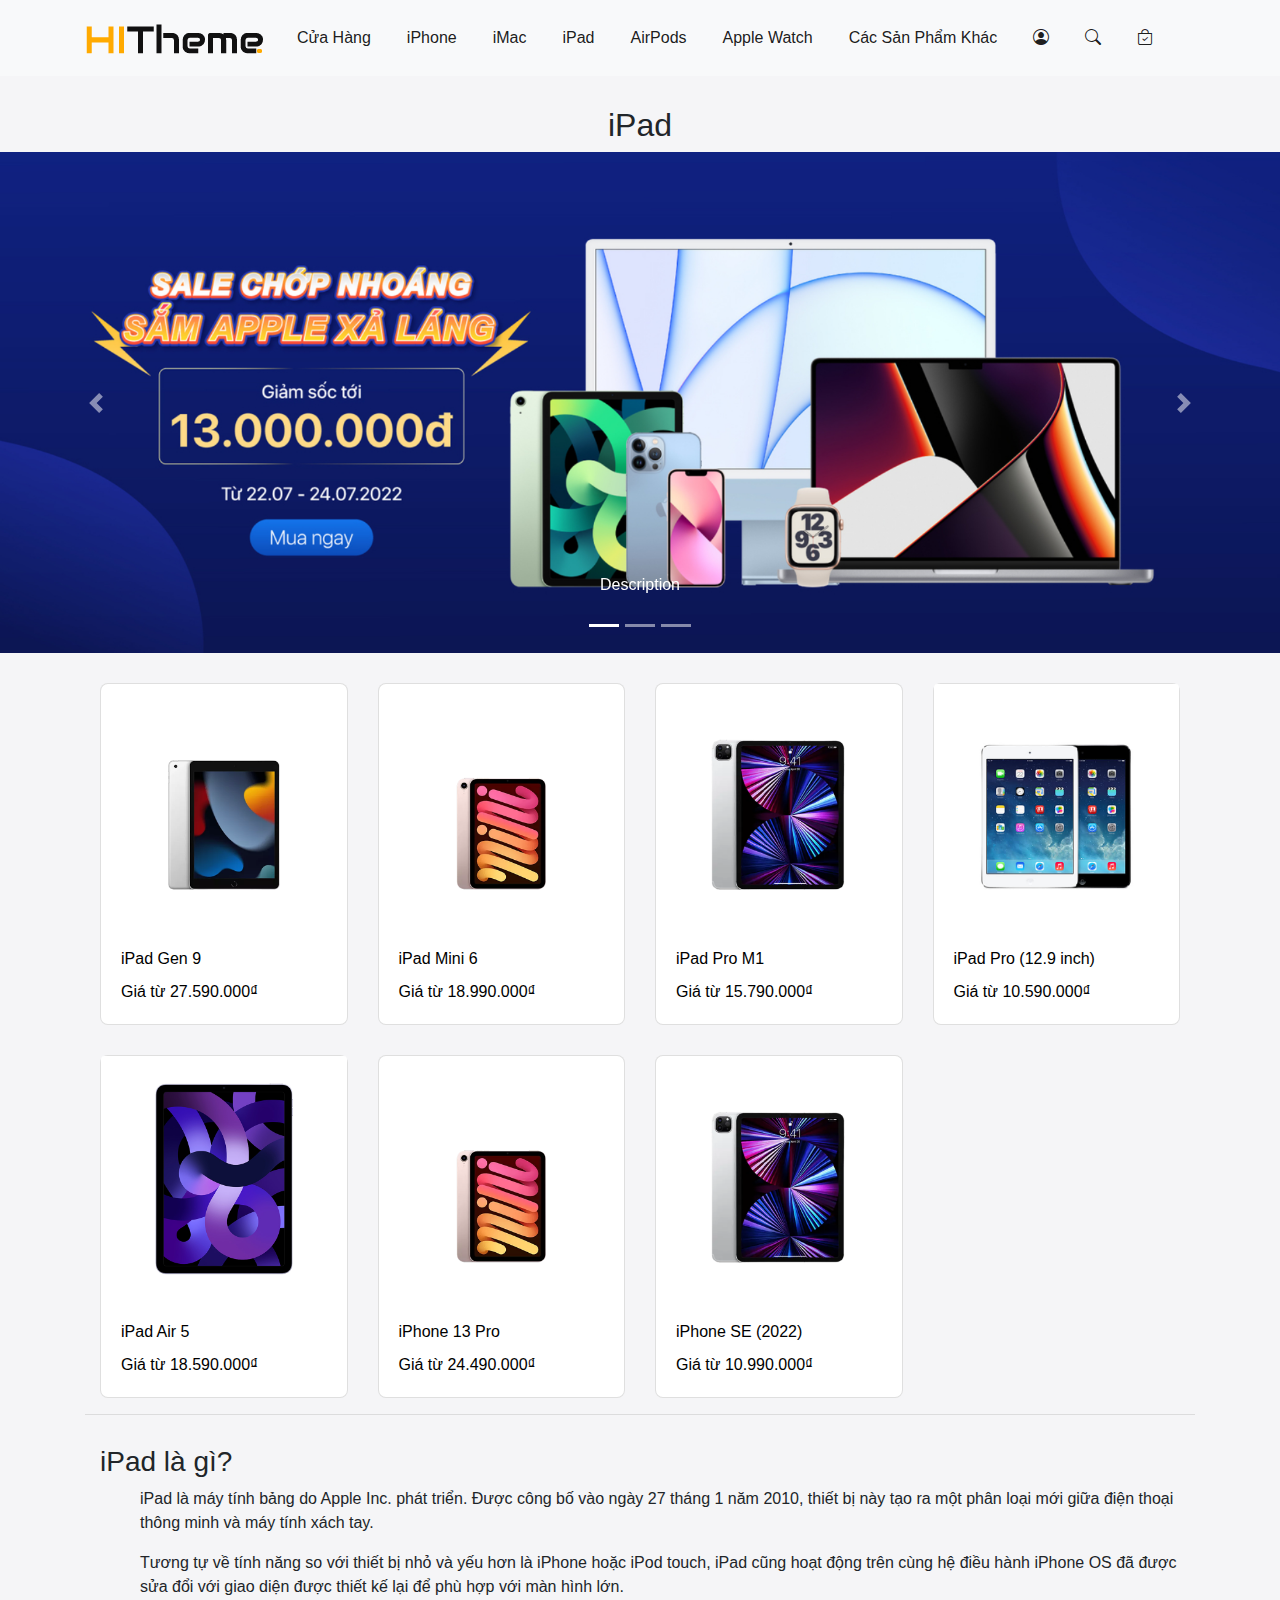
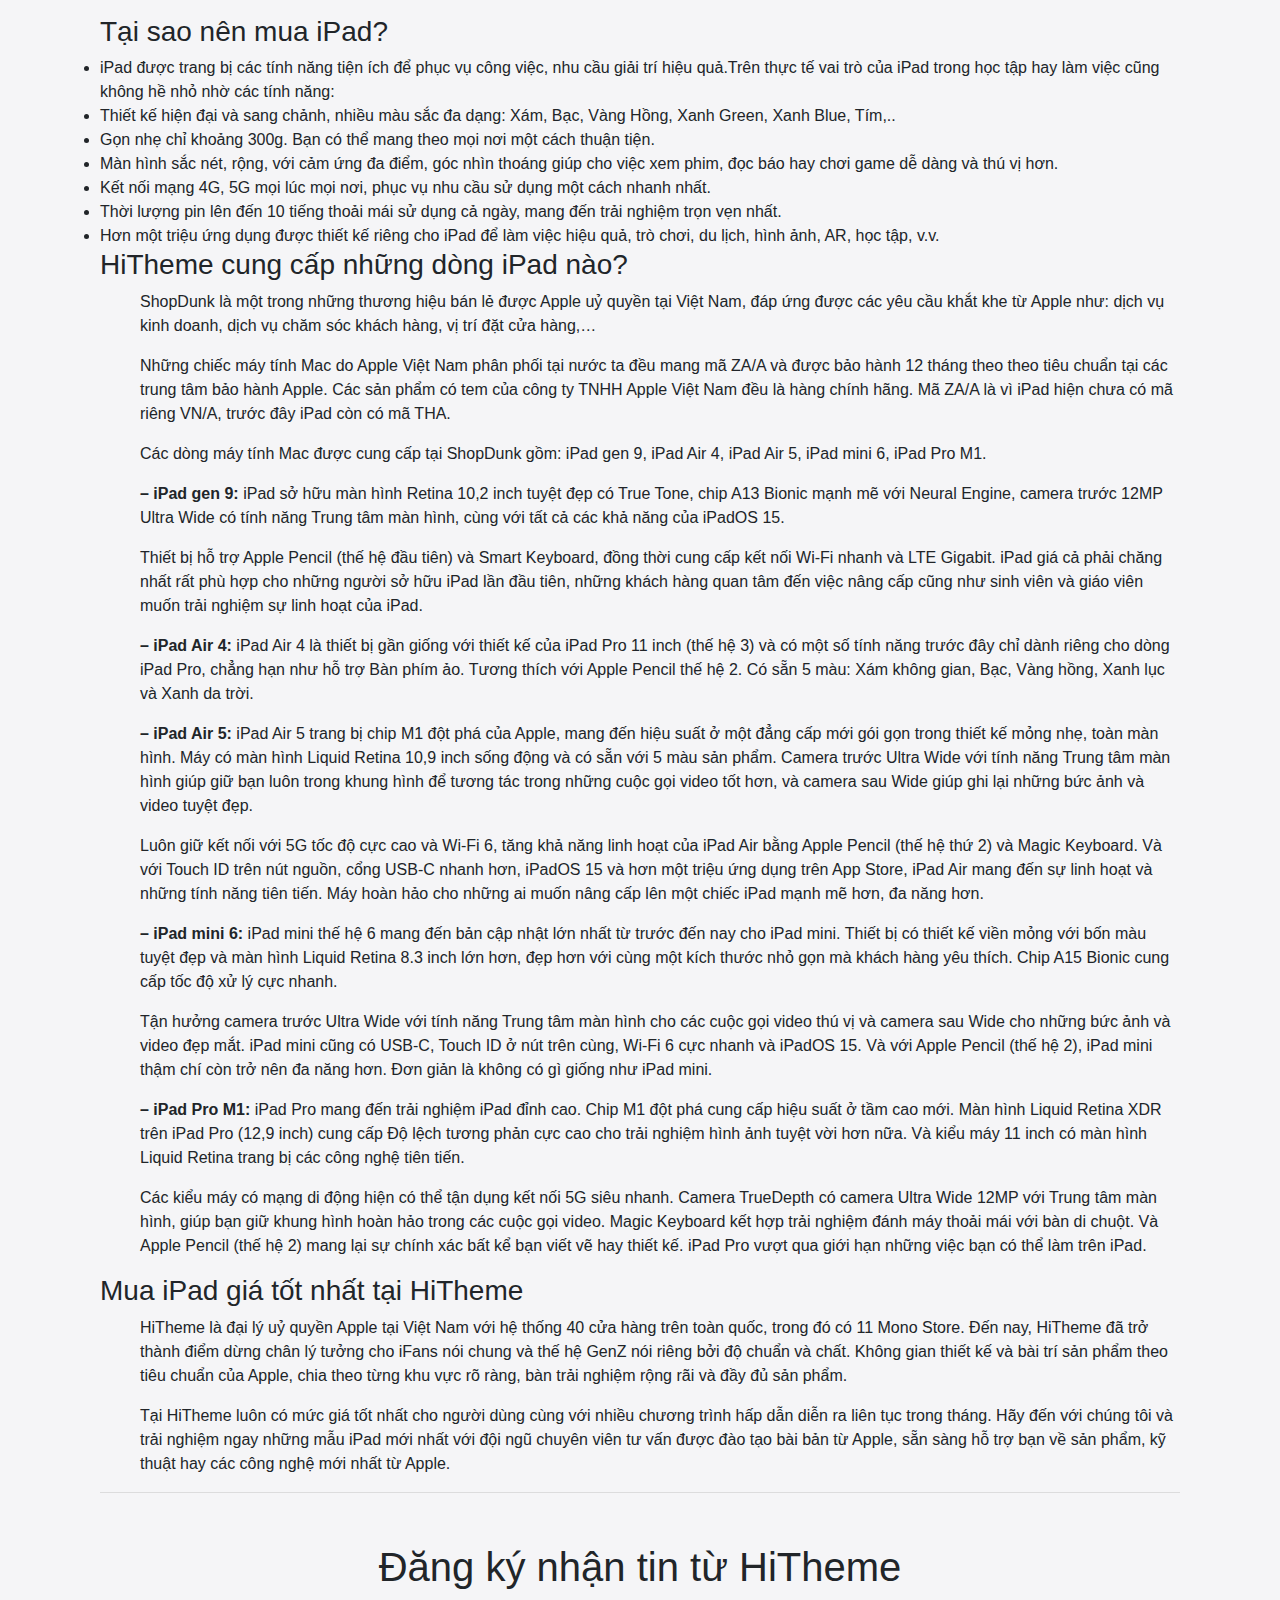
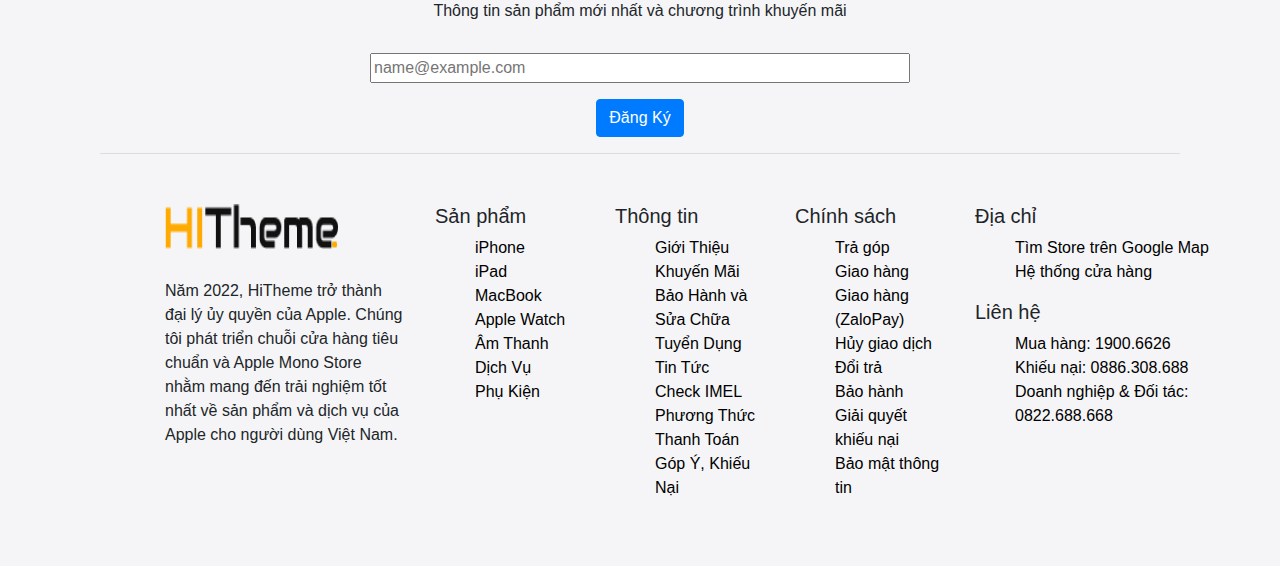
<file: ipad.html>
<!doctype html>
<html lang="en">

<head>
    <title>Title</title>
    <!-- Required meta tags -->
    <meta charset="utf-8">
    <meta name="viewport" content="width=device-width, initial-scale=1, shrink-to-fit=no">

    <!-- Bootstrap CSS -->
    <link rel="stylesheet" href="https://cdn.jsdelivr.net/npm/bootstrap-icons@1.9.1/font/bootstrap-icons.css">
    <link rel="stylesheet" href="https://stackpath.bootstrapcdn.com/bootstrap/4.3.1/css/bootstrap.min.css"
        integrity="sha384-ggOyR0iXCbMQv3Xipma34MD+dH/1fQ784/j6cY/iJTQUOhcWr7x9JvoRxT2MZw1T" crossorigin="anonymous">
    <link rel="stylesheet" href="css/iphone.css">
</head>

<body>
    <div id="header">
        <nav class="navbar navbar-expand-lg navbar-light bg-light container ">
            <div class="logo navbar-brand ">
                <a href="trangchu.html"> <img src="img/logo.png" alt=""> </a>
            </div>
            <button class="navbar-toggler" type="button" data-toggle="collapse" data-target="#navbarNav"
                aria-controls="navbarNav" aria-expanded="false" aria-label="Toggle navigation">
                <span class="navbar-toggler-icon"></span>
            </button>
            <div class="collapse navbar-collapse" id="navbarNav">
                <ul class="navbar-nav">
                    <li class="nav-item active">
                        <a class="nav-link" href="index.html">Cửa Hàng</a>
                    </li>
                    <li class="nav-item active">
                        <a class="nav-link" href="iphone.html">iPhone</a>
                    </li>
                    <li class="nav-item active">
                        <a class="nav-link" href="imac.html">iMac</a>
                    </li>
                    <li class="nav-item active">
                        <a class="nav-link" href="ipad.html">iPad</a>
                    </li>
                    <li class="nav-item active">
                        <a class="nav-link" href="airpod.html">AirPods</a>
                    </li>
                    <li class="nav-item active">
                        <a class="nav-link" href="applewatch.html">Apple Watch</a>
                    </li>
                    <li class="nav-item active">
                        <a class="nav-link" href="other.html">Các Sản Phẩm Khác</a>
                    </li>
                    <div class="icon-nav navbar-nav">
                        <li class="nav-item active">
                            <a class="nav-link" href="login.html"><i class="bi bi-person-circle"></i></a>
                        </li>
                        <li class="nav-item active">
                            <a class="nav-link" href="#"><i class="bi bi-search"></i></a>
                        </li>
                        <li class="nav-item active">
                            <a class="nav-link" href="giohang.html"><i class="bi bi-bag-check"></i></a>
                        </li>
                    </div>
                </ul>
            </div>
        </nav>
    </div>
    <div class="main">
        <h2 class="container contai" style="text-align: center;">iPad</h2>
        <div id="carouselId" class="carousel slide" data-ride="carousel">
            <ol class="carousel-indicators">
                <li data-target="#carouselId" data-slide-to="0" class="active"></li>
                <li data-target="#carouselId" data-slide-to="1"></li>
                <li data-target="#carouselId" data-slide-to="2"></li>
            </ol>
            <div class="carousel-inner" role="listbox">
                <div class="carousel-item active">
                    <img src="img/slide.png" class="d-block w-100" alt="First slide">
                    <div class="carousel-caption d-none d-md-block">
                        <p>Description</p>
                    </div>
                </div>
                <div class="carousel-item">
                    <img src="img/slide.png" class="d-block w-100" alt="Second slide">
                    <div class="carousel-caption d-none d-md-block">
                        <p>Description</p>
                    </div>
                </div>
                <div class="carousel-item">
                    <img src="img/slide.png" class="d-block w-100" alt="Third slide">
                    <div class="carousel-caption d-none d-md-block">
                        <p>Description</p>
                    </div>
                </div>
            </div>
            <a class="carousel-control-prev" href="#carouselId" role="button" data-slide="prev">
                <span class="carousel-control-prev-icon" aria-hidden="true"></span>
                <span class="sr-only">Previous</span>
            </a>
            <a class="carousel-control-next" href="#carouselId" role="button" data-slide="next">
                <span class="carousel-control-next-icon" aria-hidden="true"></span>
                <span class="sr-only">Next</span>
            </a>
        </div>
        <div class="advertise container contai">
            <div class="iphone container contai">
                <div class="row">
                    <div class="col-md-3">
                        <a href="chitietsanpham.html">
                            <div class="card text-left">
                                <img class="card-img-top" src="img/ipad-gen-9.webp" alt="">
                                <div class="card-body">
                                    <h4 class="card-title">iPad Gen 9
                                    </h4>
                                    <p class="card-text">
                                        Giá từ 27.590.000₫
                                    </p>
                                </div>
                            </div>
                        </a>
                    </div>
                    <div class="col-md-3">
                        <a href="chitietsanpham.html">
                            <div class="card text-left">
                                <img class="card-img-top" src="img/ipad-mini-6.webp" alt="">
                                <div class="card-body">
                                    <h4 class="card-title">iPad Mini 6
                                    </h4>
                                    <p class="card-text">
                                        Giá từ 18.990.000₫
                                    </p>
                                </div>
                            </div>
                        </a>
                    </div>
                    <div class="col-md-3">
                        <a href="#">
                            <div class="card text-left">
                                <img class="card-img-top" src="img/ipad-pro-m1-11-768x768-1.webp" alt="">
                                <div class="card-body">
                                    <h4 class="card-title">iPad Pro M1
                                    </h4>
                                    <p class="card-text">
                                        Giá từ 15.790.000₫
                                    </p>
                                </div>
                            </div>
                        </a>
                    </div>
                    <div class="col-md-3">
                        <a href="#">
                            <div class="card text-left">
                                <img class="card-img-top" src="img/ipad.jpg" alt="">
                                <div class="card-body">
                                    <h4 class="card-title">iPad Pro (12.9 inch)
                                    </h4>
                                    <p class="card-text">
                                        Giá từ 10.590.000₫
                                    </p>
                                </div>
                            </div>
                        </a>
                    </div>
                    <div class="col-md-3">
                        <a href="#">
                            <div class="card cards text-left contai">
                                <img class="card-img-top" src="img/ipair5.jpg" alt="">
                                <div class="card-body">
                                    <h4 class="card-title">iPad Air 5
                                    </h4>
                                    <p class="card-text">
                                        Giá từ 18.590.000₫
                                    </p>
                                </div>
                            </div>
                        </a>
                    </div>
                    <div class="col-md-3 contai">
                        <a href="#">
                            <div class="card cards text-left">
                                <img class="card-img-top" src="img/ipad-mini-6.webp" alt="">
                                <div class="card-body">
                                    <h4 class="card-title">iPhone 13 Pro
                                    </h4>
                                    <p class="card-text">
                                        Giá từ 24.490.000₫
                                    </p>
                                </div>
                            </div>
                        </a>
                    </div>
                    <div class="col-md-3 contai">
                        <a href="#">
                            <div class="card cards text-left">
                                <img class="card-img-top" src="img/ipad-pro-m1-11-768x768-1.webp" alt="">
                                <div class="card-body">
                                    <h4 class="card-title">iPhone SE (2022)
                                    </h4>
                                    <p class="card-text">
                                        Giá từ 10.990.000₫
                                    </p>
                                </div>
                            </div>
                        </a>
                    </div>
                </div>
            </div>
            <hr>
            <div class="container contai">
                <h3>iPad là gì?</h3>
                <ul>iPad là máy tính bảng do Apple Inc. phát triển. Được công bố vào ngày 27 tháng 1 năm 2010, thiết
                    bị này tạo ra một phân loại mới giữa điện thoại thông minh và máy tính xách tay. </ul>
                <ul>Tương tự về tính năng so với thiết bị nhỏ và yếu hơn là iPhone hoặc iPod touch, iPad cũng hoạt
                    động trên cùng hệ điều hành iPhone OS đã được sửa đổi với giao diện được thiết kế lại để phù hợp với
                    màn hình lớn.</ul>
                <h3>Tại sao nên mua iPad?</h3>
                <li><span>iPad được trang bị các tính năng tiện ích để phục vụ công việc, nhu cầu giải trí hiệu quả.Trên
                        thực tế vai trò của iPad trong học tập hay làm việc cũng không hề nhỏ nhờ các tính năng:</span>
                </li>
                <li><span>Thiết kế hiện đại và sang chảnh, nhiều màu sắc đa dạng: Xám, Bạc, Vàng Hồng, Xanh Green, Xanh
                        Blue, Tím,..</span></li>
                <li><span>Gọn nhẹ chỉ khoảng 300g. Bạn có thể mang theo mọi nơi một cách thuận tiện.</span></li>
                <li><span>Màn hình sắc nét, rộng, với cảm ứng đa điểm, góc nhìn thoáng giúp cho việc xem phim, đọc báo
                        hay chơi game dễ dàng và thú vị hơn.</span></li>
                <li><span>Kết nối mạng 4G, 5G mọi lúc mọi nơi, phục vụ nhu cầu sử dụng một cách nhanh nhất.</span></li>
                <li><span>Thời lượng pin lên đến 10 tiếng thoải mái sử dụng cả ngày, mang đến trải nghiệm trọn vẹn
                        nhất.</span></li>
                <li><span>Hơn một triệu ứng dụng được thiết kế riêng cho iPad để làm việc hiệu quả, trò chơi, du lịch,
                        hình ảnh, AR, học tập, v.v.</span></li>
                <h3>HiTheme cung cấp những dòng iPad nào?</h3>
                <ul>ShopDunk là một trong những thương hiệu bán lẻ được Apple uỷ quyền tại Việt Nam, đáp ứng được các
                    yêu cầu khắt khe từ Apple như: dịch vụ kinh doanh, dịch vụ chăm sóc khách hàng, vị trí đặt cửa
                    hàng,…</ul>
                <ul>Những chiếc máy tính Mac do Apple Việt Nam phân phối tại nước ta đều mang mã ZA/A và được bảo hành
                    12 tháng theo theo tiêu chuẩn tại các trung tâm bảo hành Apple. Các sản phẩm có tem của công ty TNHH
                    Apple Việt Nam đều là hàng chính hãng. Mã ZA/A là vì iPad hiện chưa có mã riêng VN/A, trước đây iPad
                    còn có mã THA.</ul>
                <ul>Các dòng máy tính Mac được cung cấp tại ShopDunk gồm: iPad gen 9, iPad Air 4, iPad Air 5, iPad mini
                    6, iPad Pro M1.</ul>
                <ul><b>– iPad gen 9:</b> iPad sở hữu màn hình Retina 10,2 inch tuyệt đẹp có True Tone, chip A13 Bionic
                    mạnh mẽ với Neural Engine, camera trước 12MP Ultra Wide có tính năng Trung tâm màn hình, cùng với
                    tất cả các khả năng của iPadOS 15. </ul>
                <ul>Thiết bị hỗ trợ Apple Pencil (thế hệ đầu tiên) và Smart Keyboard, đồng thời cung cấp kết nối Wi-Fi
                    nhanh và LTE Gigabit. iPad giá cả phải chăng nhất rất phù hợp cho những người sở hữu iPad lần đầu
                    tiên, những khách hàng quan tâm đến việc nâng cấp cũng như sinh viên và giáo viên muốn trải nghiệm
                    sự linh hoạt của iPad.</ul>
                <ul><b>– iPad Air 4:</b> iPad Air 4 là thiết bị gần giống với thiết kế của iPad Pro 11 inch (thế hệ 3)
                    và có một số tính năng trước đây chỉ dành riêng cho dòng iPad Pro, chẳng hạn như hỗ trợ Bàn phím ảo.
                    Tương thích với Apple Pencil thế hệ 2. Có sẵn 5 màu: Xám không gian, Bạc, Vàng hồng, Xanh lục và
                    Xanh da trời.</ul>
                <ul><b>– iPad Air 5:</b> iPad Air 5 trang bị chip M1 đột phá của Apple, mang đến hiệu suất ở một đẳng
                    cấp mới gói gọn trong thiết kế mỏng nhẹ, toàn màn hình. Máy có màn hình Liquid Retina 10,9 inch sống
                    động và có sẵn với 5 màu sản phẩm. Camera trước Ultra Wide với tính năng Trung tâm màn hình giúp giữ
                    bạn luôn trong khung hình để tương tác trong những cuộc gọi video tốt hơn, và camera sau Wide giúp
                    ghi lại những bức ảnh và video tuyệt đẹp.</ul>
                <ul>Luôn giữ kết nối với 5G tốc độ cực cao và Wi-Fi 6, tăng khả năng linh hoạt của iPad Air bằng Apple
                    Pencil (thế hệ thứ 2) và Magic Keyboard. Và với Touch ID trên nút nguồn, cổng USB-C nhanh hơn,
                    iPadOS 15 và hơn một triệu ứng dụng trên App Store, iPad Air mang đến sự linh hoạt và những tính
                    năng tiên tiến. Máy hoàn hảo cho những ai muốn nâng cấp lên một chiếc iPad mạnh mẽ hơn, đa năng hơn.
                </ul>
                <ul><b>– iPad mini 6:</b> iPad mini thế hệ 6 mang đến bản cập nhật lớn nhất từ trước đến nay cho iPad
                    mini. Thiết bị có thiết kế viền mỏng với bốn màu tuyệt đẹp và màn hình Liquid Retina 8.3 inch lớn
                    hơn, đẹp hơn với cùng một kích thước nhỏ gọn mà khách hàng yêu thích. Chip A15 Bionic cung cấp tốc
                    độ xử lý cực nhanh. </ul>
                <ul>Tận hưởng camera trước Ultra Wide với tính năng Trung tâm màn hình cho các cuộc gọi video thú vị và
                    camera sau Wide cho những bức ảnh và video đẹp mắt. iPad mini cũng có USB-C, Touch ID ở nút trên
                    cùng, Wi-Fi 6 cực nhanh và iPadOS 15. Và với Apple Pencil (thế hệ 2), iPad mini thậm chí còn trở nên
                    đa năng hơn. Đơn giản là không có gì giống như iPad mini.</ul>
                <ul><b>– iPad Pro M1:</b> iPad Pro mang đến trải nghiệm iPad đỉnh cao. Chip M1 đột phá cung cấp hiệu
                    suất ở tầm cao mới. Màn hình Liquid Retina XDR trên iPad Pro (12,9 inch) cung cấp Độ lệch tương phản
                    cực cao cho trải nghiệm hình ảnh tuyệt vời hơn nữa. Và kiểu máy 11 inch có màn hình Liquid Retina
                    trang bị các công nghệ tiên tiến.</ul>
                <ul>Các kiểu máy có mạng di động hiện có thể tận dụng kết nối 5G siêu nhanh. Camera TrueDepth có camera
                    Ultra Wide 12MP với Trung tâm màn hình, giúp bạn giữ khung hình hoàn hảo trong các cuộc gọi video.
                    Magic Keyboard kết hợp trải nghiệm đánh máy thoải mái với bàn di chuột. Và Apple Pencil (thế hệ 2)
                    mang lại sự chính xác bất kể bạn viết vẽ hay thiết kế. iPad Pro vượt qua giới hạn những việc bạn có
                    thể làm trên iPad.</ul>
                <h3>Mua iPad giá tốt nhất tại HiTheme</h3>
                <ul>HiTheme là đại lý uỷ quyền Apple tại Việt Nam với hệ thống 40 cửa hàng trên toàn quốc, trong đó có
                    11 Mono Store. Đến nay, HiTheme đã trở thành điểm dừng chân lý tưởng cho iFans nói chung và thế hệ
                    GenZ nói riêng bởi độ chuẩn và chất. Không gian thiết kế và bài trí sản phẩm theo tiêu chuẩn của
                    Apple, chia theo từng khu vực rõ ràng, bàn trải nghiệm rộng rãi và đầy đủ sản phẩm.</ul>
                <ul>Tại HiTheme luôn có mức giá tốt nhất cho người dùng cùng với nhiều chương trình hấp dẫn diễn ra liên
                    tục trong tháng. Hãy đến với chúng tôi và trải nghiệm ngay những mẫu iPad mới nhất với đội ngũ
                    chuyên viên tư vấn được đào tạo bài bản từ Apple, sẵn sàng hỗ trợ bạn về sản phẩm, kỹ thuật hay các
                    công nghệ mới nhất từ Apple.</ul>
                    <hr>
                <div class="receive-email">
                    <h1>Đăng ký nhận tin từ HiTheme</h1>
                    <span>Thông tin sản phẩm mới nhất và chương trình khuyến mãi</span>
                    <input class="form-group w-50" for="exampleFormControlInput1" type="email" class="form-control"
                        id="exampleFormControlInput1" placeholder="name@example.com">

                    <button type="button" class="btn btn-primary">Đăng Ký</button>
                </div>
                <hr>
                <div class="footer container contai">
                    <div class="row">
                        <div class="col-md-3">
                            <div class="nav-logo">
                                <a href="#"><img style="width:173px ; height: 45px;" src="img/logo.png" alt=""></a>
                            </div>
                            <div class="contai">
                                <span>Năm 2022, HiTheme trở thành đại lý ủy quyền của Apple. Chúng tôi phát triển chuỗi
                                    cửa
                                    hàng
                                    tiêu chuẩn và Apple Mono Store nhằm mang đến trải nghiệm tốt nhất về sản phẩm và
                                    dịch vụ
                                    của
                                    Apple cho người dùng Việt Nam.</span>
                            </div>
                        </div>

                        <div class="col-md-2">
                            <h5>Sản phẩm</h5>
                            <ul>
                                <li><a href="">iPhone</a></li>
                                <li><a href="">iPad</a></li>
                                <li><a href="">MacBook</a></li>
                                <li><a href="">Apple Watch</a></li>
                                <li><a href="">Âm Thanh</a></li>
                                <li><a href="">Dịch Vụ</a></li>
                                <li><a href="">Phụ Kiện</a></li>
                            </ul>
                        </div>
                        <div class="col-md-2">
                            <h5>Thông tin</h5>
                            <ul>
                                <li><a href="">Giới Thiệu</a></li>
                                <li><a href="">Khuyến Mãi</a></li>
                                <li><a href="">Bảo Hành và Sửa Chữa</a></li>
                                <li><a href="">Tuyển Dụng</a></li>
                                <li><a href="">Tin Tức</a></li>
                                <li><a href="">Check IMEL</a></li>
                                <li><a href="">Phương Thức Thanh Toán</a></li>
                                <li><a href="">Góp Ý, Khiếu Nại</a></li>
                            </ul>
                        </div>
                        <div class="col-md-2">
                            <h5>Chính sách</h5>
                            <ul>
                                <li><a href="">Trả góp</a></li>
                                <li><a href="">Giao hàng</a></li>
                                <li><a href="">Giao hàng (ZaloPay)</a></li>
                                <li><a href="">Hủy giao dịch</a></li>
                                <li><a href="">Đổi trả</a></li>
                                <li><a href="">Bảo hành</a></li>
                                <li><a href="">Giải quyết khiếu nại</a></li>
                                <li><a href="">Bảo mật thông tin</a></li>
                            </ul>
                        </div>
                        <div class="col-md-3">
                            <h5>Địa chỉ</h5>
                            <ul>
                                <li><a
                                        href="https://www.google.com/maps/search/ShopDuck/@10.9239793,106.6048545,13z/data=!3m1!4b1?hl=vi-VN">Tìm
                                        Store trên Google Map</a></li>
                                <li><a href="">Hệ thống cửa hàng</a></li>
                            </ul>
                            <h5>Liên hệ</h5>
                            <ul>
                                <li><a href="">Mua hàng: 1900.6626</a></li>
                                <li><a href="">Khiếu nại: 0886.308.688</a></li>
                                <li><a href="">Doanh nghiệp & Đối tác: 0822.688.668</a></li>
                            </ul>
                        </div>
                    </div>
                </div>
                <!-- Optional JavaScript -->
                <!-- jQuery first, then Popper.js, then Bootstrap JS -->
                <script src="https://code.jquery.com/jquery-3.3.1.slim.min.js"
                    integrity="sha384-q8i/X+965DzO0rT7abK41JStQIAqVgRVzpbzo5smXKp4YfRvH+8abtTE1Pi6jizo"
                    crossorigin="anonymous"></script>
                <script src="https://cdnjs.cloudflare.com/ajax/libs/popper.js/1.14.7/umd/popper.min.js"
                    integrity="sha384-UO2eT0CpHqdSJQ6hJty5KVphtPhzWj9WO1clHTMGa3JDZwrnQq4sF86dIHNDz0W1"
                    crossorigin="anonymous"></script>
                <script src="https://stackpath.bootstrapcdn.com/bootstrap/4.3.1/js/bootstrap.min.js"
                    integrity="sha384-JjSmVgyd0p3pXB1rRibZUAYoIIy6OrQ6VrjIEaFf/nJGzIxFDsf4x0xIM+B07jRM"
                    crossorigin="anonymous"></script>
</body>

</html>
</file>
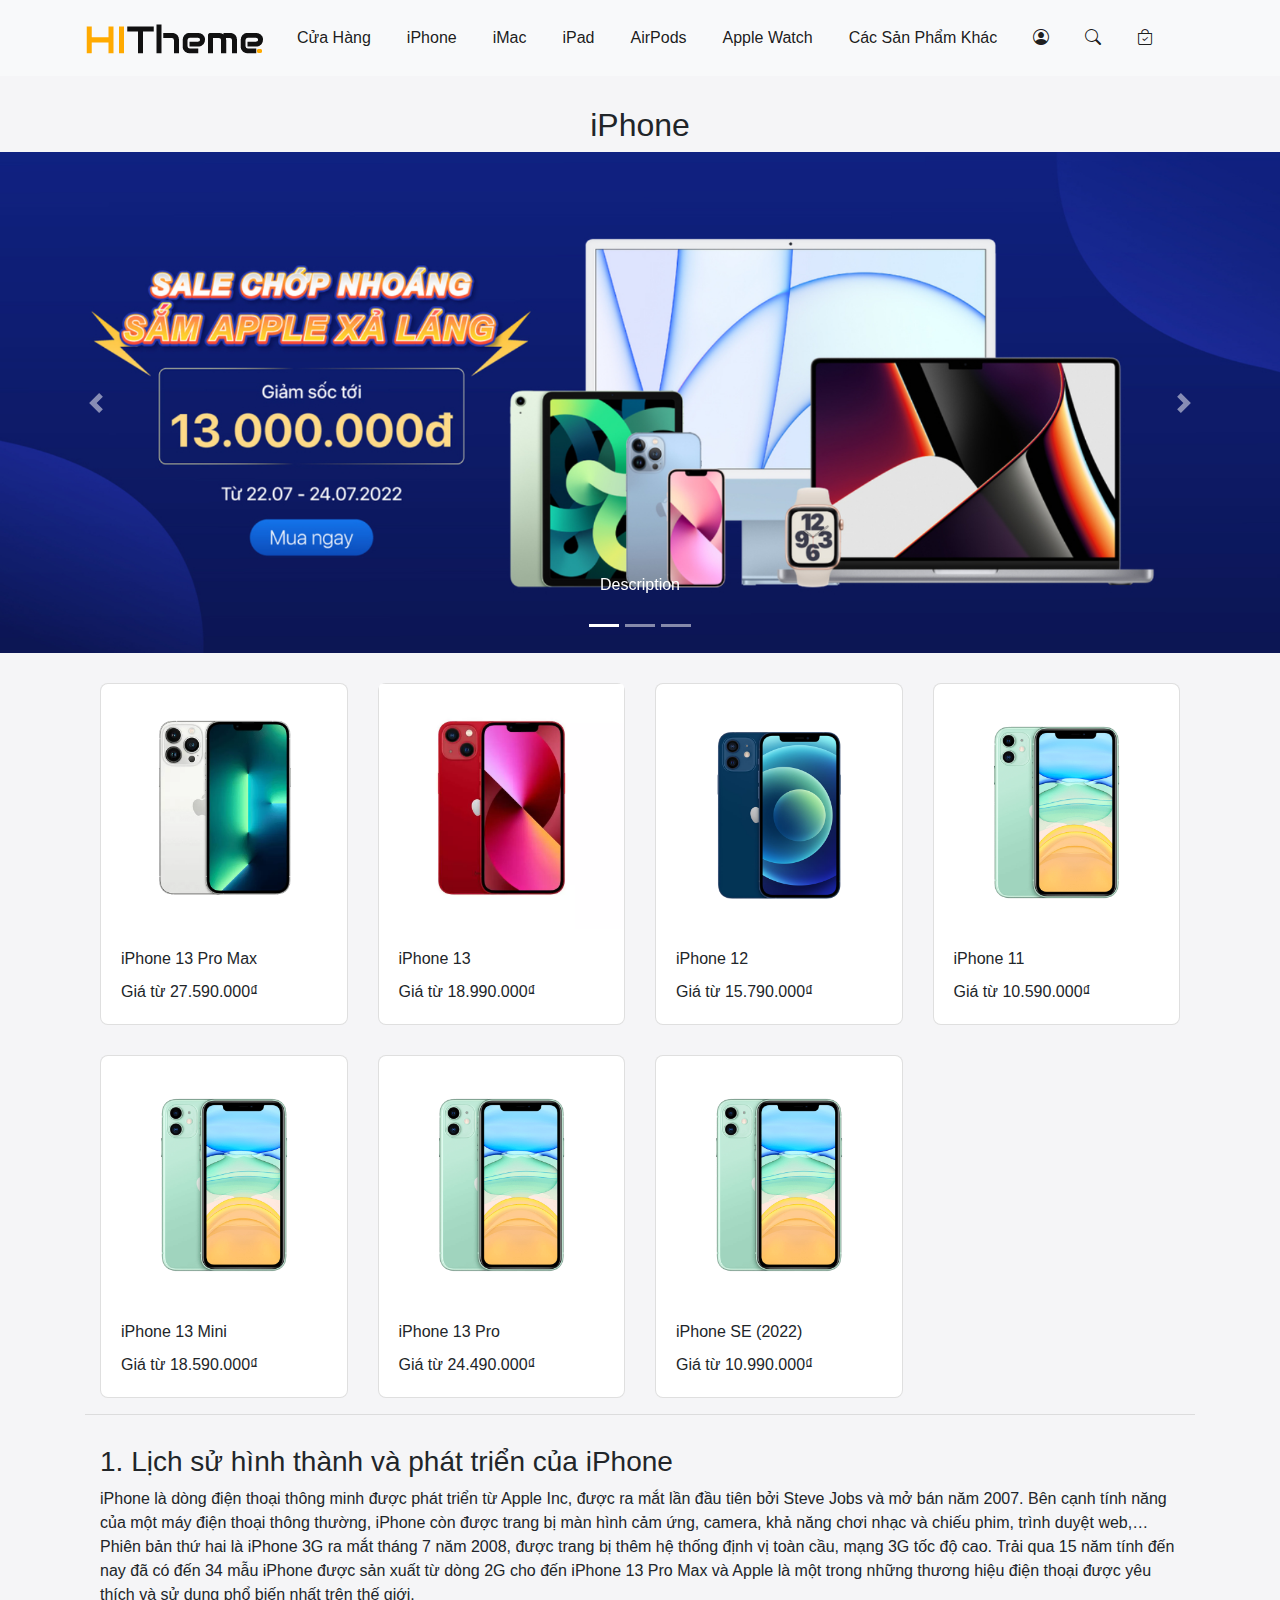
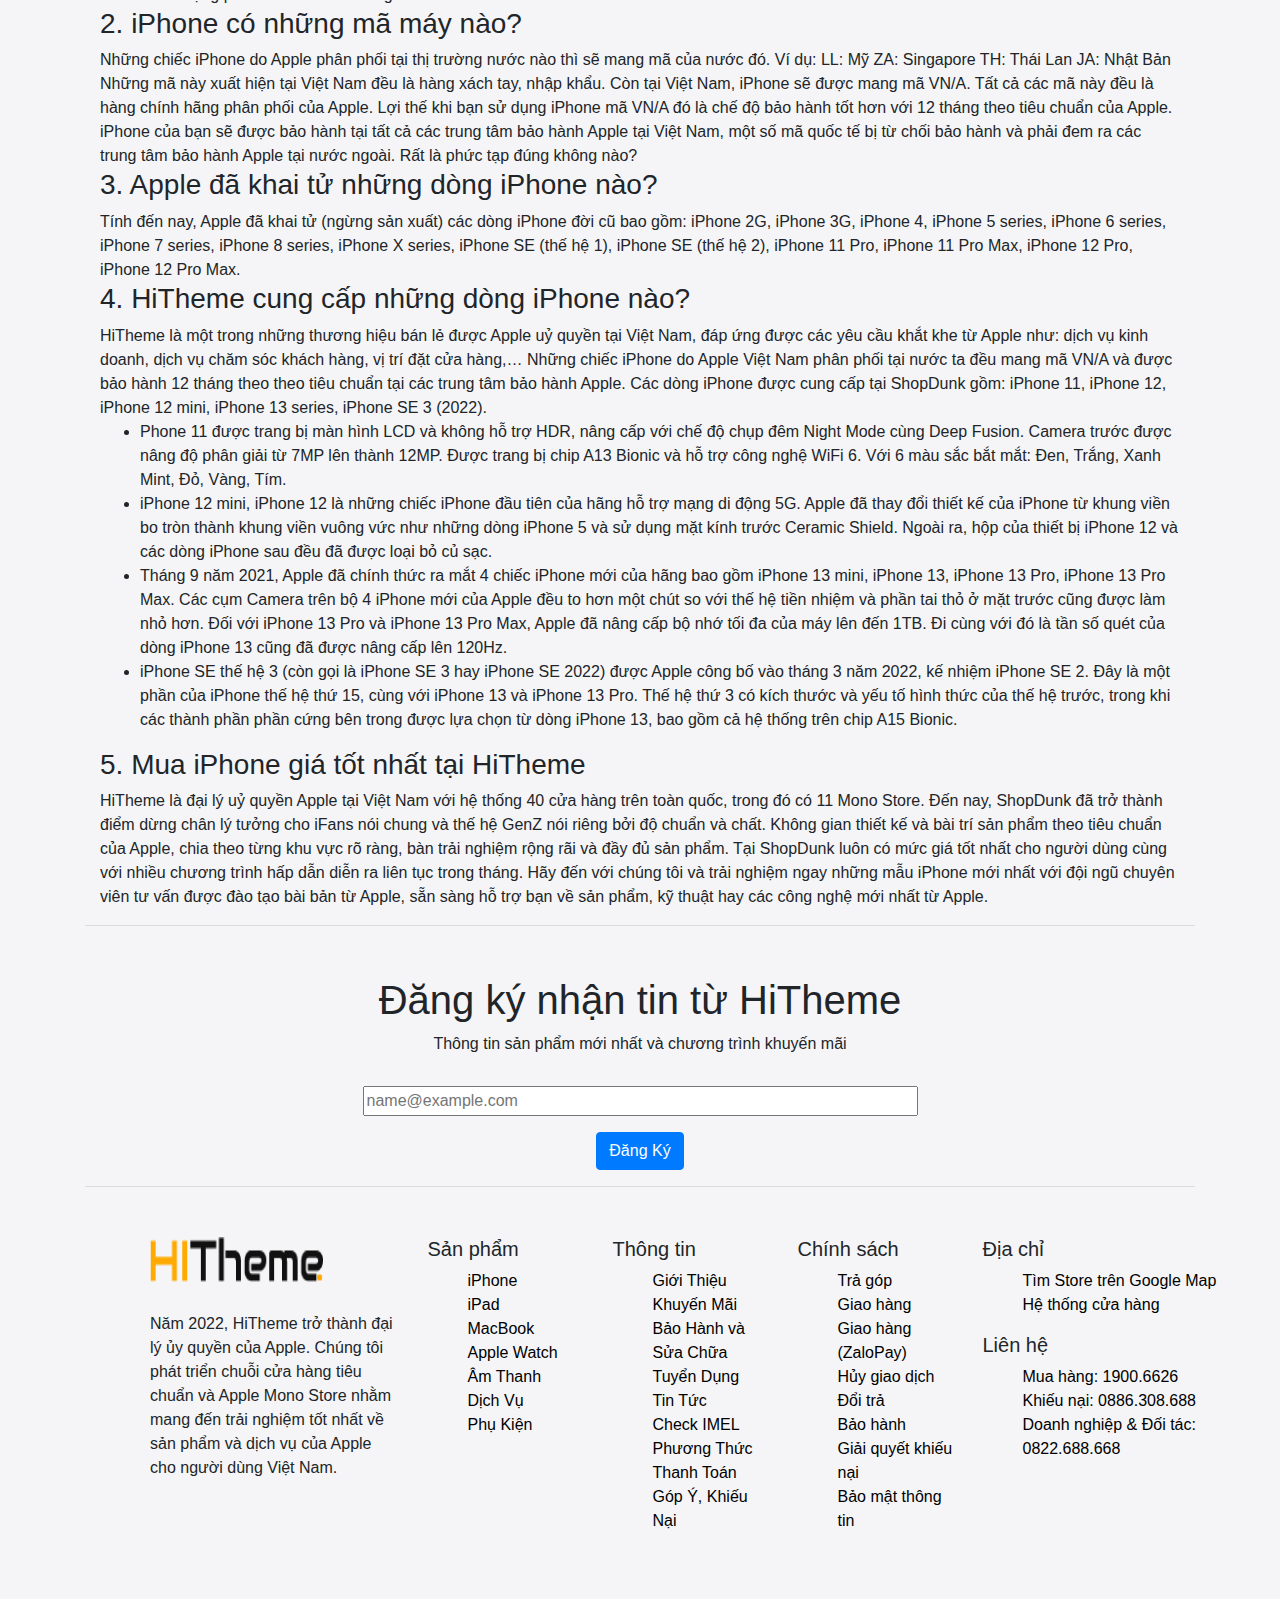
<file: iphone.html>
<!doctype html>
<html lang="en">
  <head>
    <title>Title</title>
    <!-- Required meta tags -->
    <meta charset="utf-8">
    <meta name="viewport" content="width=device-width, initial-scale=1, shrink-to-fit=no">

    <!-- Bootstrap CSS -->
    <link rel="stylesheet" href="https://cdn.jsdelivr.net/npm/bootstrap-icons@1.9.1/font/bootstrap-icons.css">
    <link rel="stylesheet" href="https://stackpath.bootstrapcdn.com/bootstrap/4.3.1/css/bootstrap.min.css" integrity="sha384-ggOyR0iXCbMQv3Xipma34MD+dH/1fQ784/j6cY/iJTQUOhcWr7x9JvoRxT2MZw1T" crossorigin="anonymous">
    <link rel="stylesheet" href="css/iphone.css">
</head>
  <body>
    <div id="header">
        <nav class="navbar navbar-expand-lg navbar-light bg-light container ">
          <div class="logo navbar-brand ">
            <a href="trangchu.html"> <img src="img/logo.png" alt=""> </a>
          </div>
          <button class="navbar-toggler" type="button" data-toggle="collapse" data-target="#navbarNav"
            aria-controls="navbarNav" aria-expanded="false" aria-label="Toggle navigation">
            <span class="navbar-toggler-icon"></span>
          </button>
          <div class="collapse navbar-collapse" id="navbarNav">
            <ul class="navbar-nav">
              <li class="nav-item active">
                <a class="nav-link" href="index.html">Cửa Hàng</a>
              </li>
              <li class="nav-item active">
                <a class="nav-link" href="iphone.html">iPhone</a>
              </li>
              <li class="nav-item active">
                <a class="nav-link" href="imac.html">iMac</a>
              </li>
              <li class="nav-item active">
                <a class="nav-link" href="ipad.html">iPad</a>
              </li>
              <li class="nav-item active">
                <a class="nav-link" href="airpod.html">AirPods</a>
              </li>
              <li class="nav-item active">
                <a class="nav-link" href="applewatch.html">Apple Watch</a>
              </li>
              <li class="nav-item active">
                <a class="nav-link" href="other.html">Các Sản Phẩm Khác</a>
              </li>
              <div class="icon-nav navbar-nav">
                <li class="nav-item active">
                  <a class="nav-link" href="login.html"><i class="bi bi-person-circle"></i></a>
                </li>
                <li class="nav-item active">
                  <a class="nav-link" href="#"><i class="bi bi-search"></i></a>
                </li>
                <li class="nav-item active">
                  <a class="nav-link" href="giohang.html"><i class="bi bi-bag-check"></i></a>
                </li>
              </div>
            </ul>
          </div>
        </nav>
      </div>
      <div class="main">
        <h2 class="container contai" style="text-align: center;">iPhone</h2>
        <div id="carouselId" class="carousel slide" data-ride="carousel">
            <ol class="carousel-indicators">
                <li data-target="#carouselId" data-slide-to="0" class="active"></li>
                <li data-target="#carouselId" data-slide-to="1"></li>
                <li data-target="#carouselId" data-slide-to="2"></li>
            </ol>
            <div class="carousel-inner" role="listbox">
                <div class="carousel-item active">
                    <img src="img/slide.png" class="d-block w-100" alt="First slide">
                    <div class="carousel-caption d-none d-md-block">
                        <p>Description</p>
                    </div>
                </div>
                <div class="carousel-item">
                    <img src="img/slide.png" class="d-block w-100" alt="Second slide">
                    <div class="carousel-caption d-none d-md-block">
                        <p>Description</p>
                    </div>
                </div>
                <div class="carousel-item">
                    <img src="img/slide.png" class="d-block w-100" alt="Third slide">
                    <div class="carousel-caption d-none d-md-block">
                        <p>Description</p>
                    </div>
                </div>
            </div>
            <a class="carousel-control-prev" href="#carouselId" role="button" data-slide="prev">
                <span class="carousel-control-prev-icon" aria-hidden="true"></span>
                <span class="sr-only">Previous</span>
            </a>
            <a class="carousel-control-next" href="#carouselId" role="button" data-slide="next">
                <span class="carousel-control-next-icon" aria-hidden="true"></span>
                <span class="sr-only">Next</span>
            </a>
        </div>
        <div class="advertise container contai">
            <div class="iphone container contai">
                <div class="row">
                    <div class="col-md-3">
                        <a href="chitietsanpham.html">
                            <div class="card text-left">
                                <img class="card-img-top" src="img/13promax.webp" alt="">
                            </a>
                                <div class="card-body">
                                    <h4 class="card-title">iPhone 13 Pro Max
                                    </h4>
                                    <p class="card-text">
                                        Giá từ 27.590.000₫
                                    </p>
                                </div>
                            </div>
                    </div>
                    <div class="col-md-3">
                        <a href="chitietsanpham.html">
                            <div class="card text-left">
                                <img class="card-img-top" src="img/ip13.webp" alt="">
                            </a>
                                <div class="card-body">
                                    <h4 class="card-title">iPhone 13
                                    </h4>
                                    <p class="card-text">
                                        Giá từ 18.990.000₫
                                    </p>
                                </div>
                            </div>
                    </div>
                    <div class="col-md-3">
                        <a href="#">
                            <div class="card text-left">
                                <img class="card-img-top" src="img/ip12.png" alt="">
                            </a>
                                <div class="card-body">
                                    <h4 class="card-title">iPhone 12
                                    </h4>
                                    <p class="card-text">
                                        Giá từ 15.790.000₫
                                    </p>
                                </div>
                            </div>
                    </div>
                    <div class="col-md-3">
                        <a href="#">
                            <div class="card text-left">
                                <img class="card-img-top" src="img/ip11.png" alt="">
                            </a>
                                <div class="card-body">
                                    <h4 class="card-title">iPhone 11
                                    </h4>
                                    <p class="card-text">
                                        Giá từ 10.590.000₫
                                    </p>
                                </div>
                            </div>
                    </div>
                    <div class="col-md-3">
                        <a href="#">
                            <div class="card cards text-left contai">
                                <img class="card-img-top" src="img/ip11.png" alt="">
                            </a>
                                <div class="card-body">
                                    <h4 class="card-title">iPhone 13 Mini
                                    </h4>
                                    <p class="card-text">
                                        Giá từ 18.590.000₫
                                    </p>
                                </div>
                            </div>
                    </div>
                    <div class="col-md-3 contai">
                        <a href="#">
                            <div class="card cards text-left">
                                <img class="card-img-top" src="img/ip11.png" alt="">
                            </a>
                                <div class="card-body">
                                    <h4 class="card-title">iPhone 13 Pro
                                    </h4>
                                    <p class="card-text">
                                        Giá từ 24.490.000₫
                                    </p>
                                </div>
                            </div>
                    </div>
                    <div class="col-md-3 contai">
                        <a href="#">
                            <div class="card cards text-left">
                                <img class="card-img-top" src="img/ip11.png" alt="">
                            </a>
                                <div class="card-body">
                                    <h4 class="card-title">iPhone SE (2022)
                                    </h4>
                                    <p class="card-text">
                                        Giá từ 10.990.000₫
                                    </p>
                                </div>
                            </div>
                    </div>
                </div>
            </div>   
            <hr>
            <div class="container contai">
                <h3>1. Lịch sử hình thành và phát triển của iPhone</h3>
                <span>iPhone là dòng điện thoại thông minh được phát triển từ Apple Inc, được ra mắt lần đầu tiên bởi Steve Jobs và mở bán năm 2007. Bên cạnh tính năng của một máy điện thoại thông thường, iPhone còn được trang bị màn hình cảm ứng, camera, khả năng chơi nhạc và chiếu phim, trình duyệt web,… Phiên bản thứ hai là iPhone 3G ra mắt tháng 7 năm 2008, được trang bị thêm hệ thống định vị toàn cầu, mạng 3G tốc độ cao.</span>
                <span>Trải qua 15 năm tính đến nay đã có đến 34 mẫu iPhone được sản xuất từ dòng 2G cho đến iPhone 13 Pro Max và Apple là một trong những thương hiệu điện thoại được yêu thích và sử dụng phổ biến nhất trên thế giới.</span>
                <h3>2. iPhone có những mã máy nào?</h3>
                <span>Những chiếc iPhone do Apple phân phối tại thị trường nước nào thì sẽ mang mã của nước đó. 

                    Ví dụ: 
                    
                    LL: Mỹ
                    ZA: Singapore
                    TH: Thái Lan
                    JA: Nhật Bản
                    Những mã này xuất hiện tại Việt Nam đều là hàng xách tay, nhập khẩu. Còn tại Việt Nam, iPhone sẽ được mang mã VN/A. Tất cả các mã này đều là hàng chính hãng phân phối của Apple. Lợi thế khi bạn sử dụng iPhone mã VN/A đó là chế độ bảo hành tốt hơn với 12 tháng theo tiêu chuẩn của Apple.
                    
                    iPhone của bạn sẽ được bảo hành tại tất cả các trung tâm bảo hành Apple tại Việt Nam, một số mã quốc tế bị từ chối bảo hành và phải đem ra các trung tâm bảo hành Apple tại nước ngoài. Rất là phức tạp đúng không nào?</span>
                    <h3>3. Apple đã khai tử những dòng iPhone nào?</h3>
                    <span>Tính đến nay, Apple đã khai tử (ngừng sản xuất) các dòng iPhone đời cũ bao gồm: iPhone 2G, iPhone 3G, iPhone 4, iPhone 5 series, iPhone 6 series, iPhone 7 series, iPhone 8 series, iPhone X series, iPhone SE (thế hệ 1), iPhone SE (thế hệ 2), iPhone 11 Pro, iPhone 11 Pro Max, iPhone 12 Pro, iPhone 12 Pro Max.</span>
                    <h3>4. HiTheme cung cấp những dòng iPhone nào?</h3>
                    <span>HiTheme là một trong những thương hiệu bán lẻ được Apple uỷ quyền tại Việt Nam, đáp ứng được các yêu cầu khắt khe từ Apple như: dịch vụ kinh doanh, dịch vụ chăm sóc khách hàng, vị trí đặt cửa hàng,…

                        Những chiếc iPhone do Apple Việt Nam phân phối tại nước ta đều mang mã VN/A và được bảo hành 12 tháng theo theo tiêu chuẩn tại các trung tâm bảo hành Apple. Các dòng iPhone được cung cấp tại ShopDunk gồm: iPhone 11, iPhone 12, iPhone 12 mini, iPhone 13 series, iPhone SE 3 (2022). </span>
                        <ul>
                            <li><span>Phone 11 được trang bị màn hình LCD và không hỗ trợ HDR, nâng cấp với chế độ chụp đêm Night Mode cùng Deep Fusion. Camera trước được nâng độ phân giải từ 7MP lên thành 12MP. Được trang bị chip A13 Bionic và hỗ trợ công nghệ WiFi 6. Với 6 màu sắc bắt mắt: Đen, Trắng, Xanh Mint, Đỏ, Vàng, Tím. </span></li>
                            <li><span>iPhone 12 mini, iPhone 12 là những chiếc iPhone đầu tiên của hãng hỗ trợ mạng di động 5G. Apple đã thay đổi thiết kế của iPhone từ khung viền bo tròn thành khung viền vuông vức như những dòng iPhone 5 và sử dụng mặt kính trước Ceramic Shield. Ngoài ra, hộp của thiết bị iPhone 12 và các dòng iPhone sau đều đã được loại bỏ củ sạc.</span></li>
                            <li><span>Tháng 9 năm 2021, Apple đã chính thức ra mắt 4 chiếc iPhone mới của hãng bao gồm iPhone 13 mini, iPhone 13, iPhone 13 Pro, iPhone 13 Pro Max. Các cụm Camera trên bộ 4 iPhone mới của Apple đều to hơn một chút so với thế hệ tiền nhiệm và phần tai thỏ ở mặt trước cũng được làm nhỏ hơn. Đối với iPhone 13 Pro và iPhone 13 Pro Max, Apple đã nâng cấp bộ nhớ tối đa của máy lên đến 1TB. Đi cùng với đó là tần số quét của dòng iPhone 13 cũng đã được nâng cấp lên 120Hz.</span></li>
                            <li><span>iPhone SE thế hệ 3 (còn gọi là iPhone SE 3 hay iPhone SE 2022) được Apple công bố vào tháng 3 năm 2022, kế nhiệm iPhone SE 2. Đây là một phần của iPhone thế hệ thứ 15, cùng với iPhone 13 và iPhone 13 Pro. Thế hệ thứ 3 có kích thước và yếu tố hình thức của thế hệ trước, trong khi các thành phần phần cứng bên trong được lựa chọn từ dòng iPhone 13, bao gồm cả hệ thống trên chip A15 Bionic.</span></li>
                        </ul>
                        <h3>5. Mua iPhone giá tốt nhất tại HiTheme</h3>
                        <span>HiTheme là đại lý uỷ quyền Apple tại Việt Nam với hệ thống 40 cửa hàng trên toàn quốc, trong đó có 11 Mono Store. Đến nay, ShopDunk đã trở thành điểm dừng chân lý tưởng cho iFans nói chung và thế hệ GenZ nói riêng bởi độ chuẩn và chất. Không gian thiết kế và bài trí sản phẩm theo tiêu chuẩn của Apple, chia theo từng khu vực rõ ràng, bàn trải nghiệm rộng rãi và đầy đủ sản phẩm.

                            Tại ShopDunk luôn có mức giá tốt nhất cho người dùng cùng với nhiều chương trình hấp dẫn diễn ra liên tục trong tháng. Hãy đến với chúng tôi và trải nghiệm ngay những mẫu iPhone mới nhất với đội ngũ chuyên viên tư vấn được đào tạo bài bản từ Apple, sẵn sàng hỗ trợ bạn về sản phẩm, kỹ thuật hay các công nghệ mới nhất từ Apple.</span>
                    </div>         
                    <hr>
            <div class="receive-email">
                <h1>Đăng ký nhận tin từ HiTheme</h1>
                <span>Thông tin sản phẩm mới nhất và chương trình khuyến mãi</span>
                <input class="form-group w-50" for="exampleFormControlInput1" type="email" class="form-control"
                    id="exampleFormControlInput1" placeholder="name@example.com">

                <button type="button" class="btn btn-primary">Đăng Ký</button>
            </div><hr>
            <div class="footer container contai">
                <div class="row">
                    <div class="col-md-3">
                        <div class="nav-logo">
                            <a href="#"><img style="width:173px ; height: 45px;" src="img/logo.png" alt=""></a>
                        </div>
                        <div class="contai">
                        <span >Năm 2022, HiTheme trở thành đại lý ủy quyền của Apple. Chúng tôi phát triển chuỗi cửa
                            hàng
                            tiêu chuẩn và Apple Mono Store nhằm mang đến trải nghiệm tốt nhất về sản phẩm và dịch vụ của
                            Apple cho người dùng Việt Nam.</span>
                          </div>
                    </div>

                    <div class="col-md-2">
                        <h5>Sản phẩm</h5>
                        <ul>
                            <li><a href="">iPhone</a></li>
                            <li><a href="">iPad</a></li>
                            <li><a href="">MacBook</a></li>
                            <li><a href="">Apple Watch</a></li>
                            <li><a href="">Âm Thanh</a></li>
                            <li><a href="">Dịch Vụ</a></li>
                            <li><a href="">Phụ Kiện</a></li>
                        </ul>
                    </div>
                    <div class="col-md-2">
                        <h5>Thông tin</h5>
                        <ul>
                            <li><a href="">Giới Thiệu</a></li>
                            <li><a href="">Khuyến Mãi</a></li>
                            <li><a href="">Bảo Hành và Sửa Chữa</a></li>
                            <li><a href="">Tuyển Dụng</a></li>
                            <li><a href="">Tin Tức</a></li>
                            <li><a href="">Check IMEL</a></li>
                            <li><a href="">Phương Thức Thanh Toán</a></li>
                            <li><a href="">Góp Ý, Khiếu Nại</a></li>
                        </ul>
                    </div>
                    <div class="col-md-2">
                        <h5>Chính sách</h5>
                        <ul>
                            <li><a href="">Trả góp</a></li>
                            <li><a href="">Giao hàng</a></li>
                            <li><a href="">Giao hàng (ZaloPay)</a></li>
                            <li><a href="">Hủy giao dịch</a></li>
                            <li><a href="">Đổi trả</a></li>
                            <li><a href="">Bảo hành</a></li>
                            <li><a href="">Giải quyết khiếu nại</a></li>
                            <li><a href="">Bảo mật thông tin</a></li>
                        </ul>
                    </div>
                    <div class="col-md-3">
                        <h5>Địa chỉ</h5>
                        <ul>
                            <li><a href="https://www.google.com/maps/search/ShopDuck/@10.9239793,106.6048545,13z/data=!3m1!4b1?hl=vi-VN">Tìm Store trên Google Map</a></li>
                            <li><a href="">Hệ thống cửa hàng</a></li>
                        </ul>
                        <h5>Liên hệ</h5>
                        <ul>
                            <li><a href="">Mua hàng: 1900.6626</a></li>
                            <li><a href="">Khiếu nại: 0886.308.688</a></li>
                            <li><a href="">Doanh nghiệp & Đối tác: 0822.688.668</a></li>
                        </ul>
                    </div>
                </div>
            </div>
    <!-- Optional JavaScript -->
    <!-- jQuery first, then Popper.js, then Bootstrap JS -->
    <script src="https://code.jquery.com/jquery-3.3.1.slim.min.js" integrity="sha384-q8i/X+965DzO0rT7abK41JStQIAqVgRVzpbzo5smXKp4YfRvH+8abtTE1Pi6jizo" crossorigin="anonymous"></script>
    <script src="https://cdnjs.cloudflare.com/ajax/libs/popper.js/1.14.7/umd/popper.min.js" integrity="sha384-UO2eT0CpHqdSJQ6hJty5KVphtPhzWj9WO1clHTMGa3JDZwrnQq4sF86dIHNDz0W1" crossorigin="anonymous"></script>
    <script src="https://stackpath.bootstrapcdn.com/bootstrap/4.3.1/js/bootstrap.min.js" integrity="sha384-JjSmVgyd0p3pXB1rRibZUAYoIIy6OrQ6VrjIEaFf/nJGzIxFDsf4x0xIM+B07jRM" crossorigin="anonymous"></script>
  </body>
</html>
</file>
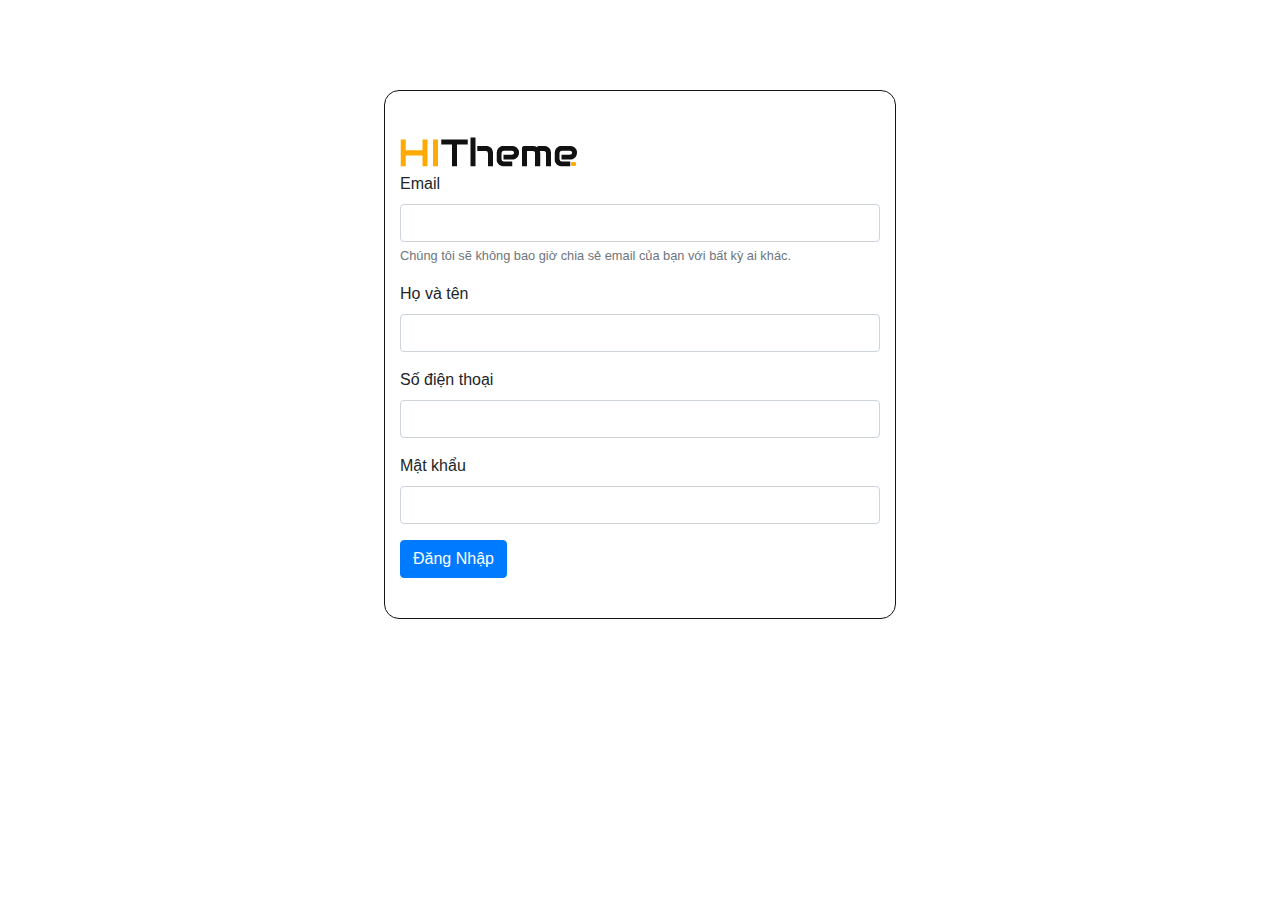
<file: login.html>
<!doctype html>
<html lang="en">
  <head>
    <title>Title</title>
    <!-- Required meta tags -->
    <meta charset="utf-8">
    <meta name="viewport" content="width=device-width, initial-scale=1, shrink-to-fit=no">

    <!-- Bootstrap CSS -->
    <link rel="stylesheet" href="https://stackpath.bootstrapcdn.com/bootstrap/4.3.1/css/bootstrap.min.css" integrity="sha384-ggOyR0iXCbMQv3Xipma34MD+dH/1fQ784/j6cY/iJTQUOhcWr7x9JvoRxT2MZw1T" crossorigin="anonymous">
    <link rel="stylesheet" href="css/login.css">
</head>
  <body>
    <form class="container" id="form-group">
        <div class="logo navbar-brand ">
            <a href="trangchu.html"> <img src="img/logo.png" alt=""> </a>
          </div>
        <div class="form-group">
          <label for="exampleInputEmail1">Email</label>
          <input type="email" class="form-control" id="exampleInputEmail1 " name="email" aria-describedby="emailHelp">
          <small id="emailHelp" class="form-text text-muted">Chúng tôi sẽ không bao giờ chia sẻ email của bạn với bất kỳ ai khác.</small>
        </div>
        <div class="form-group">
            <label for="exampleInputNumberphone">Họ và tên</label>
            <input type="phone" class="form-control" id="exampleInputNumberphone" name="name" aria-describedby="emailHelp">
          </div>
        <div class="form-group">
            <label for="exampleInputNumberphone">Số điện thoại</label>
            <input type="phone" class="form-control" id="exampleInputNumberphone" name="phone" aria-describedby="emailHelp">
          </div>
        <div class="form-group"> 
          <label for="exampleInputPassword1">Mật khẩu</label>
          <input type="password" name="password" class="form-control" id="exampleInputPassword1">
        </div>
        <button id="btnlogin" type="submit" class="btn btn-primary"><a href="trangchu.html">Đăng Nhập</a> </button>
      </form>
    <!-- Optional JavaScript -->
    <!-- jQuery first, then Popper.js, then Bootstrap JS -->
    <script src="js/login.js"></script>
    <script src="https://code.jquery.com/jquery-3.3.1.slim.min.js" integrity="sha384-q8i/X+965DzO0rT7abK41JStQIAqVgRVzpbzo5smXKp4YfRvH+8abtTE1Pi6jizo" crossorigin="anonymous"></script>
    <script src="https://cdnjs.cloudflare.com/ajax/libs/popper.js/1.14.7/umd/popper.min.js" integrity="sha384-UO2eT0CpHqdSJQ6hJty5KVphtPhzWj9WO1clHTMGa3JDZwrnQq4sF86dIHNDz0W1" crossorigin="anonymous"></script>
    <script src="https://stackpath.bootstrapcdn.com/bootstrap/4.3.1/js/bootstrap.min.js" integrity="sha384-JjSmVgyd0p3pXB1rRibZUAYoIIy6OrQ6VrjIEaFf/nJGzIxFDsf4x0xIM+B07jRM" crossorigin="anonymous"></script>
  </body>
</html>
</file>
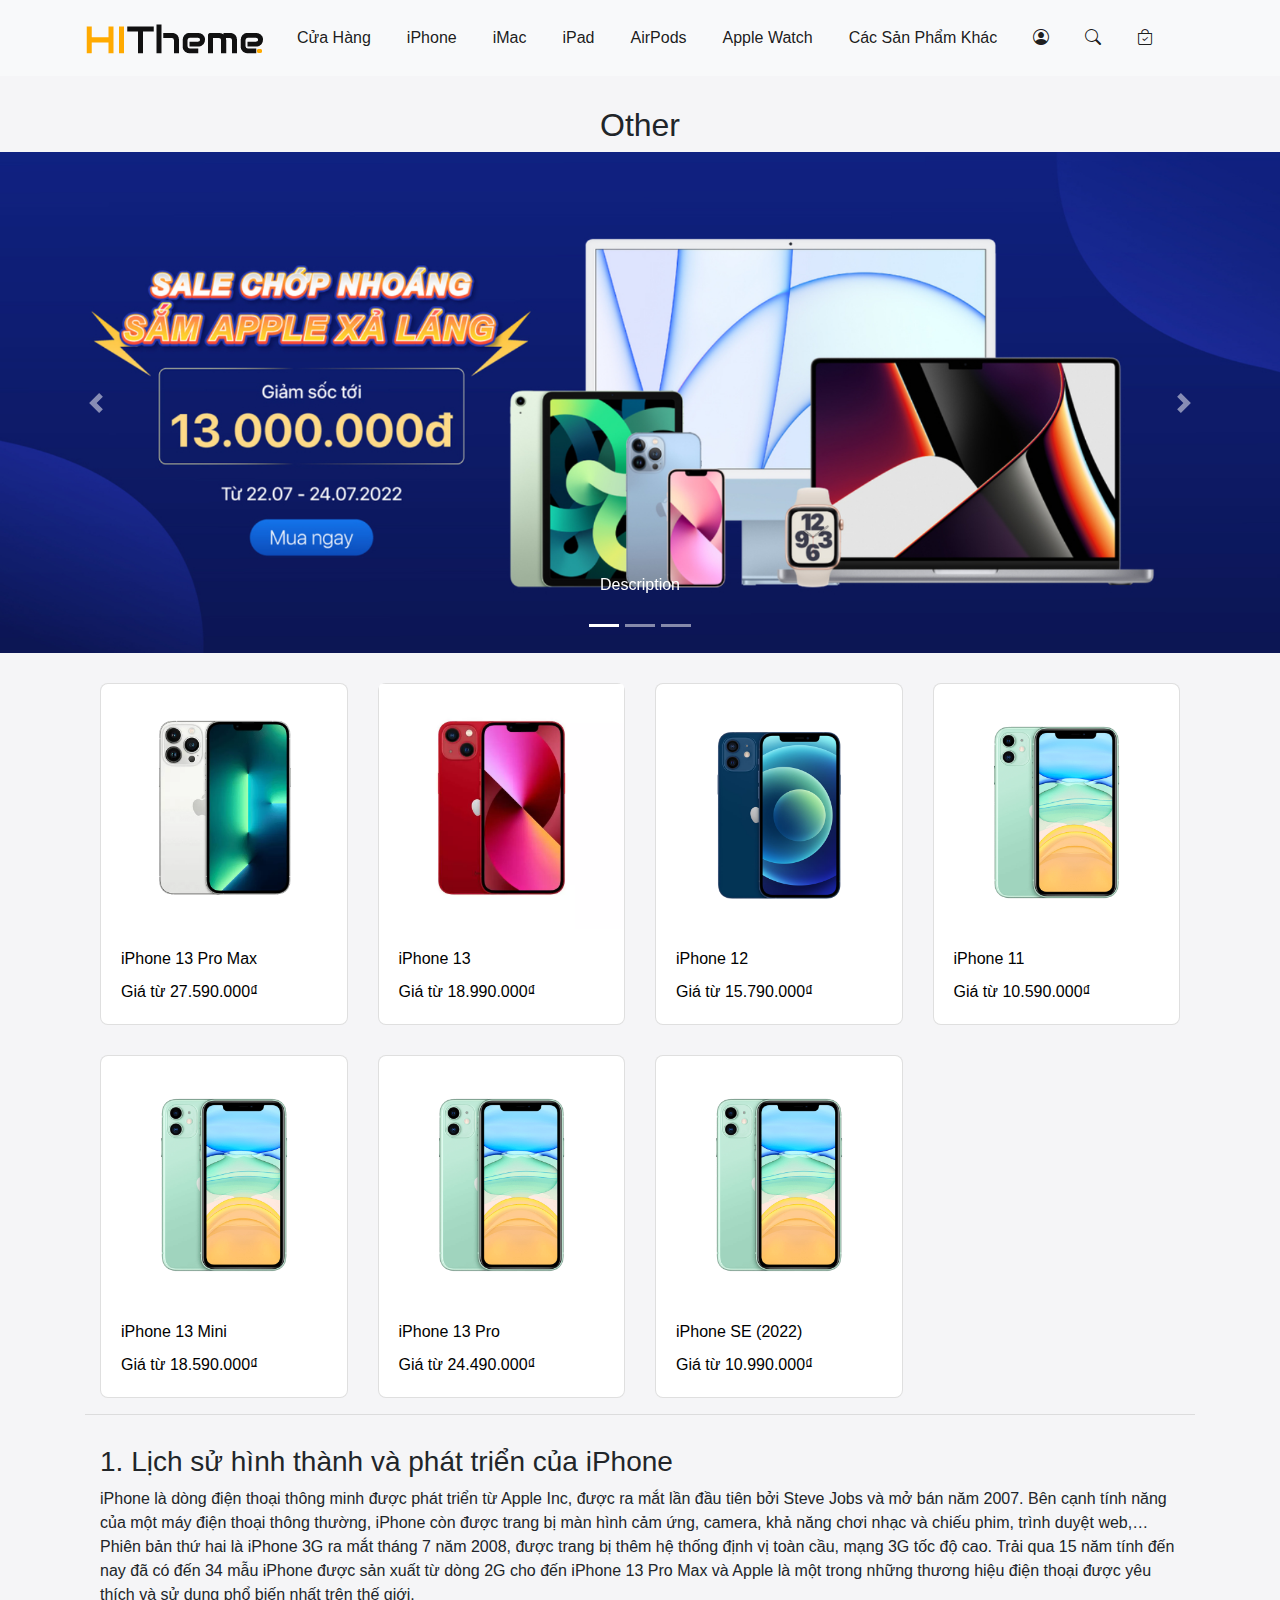
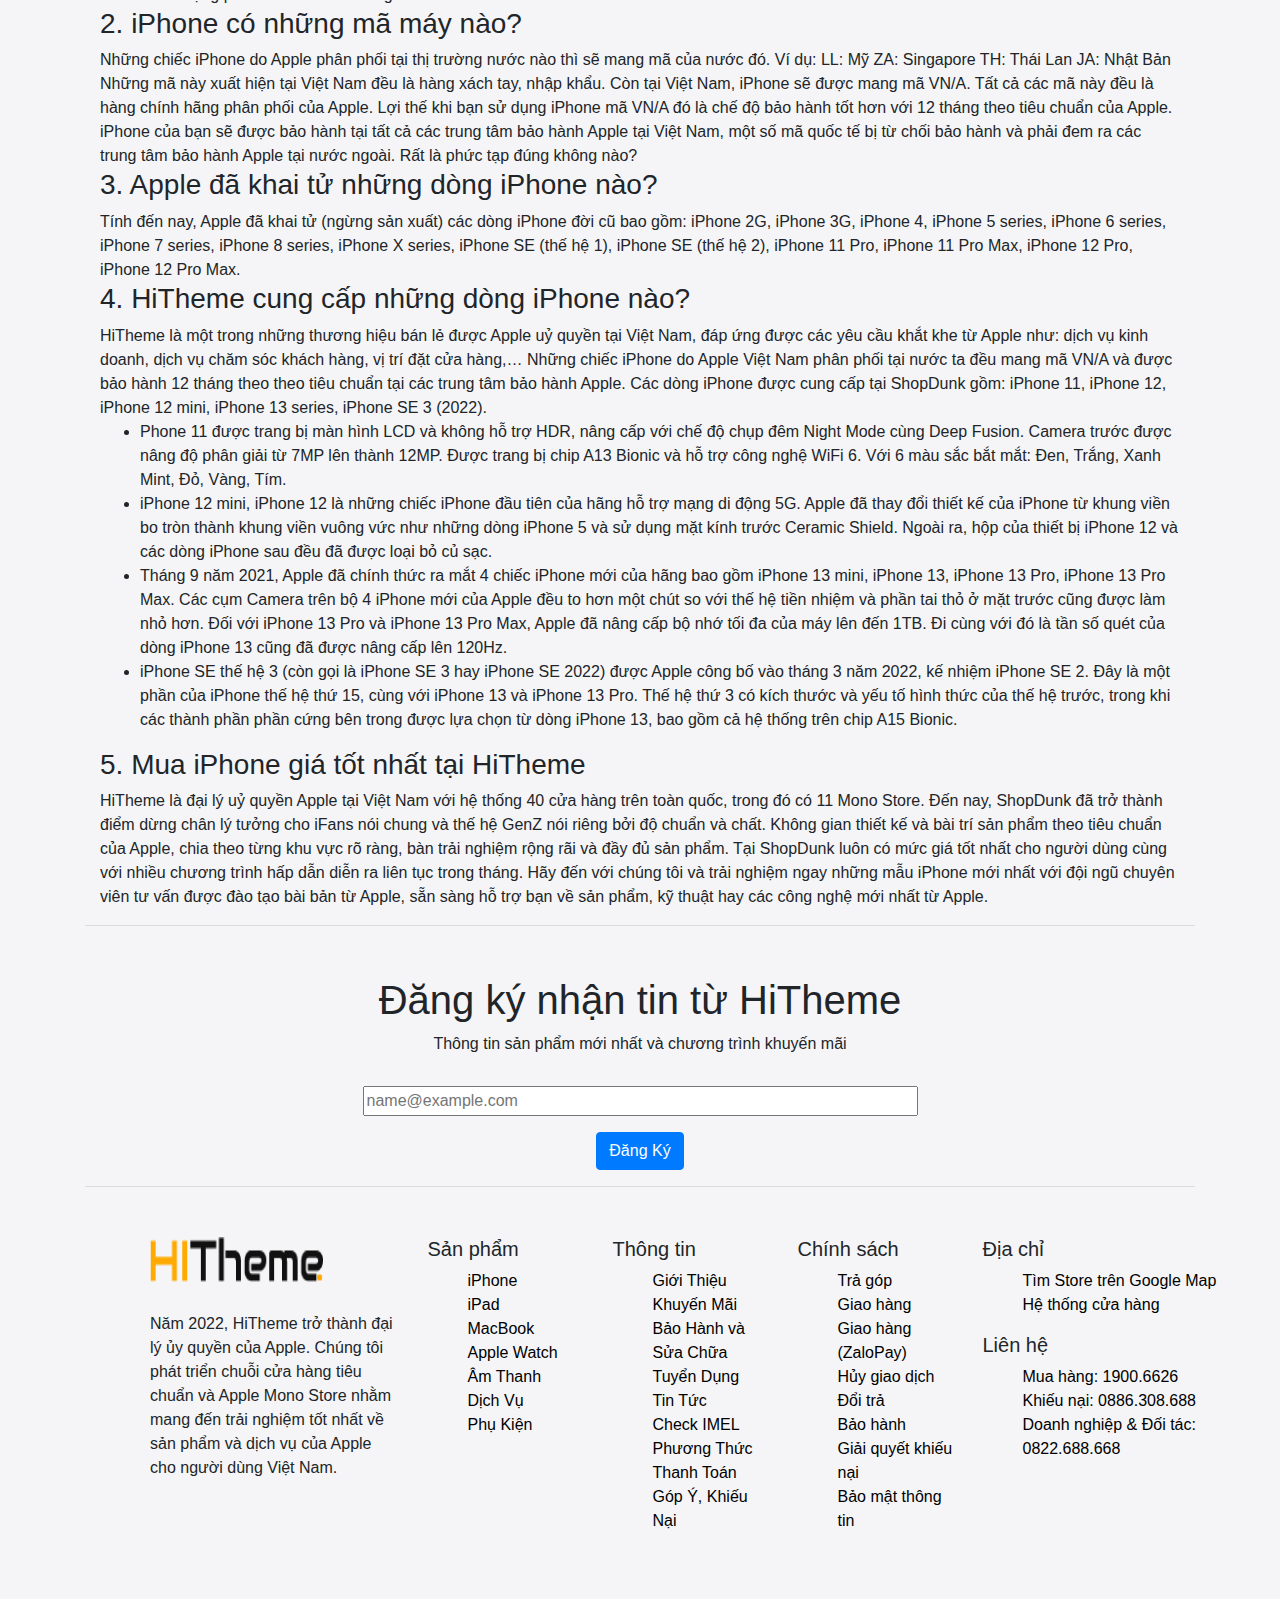
<file: other.html>
<!doctype html>
<html lang="en">
  <head>
    <title>Title</title>
    <!-- Required meta tags -->
    <meta charset="utf-8">
    <meta name="viewport" content="width=device-width, initial-scale=1, shrink-to-fit=no">

    <!-- Bootstrap CSS -->
    <link rel="stylesheet" href="https://cdn.jsdelivr.net/npm/bootstrap-icons@1.9.1/font/bootstrap-icons.css">
    <link rel="stylesheet" href="https://stackpath.bootstrapcdn.com/bootstrap/4.3.1/css/bootstrap.min.css" integrity="sha384-ggOyR0iXCbMQv3Xipma34MD+dH/1fQ784/j6cY/iJTQUOhcWr7x9JvoRxT2MZw1T" crossorigin="anonymous">
    <link rel="stylesheet" href="css/iphone.css">
</head>
  <body>
    <div id="header">
        <nav class="navbar navbar-expand-lg navbar-light bg-light container ">
            <div class="logo navbar-brand ">
              <a href="trangchu.html"> <img src="img/logo.png" alt=""> </a>
            </div>
            <button class="navbar-toggler" type="button" data-toggle="collapse" data-target="#navbarNav"
              aria-controls="navbarNav" aria-expanded="false" aria-label="Toggle navigation">
              <span class="navbar-toggler-icon"></span>
            </button>
            <div class="collapse navbar-collapse" id="navbarNav">
              <ul class="navbar-nav">
                <li class="nav-item active">
                  <a class="nav-link" href="index.html">Cửa Hàng</a>
                </li>
                <li class="nav-item active">
                  <a class="nav-link" href="iphone.html">iPhone</a>
                </li>
                <li class="nav-item active">
                  <a class="nav-link" href="imac.html">iMac</a>
                </li>
                <li class="nav-item active">
                  <a class="nav-link" href="ipad.html">iPad</a>
                </li>
                <li class="nav-item active">
                  <a class="nav-link" href="airpod.html">AirPods</a>
                </li>
                <li class="nav-item active">
                  <a class="nav-link" href="applewatch.html">Apple Watch</a>
                </li>
                <li class="nav-item active">
                  <a class="nav-link" href="other.html">Các Sản Phẩm Khác</a>
                </li>
                <div class="icon-nav navbar-nav">
                  <li class="nav-item active">
                    <a class="nav-link" href="login.html"><i class="bi bi-person-circle"></i></a>
                  </li>
                  <li class="nav-item active">
                    <a class="nav-link" href="#"><i class="bi bi-search"></i></a>
                  </li>
                  <li class="nav-item active">
                    <a class="nav-link" href="giohang.html"><i class="bi bi-bag-check"></i></a>
                  </li>
                </div>
              </ul>
            </div>
          </nav>
      </div>
      <div class="main">
        <h2 class="container contai" style="text-align: center;">Other</h2>
        <div id="carouselId" class="carousel slide" data-ride="carousel">
            <ol class="carousel-indicators">
                <li data-target="#carouselId" data-slide-to="0" class="active"></li>
                <li data-target="#carouselId" data-slide-to="1"></li>
                <li data-target="#carouselId" data-slide-to="2"></li>
            </ol>
            <div class="carousel-inner" role="listbox">
                <div class="carousel-item active">
                    <img src="img/slide.png" class="d-block w-100" alt="First slide">
                    <div class="carousel-caption d-none d-md-block">
                        <p>Description</p>
                    </div>
                </div>
                <div class="carousel-item">
                    <img src="img/slide.png" class="d-block w-100" alt="Second slide">
                    <div class="carousel-caption d-none d-md-block">
                        <p>Description</p>
                    </div>
                </div>
                <div class="carousel-item">
                    <img src="img/slide.png" class="d-block w-100" alt="Third slide">
                    <div class="carousel-caption d-none d-md-block">
                        <p>Description</p>
                    </div>
                </div>
            </div>
            <a class="carousel-control-prev" href="#carouselId" role="button" data-slide="prev">
                <span class="carousel-control-prev-icon" aria-hidden="true"></span>
                <span class="sr-only">Previous</span>
            </a>
            <a class="carousel-control-next" href="#carouselId" role="button" data-slide="next">
                <span class="carousel-control-next-icon" aria-hidden="true"></span>
                <span class="sr-only">Next</span>
            </a>
        </div>
        <div class="advertise container contai">
            <div class="iphone container contai">
                <div class="row">
                    <div class="col-md-3">
                        <a href="details.html">
                            <div class="card text-left">
                                <img class="card-img-top" src="img/13promax.webp" alt="">
                                <div class="card-body">
                                    <h4 class="card-title">iPhone 13 Pro Max
                                    </h4>
                                    <p class="card-text">
                                        Giá từ 27.590.000₫
                                    </p>
                                </div>
                            </div>
                        </a>
                    </div>
                    <div class="col-md-3">
                        <a href="details.html">
                            <div class="card text-left">
                                <img class="card-img-top" src="img/ip13.webp" alt="">
                                <div class="card-body">
                                    <h4 class="card-title">iPhone 13
                                    </h4>
                                    <p class="card-text">
                                        Giá từ 18.990.000₫
                                    </p>
                                </div>
                            </div>
                        </a>
                    </div>
                    <div class="col-md-3">
                        <a href="#">
                            <div class="card text-left">
                                <img class="card-img-top" src="img/ip12.png" alt="">
                                <div class="card-body">
                                    <h4 class="card-title">iPhone 12
                                    </h4>
                                    <p class="card-text">
                                        Giá từ 15.790.000₫
                                    </p>
                                </div>
                            </div>
                        </a>
                    </div>
                    <div class="col-md-3">
                        <a href="#">
                            <div class="card text-left">
                                <img class="card-img-top" src="img/ip11.png" alt="">
                                <div class="card-body">
                                    <h4 class="card-title">iPhone 11
                                    </h4>
                                    <p class="card-text">
                                        Giá từ 10.590.000₫
                                    </p>
                                </div>
                            </div>
                        </a>
                    </div>
                    <div class="col-md-3">
                        <a href="#">
                            <div class="card cards text-left contai">
                                <img class="card-img-top" src="img/ip11.png" alt="">
                                <div class="card-body">
                                    <h4 class="card-title">iPhone 13 Mini
                                    </h4>
                                    <p class="card-text">
                                        Giá từ 18.590.000₫
                                    </p>
                                </div>
                            </div>
                        </a>
                    </div>
                    <div class="col-md-3 contai">
                        <a href="#">
                            <div class="card cards text-left">
                                <img class="card-img-top" src="img/ip11.png" alt="">
                                <div class="card-body">
                                    <h4 class="card-title">iPhone 13 Pro
                                    </h4>
                                    <p class="card-text">
                                        Giá từ 24.490.000₫
                                    </p>
                                </div>
                            </div>
                        </a>
                    </div>
                    <div class="col-md-3 contai">
                        <a href="#">
                            <div class="card cards text-left">
                                <img class="card-img-top" src="img/ip11.png" alt="">
                                <div class="card-body">
                                    <h4 class="card-title">iPhone SE (2022)
                                    </h4>
                                    <p class="card-text">
                                        Giá từ 10.990.000₫
                                    </p>
                                </div>
                            </div>
                        </a>
                    </div>
                </div>
            </div>   
            <hr>
            <div class="container contai">
                <h3>1. Lịch sử hình thành và phát triển của iPhone</h3>
                <span>iPhone là dòng điện thoại thông minh được phát triển từ Apple Inc, được ra mắt lần đầu tiên bởi Steve Jobs và mở bán năm 2007. Bên cạnh tính năng của một máy điện thoại thông thường, iPhone còn được trang bị màn hình cảm ứng, camera, khả năng chơi nhạc và chiếu phim, trình duyệt web,… Phiên bản thứ hai là iPhone 3G ra mắt tháng 7 năm 2008, được trang bị thêm hệ thống định vị toàn cầu, mạng 3G tốc độ cao.</span>
                <span>Trải qua 15 năm tính đến nay đã có đến 34 mẫu iPhone được sản xuất từ dòng 2G cho đến iPhone 13 Pro Max và Apple là một trong những thương hiệu điện thoại được yêu thích và sử dụng phổ biến nhất trên thế giới.</span>
                <h3>2. iPhone có những mã máy nào?</h3>
                <span>Những chiếc iPhone do Apple phân phối tại thị trường nước nào thì sẽ mang mã của nước đó. 

                    Ví dụ: 
                    
                    LL: Mỹ
                    ZA: Singapore
                    TH: Thái Lan
                    JA: Nhật Bản
                    Những mã này xuất hiện tại Việt Nam đều là hàng xách tay, nhập khẩu. Còn tại Việt Nam, iPhone sẽ được mang mã VN/A. Tất cả các mã này đều là hàng chính hãng phân phối của Apple. Lợi thế khi bạn sử dụng iPhone mã VN/A đó là chế độ bảo hành tốt hơn với 12 tháng theo tiêu chuẩn của Apple.
                    
                    iPhone của bạn sẽ được bảo hành tại tất cả các trung tâm bảo hành Apple tại Việt Nam, một số mã quốc tế bị từ chối bảo hành và phải đem ra các trung tâm bảo hành Apple tại nước ngoài. Rất là phức tạp đúng không nào?</span>
                    <h3>3. Apple đã khai tử những dòng iPhone nào?</h3>
                    <span>Tính đến nay, Apple đã khai tử (ngừng sản xuất) các dòng iPhone đời cũ bao gồm: iPhone 2G, iPhone 3G, iPhone 4, iPhone 5 series, iPhone 6 series, iPhone 7 series, iPhone 8 series, iPhone X series, iPhone SE (thế hệ 1), iPhone SE (thế hệ 2), iPhone 11 Pro, iPhone 11 Pro Max, iPhone 12 Pro, iPhone 12 Pro Max.</span>
                    <h3>4. HiTheme cung cấp những dòng iPhone nào?</h3>
                    <span>HiTheme là một trong những thương hiệu bán lẻ được Apple uỷ quyền tại Việt Nam, đáp ứng được các yêu cầu khắt khe từ Apple như: dịch vụ kinh doanh, dịch vụ chăm sóc khách hàng, vị trí đặt cửa hàng,…

                        Những chiếc iPhone do Apple Việt Nam phân phối tại nước ta đều mang mã VN/A và được bảo hành 12 tháng theo theo tiêu chuẩn tại các trung tâm bảo hành Apple. Các dòng iPhone được cung cấp tại ShopDunk gồm: iPhone 11, iPhone 12, iPhone 12 mini, iPhone 13 series, iPhone SE 3 (2022). </span>
                        <ul>
                            <li><span>Phone 11 được trang bị màn hình LCD và không hỗ trợ HDR, nâng cấp với chế độ chụp đêm Night Mode cùng Deep Fusion. Camera trước được nâng độ phân giải từ 7MP lên thành 12MP. Được trang bị chip A13 Bionic và hỗ trợ công nghệ WiFi 6. Với 6 màu sắc bắt mắt: Đen, Trắng, Xanh Mint, Đỏ, Vàng, Tím. </span></li>
                            <li><span>iPhone 12 mini, iPhone 12 là những chiếc iPhone đầu tiên của hãng hỗ trợ mạng di động 5G. Apple đã thay đổi thiết kế của iPhone từ khung viền bo tròn thành khung viền vuông vức như những dòng iPhone 5 và sử dụng mặt kính trước Ceramic Shield. Ngoài ra, hộp của thiết bị iPhone 12 và các dòng iPhone sau đều đã được loại bỏ củ sạc.</span></li>
                            <li><span>Tháng 9 năm 2021, Apple đã chính thức ra mắt 4 chiếc iPhone mới của hãng bao gồm iPhone 13 mini, iPhone 13, iPhone 13 Pro, iPhone 13 Pro Max. Các cụm Camera trên bộ 4 iPhone mới của Apple đều to hơn một chút so với thế hệ tiền nhiệm và phần tai thỏ ở mặt trước cũng được làm nhỏ hơn. Đối với iPhone 13 Pro và iPhone 13 Pro Max, Apple đã nâng cấp bộ nhớ tối đa của máy lên đến 1TB. Đi cùng với đó là tần số quét của dòng iPhone 13 cũng đã được nâng cấp lên 120Hz.</span></li>
                            <li><span>iPhone SE thế hệ 3 (còn gọi là iPhone SE 3 hay iPhone SE 2022) được Apple công bố vào tháng 3 năm 2022, kế nhiệm iPhone SE 2. Đây là một phần của iPhone thế hệ thứ 15, cùng với iPhone 13 và iPhone 13 Pro. Thế hệ thứ 3 có kích thước và yếu tố hình thức của thế hệ trước, trong khi các thành phần phần cứng bên trong được lựa chọn từ dòng iPhone 13, bao gồm cả hệ thống trên chip A15 Bionic.</span></li>
                        </ul>
                        <h3>5. Mua iPhone giá tốt nhất tại HiTheme</h3>
                        <span>HiTheme là đại lý uỷ quyền Apple tại Việt Nam với hệ thống 40 cửa hàng trên toàn quốc, trong đó có 11 Mono Store. Đến nay, ShopDunk đã trở thành điểm dừng chân lý tưởng cho iFans nói chung và thế hệ GenZ nói riêng bởi độ chuẩn và chất. Không gian thiết kế và bài trí sản phẩm theo tiêu chuẩn của Apple, chia theo từng khu vực rõ ràng, bàn trải nghiệm rộng rãi và đầy đủ sản phẩm.

                            Tại ShopDunk luôn có mức giá tốt nhất cho người dùng cùng với nhiều chương trình hấp dẫn diễn ra liên tục trong tháng. Hãy đến với chúng tôi và trải nghiệm ngay những mẫu iPhone mới nhất với đội ngũ chuyên viên tư vấn được đào tạo bài bản từ Apple, sẵn sàng hỗ trợ bạn về sản phẩm, kỹ thuật hay các công nghệ mới nhất từ Apple.</span>
                    </div>    
                    <hr>     
            <div class="receive-email">
                <h1>Đăng ký nhận tin từ HiTheme</h1>
                <span>Thông tin sản phẩm mới nhất và chương trình khuyến mãi</span>
                <input class="form-group w-50" for="exampleFormControlInput1" type="email" class="form-control"
                    id="exampleFormControlInput1" placeholder="name@example.com">

                <button type="button" class="btn btn-primary">Đăng Ký</button>
            </div><hr>
            <div class="footer container contai">
                <div class="row">
                    <div class="col-md-3">
                        <div class="nav-logo">
                            <a href="#"><img style="width:173px ; height: 45px;" src="img/logo.png" alt=""></a>
                        </div>
                        <div class="contai">
                        <span >Năm 2022, HiTheme trở thành đại lý ủy quyền của Apple. Chúng tôi phát triển chuỗi cửa
                            hàng
                            tiêu chuẩn và Apple Mono Store nhằm mang đến trải nghiệm tốt nhất về sản phẩm và dịch vụ của
                            Apple cho người dùng Việt Nam.</span>
                          </div>
                    </div>

                    <div class="col-md-2">
                        <h5>Sản phẩm</h5>
                        <ul>
                            <li><a href="">iPhone</a></li>
                            <li><a href="">iPad</a></li>
                            <li><a href="">MacBook</a></li>
                            <li><a href="">Apple Watch</a></li>
                            <li><a href="">Âm Thanh</a></li>
                            <li><a href="">Dịch Vụ</a></li>
                            <li><a href="">Phụ Kiện</a></li>
                        </ul>
                    </div>
                    <div class="col-md-2">
                        <h5>Thông tin</h5>
                        <ul>
                            <li><a href="">Giới Thiệu</a></li>
                            <li><a href="">Khuyến Mãi</a></li>
                            <li><a href="">Bảo Hành và Sửa Chữa</a></li>
                            <li><a href="">Tuyển Dụng</a></li>
                            <li><a href="">Tin Tức</a></li>
                            <li><a href="">Check IMEL</a></li>
                            <li><a href="">Phương Thức Thanh Toán</a></li>
                            <li><a href="">Góp Ý, Khiếu Nại</a></li>
                        </ul>
                    </div>
                    <div class="col-md-2">
                        <h5>Chính sách</h5>
                        <ul>
                            <li><a href="">Trả góp</a></li>
                            <li><a href="">Giao hàng</a></li>
                            <li><a href="">Giao hàng (ZaloPay)</a></li>
                            <li><a href="">Hủy giao dịch</a></li>
                            <li><a href="">Đổi trả</a></li>
                            <li><a href="">Bảo hành</a></li>
                            <li><a href="">Giải quyết khiếu nại</a></li>
                            <li><a href="">Bảo mật thông tin</a></li>
                        </ul>
                    </div>
                    <div class="col-md-3">
                        <h5>Địa chỉ</h5>
                        <ul>
                            <li><a href="https://www.google.com/maps/search/ShopDuck/@10.9239793,106.6048545,13z/data=!3m1!4b1?hl=vi-VN">Tìm Store trên Google Map</a></li>
                            <li><a href="">Hệ thống cửa hàng</a></li>
                        </ul>
                        <h5>Liên hệ</h5>
                        <ul>
                            <li><a href="">Mua hàng: 1900.6626</a></li>
                            <li><a href="">Khiếu nại: 0886.308.688</a></li>
                            <li><a href="">Doanh nghiệp & Đối tác: 0822.688.668</a></li>
                        </ul>
                    </div>
                </div>
            </div>
    <!-- Optional JavaScript -->
    <!-- jQuery first, then Popper.js, then Bootstrap JS -->
    <script src="https://code.jquery.com/jquery-3.3.1.slim.min.js" integrity="sha384-q8i/X+965DzO0rT7abK41JStQIAqVgRVzpbzo5smXKp4YfRvH+8abtTE1Pi6jizo" crossorigin="anonymous"></script>
    <script src="https://cdnjs.cloudflare.com/ajax/libs/popper.js/1.14.7/umd/popper.min.js" integrity="sha384-UO2eT0CpHqdSJQ6hJty5KVphtPhzWj9WO1clHTMGa3JDZwrnQq4sF86dIHNDz0W1" crossorigin="anonymous"></script>
    <script src="https://stackpath.bootstrapcdn.com/bootstrap/4.3.1/js/bootstrap.min.js" integrity="sha384-JjSmVgyd0p3pXB1rRibZUAYoIIy6OrQ6VrjIEaFf/nJGzIxFDsf4x0xIM+B07jRM" crossorigin="anonymous"></script>
  </body>
</html>
</file>
<file: css/trangchu.css>
body{
    background-color:#f5f5f7;
}
#header{
    position: relative;
    background-color: #f8f9fa!important;
    
}
#header .nav-item{
    padding: 10px;

  
}
#header .nav-item:active a{
    color: aquamarine;

  
}
#header nav li:hover a {
        transform:scale(1.2);
        color :rgb(239, 174, 21);
}
.main{
    background-color: #F5F5F7;
}
.main > .slider > content > img{
    background-color:#f8f9fa ;
}
.contai{
    margin-top: 40px;
}
.card{
    border-radius: 8px;
}
a{
    color :#000;
}
a:hover{
    transform:scale(1.2);
    color :rgb(239, 174, 21);
}
.contai {
    margin-top: 30px;
}
.iphone{
    text-align: center;
}
.ipad{
    text-align: center;
}
.mac{
    text-align: center;
}
.airpod{
    text-align: center;
}
.watch{
    text-align: center;
}
.accessory{
    text-align: center;
}
.service{
    text-align: center;
}
.receive-email{
    text-align: center;
    margin-top: 50px;
    
}
.form-group{
    margin-top:30px ;
    display: flex;
    margin-left: 25%;
}
.footer{
    margin: 50px;
}
a{
    color: black;
    text-decoration: none ;
}

li{
    list-style-type: none;
}
h4{
    font-size:100%;
}
.card{
    border-radius: 8px;
}
.card:hover img{
    transform:scale(1.1);
}
</file>
<file: css/iphone.css>
body{
    background-color:#f5f5f7;
}
#header{
    position: relative;
    background-color: #f8f9fa!important;;
}
#header .nav-item{
    padding: 10px;

  
}
#header nav li:hover a {
        transform:scale(1.2);
        color :rgb(239, 174, 21);
}
.main{
    background-color: #F5F5F7;
}
.main .slider{
    padding: 40px;
}
.main > .slider > content > img{
    background-color:#f8f9fa ;
}
.contai{
    margin-top: 40px;
}
.card{
    border-radius: 8px;
}
a{
    color :#000;
}
a:hover{
    transform:scale(1.2);
    color :rgb(239, 174, 21);
}
.contai {
    margin-top: 30px;
}
.iphone{
    text-align: center;
}
.receive-email{
    text-align: center;
    margin-top: 50px;
    
}
.form-group{
    margin-top:30px ;
    display: flex;
    margin-left: 25%;
}
.footer{
    margin: 50px;
}
a{
    color: black;
    text-decoration: none ;
}

.footer li{
    list-style-type: none;
}
h4{
    font-size:100%;
}
.card{
    border-radius: 8px;
}
.card:hover{
    transform:scale(1.1);
}
</file>
<file: css/chitietsanpham.css>
body{
    background-color:#f5f5f7;
}
#header{
    position: relative;
    background-color: #f8f9fa!important;;
}
#header .nav-item{
    padding: 10px;

  
}
#header nav li:hover a {
        transform:scale(1.2);
        color :rgb(239, 174, 21);
}
.main{
    background-color: #F5F5F7;
}
.row{
    margin-left: 15px;
    margin-right: 15px;
}
.main .slider{
    padding: 40px;
}
.main > .slider > content > img{
    background-color:#f8f9fa ;
}
.contai{
    margin-top: 40px;
}
.card{
    border-radius: 8px;
}
a{
    color :#000;
}
a:hover{
    transform:scale(1.2);
    color :rgb(239, 174, 21);
}
.contai {
    margin-top: 30px;
}
.receive-email{
    text-align: center;
    margin-top: 50px;
    
}
.form-group{
    margin-top:30px ;
    display: flex;
    margin-left: 25%;
}
.footer{
    display:flex;
    text-align: center;
}
a{
    color: black;
    text-decoration: none ;
}

.footer li{
    list-style-type: none;
}
h4{
    font-size:100%;
}
.card{
    border-radius: 8px;
}
.card:hover img{
    transform:scale(1.1);
}
</file>
<file: css/giohang.css>
body{
    background-color:#f5f5f7;
}
#header{
    position: relative;
    background-color: #f8f9fa!important;;
}
#header .nav-item{
    padding: 10px;

  
}
#header nav li:hover a {
        transform:scale(1.2);
        color :rgb(239, 174, 21);
}
.main{
    background-color: #F5F5F7;
}
.main .slider{
    padding: 40px;
}
.main > .slider > content > img{
    background-color:#f8f9fa ;
}
.contai{
    margin-top: 40px;
}
.card{
    border-radius: 8px;
}
a{
    color :#000;
}
a:hover{
    transform:scale(1.2);
    color :rgb(239, 174, 21);
}
.contai {
    margin-top: 30px;
}
.iphone{
    text-align: center;
}
.receive-email{
    text-align: center;
    margin-top: 50px;
    
}
.form-group{
    margin-top:30px ;
    display: flex;
    margin-left: 25%;
}
.footer{
    display: flex;
    text-align: center;
}
a{
    color: black;
    text-decoration: none ;
}

.footer li{
    list-style-type: none;
}
h4{
    font-size:100%;
}
.card{
    border-radius: 8px;
}
.card:hover{
    transform:scale(1.1);
}
.product-item-text p {
    color: black;
}

.product-item-text h1 {
    font-weight: bold;
    font-size: 16px;
    color: black;
}

.product-item-text h1:hover {
    color: blue;
}

.product {
    margin-top: 30px;
    padding: 0;
    box-sizing: border-box;
    display: block;
}

.product .container {
    /* maxwidth: 1200px; */
    margin: auto;
}

.product-items {
    display: flex;
    justify-content: space-between;
    background-color: #ddd;
    padding: 12px;
}

.product-item {
    width: 19%;
    background-color: #fff;
    text-align: center;
    padding: 10px;
    display: block;
}

.product-item img {
    width: 100%;
    height: 200px;
    margin-top: 10px;
    margin-bottom: 20px;
}

.product-item-text {
    justify-content: space-between;
}

.product-item button {
    margin-top: 12px;
    height: 30px;
    padding: 0 12px;
    cursor: pointer;
    border: none;
    border-radius: 5px;
    transition: all 0.3s ease;
}

.product-item button:hover {
    background-color: #F51212;
}

form {
    margin-left: 10px;
}

table {
    color: black;
}

tbody tr img {
    width: 100px;
}

.order {
    width: 79%;
    margin: auto;
    text-align: center;
    padding-top: 30px;
    border: 5px solid #ddd;
    margin-top: 10px;
    margin-bottom: 10px;
}

.order h2 {
    margin-bottom: 30px;
    color: black;
}

.order table {
    width: 100%;
}

.order table thead tr th:first-child {
    text-align: left;
}

.order table tr td {
    border-bottom: 1px solid #ddd;
    padding: 12px 0;
}

.order table thead tr th:last-child {
    text-align: right;
}

.order table tbody tr tb:last-child {
    text-align: right;
}

.price-total {
    color: black;
    text-align: right;
    margin-bottom: 10px;
}

.price-total p {
    font-weight: bold;
    margin-right: 10px;
}
</file>
<file: css/login.css>
body{
    margin-left: 30%;
    margin-top: 7%;
    width: 40%;
    border: 1px solid #151415;
    border-radius: 15px;
}
form{
    padding: 40px;
    
}
a{
    text-align: none;
color: white;
}
a:hover{
    text-align: none;
    color: white;
}
</file>
